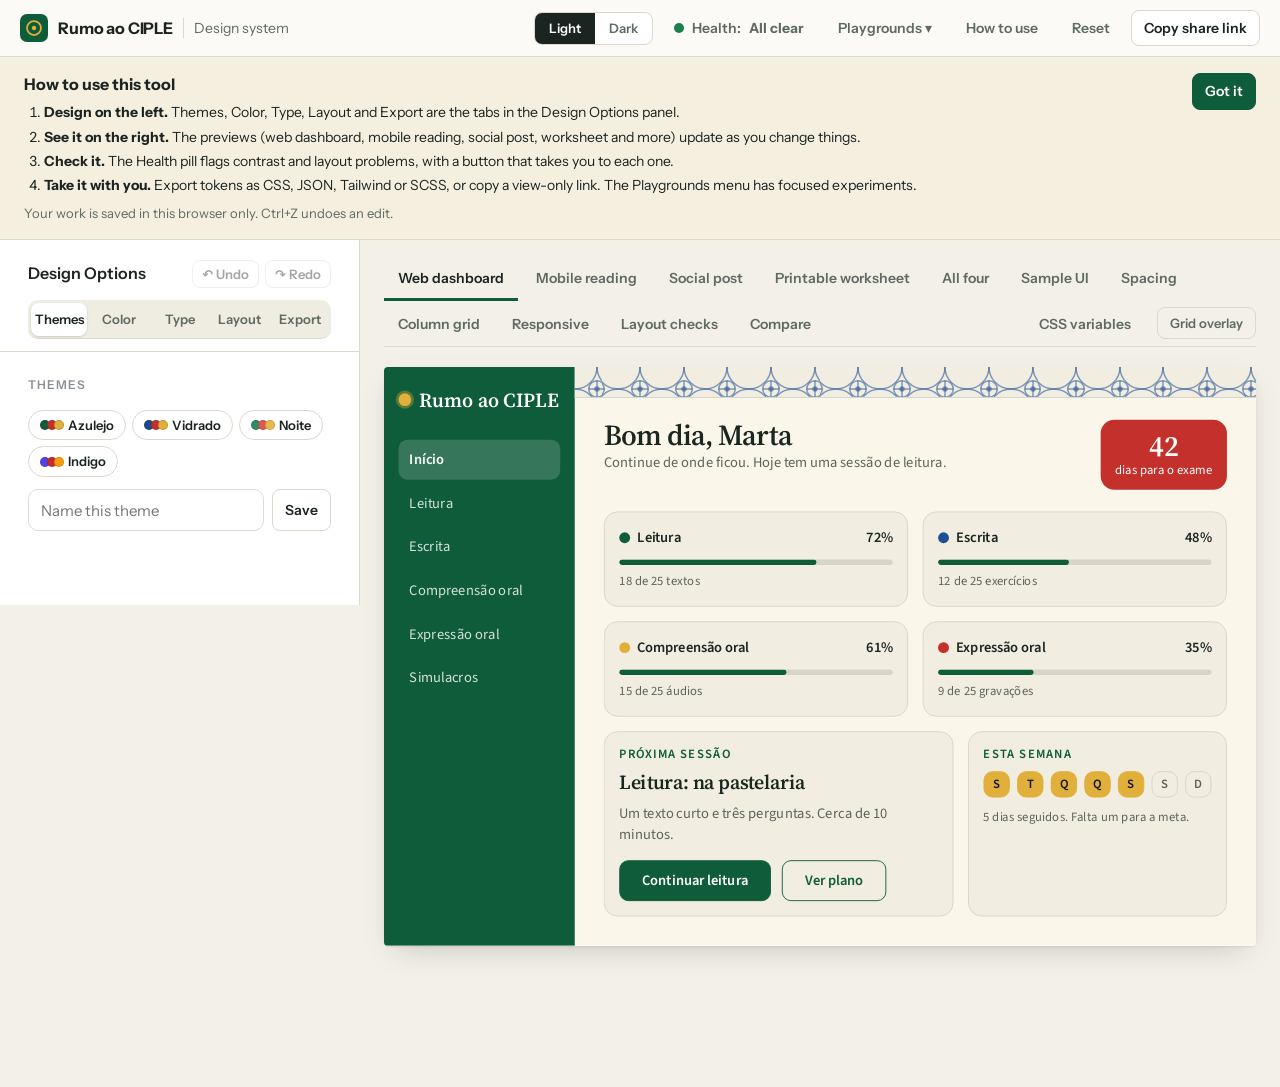
<file: index.html>
<!doctype html>
<html lang="en">
<head>
<meta charset="utf-8">
<meta name="viewport" content="width=device-width, initial-scale=1">
<title>Rumo ao CIPLE Design System</title>
<meta name="description" content="Set colour, type, spacing and shape once. See them on a study dashboard, a reading exercise, a social post and a printable worksheet, then export CSS variables or share a view-only link.">
<link rel="icon" href="data:image/svg+xml,%3Csvg xmlns='http://www.w3.org/2000/svg' viewBox='0 0 32 32'%3E%3Crect width='32' height='32' rx='7' fill='%230F5C3A'/%3E%3Ccircle cx='16' cy='16' r='8' fill='none' stroke='%23E0B03A' stroke-width='2'/%3E%3Ccircle cx='16' cy='16' r='2.5' fill='%23E0B03A'/%3E%3C/svg%3E">
<link rel="preconnect" href="https://fonts.googleapis.com">
<link rel="preconnect" href="https://fonts.gstatic.com" crossorigin>
<link href="https://fonts.googleapis.com/css2?family=Atkinson+Hyperlegible:wght@400;700&family=DM+Sans:wght@400;500;600;700&family=Fraunces:wght@400;500;600;700&family=Inter:wght@400;500;600;700&family=Instrument+Sans:wght@400;500;600;700&family=JetBrains+Mono:wght@400;500&family=Literata:wght@400;500;600;700&family=Lora:wght@400;500;600;700&family=Nunito+Sans:wght@400;500;600;700&family=Source+Sans+3:wght@400;500;600;700&family=Source+Serif+4:wght@400;500;600;700&display=swap" rel="stylesheet">
<link rel="stylesheet" href="styles.css">
</head>
<body>
<a class="skip" href="#stage">Skip to previews</a>

<header class="top">
  <div class="brand">
    <svg class="mark" viewBox="0 0 32 32" aria-hidden="true"><rect width="32" height="32" rx="8" fill="#0F5C3A"/><circle cx="16" cy="16" r="8" fill="none" stroke="#E0B03A" stroke-width="2"/><circle cx="16" cy="16" r="2.5" fill="#E0B03A"/></svg>
    <span class="brand-name">Rumo ao CIPLE</span>
    <span class="brand-sub">Design system</span>
  </div>
  <div class="top-actions">
    <span class="badge-view" id="viewBadge" hidden>View-only review</span>
    <div class="seg" id="modeSeg" role="radiogroup" aria-label="Palette: Light or Dark">
      <label><input type="radio" name="mode" value="light" checked><span>Light</span></label>
      <label><input type="radio" name="mode" value="dark"><span>Dark</span></label>
    </div>
    <button class="btn ghost health" id="healthPill" type="button" aria-label="Health summary"><span class="hd" aria-hidden="true"></span><span class="hl">Health:</span> <span class="ht">checking…</span></button>
    <div class="menu" id="toolsMenu">
      <button class="btn ghost" id="toolsBtn" type="button" aria-haspopup="true" aria-expanded="false" aria-controls="toolsList">Playgrounds <span aria-hidden="true">&#9662;</span></button>
      <ul class="menu-list" id="toolsList" hidden>
        <li><a href="type-playground.html">Type playground</a></li>
        <li><a href="color-playground.html">Color playground</a></li>
        <li><a href="layout-playground.html">Layout playground</a></li>
        <li><a href="shape-playground.html">Shape playground</a></li>
        <li><a href="token-cascade.html">Token cascade</a></li>
        <li><a href="share-playground.html">Share playground</a></li>
      </ul>
    </div>
    <button class="btn ghost" id="btnHelp" type="button" aria-controls="intro" aria-expanded="false">How to use</button>
    <button class="btn ghost" id="btnReset" type="button">Reset</button>
    <button class="btn" id="btnShare" type="button">Copy share link</button>
    <button class="btn solid" id="btnEdit" type="button" hidden>Open a copy to edit</button>
  </div>
</header>

<section class="intro" id="intro" aria-labelledby="introH" hidden>
  <div class="intro-body">
    <h2 id="introH">How to use this tool</h2>
    <ol>
      <li><strong>Design on the left.</strong> Themes, Color, Type, Layout and Export are the tabs in the Design Options panel.</li>
      <li><strong>See it on the right.</strong> The previews (web dashboard, mobile reading, social post, worksheet and more) update as you change things.</li>
      <li><strong>Check it.</strong> The Health pill flags contrast and layout problems, with a button that takes you to each one.</li>
      <li><strong>Take it with you.</strong> Export tokens as CSS, JSON, Tailwind or SCSS, or copy a view-only link. The Playgrounds menu has focused experiments.</li>
    </ol>
    <p class="intro-note">Your work is saved in this browser only. Ctrl+Z undoes an edit.</p>
  </div>
  <button class="btn solid" id="introClose" type="button">Got it</button>
</section>

<div class="shell">
  <aside class="panel" id="panel" aria-label="Design settings"></aside>

  <main class="main" id="stage" tabindex="-1">
    <div class="tabs" role="tablist" aria-label="Preview format">
      <button role="tab" data-view="web" aria-selected="true">Web dashboard</button>
      <button role="tab" data-view="mobile" aria-selected="false">Mobile reading</button>
      <button role="tab" data-view="social" aria-selected="false">Social post</button>
      <button role="tab" data-view="print" aria-selected="false">Printable worksheet</button>
      <button role="tab" data-view="all" aria-selected="false">All four</button>
      <button role="tab" data-view="ui" aria-selected="false">Sample UI</button>
      <button role="tab" data-view="space" aria-selected="false">Spacing</button>
      <button role="tab" data-view="grid" aria-selected="false">Column grid</button>
      <button role="tab" data-view="resp" aria-selected="false">Responsive</button>
      <button role="tab" data-view="checks" aria-selected="false">Layout checks <span id="ckBadge" class="cbadge" hidden></span></button>
      <button role="tab" data-view="compare" aria-selected="false">Compare</button>
      <button role="tab" data-view="css" aria-selected="false" class="tab-css">CSS variables</button>
      <button type="button" id="btnGrid" class="tab-grid" aria-pressed="false" title="Show the column grid over the previews">Grid overlay</button>
    </div>

    <!-- WEB DASHBOARD -->
    <section class="view on" id="view-web" role="tabpanel">
      <div class="slot"><div class="fit" data-name="Web study dashboard" data-w="960"><div class="frame pv pv-web" lang="pt-PT">
        <aside class="w-side">
          <div class="w-logo"><span class="w-dot"></span>Rumo ao CIPLE</div>
          <nav class="w-nav">
            <span class="on">Início</span><span>Leitura</span><span>Escrita</span><span>Compreensão oral</span><span>Expressão oral</span><span>Simulacros</span>
          </nav>
        </aside>
        <div class="w-main">
          <div class="tile-strip"></div>
          <div class="w-head">
            <div>
              <h1>Bom dia, Marta</h1>
              <p class="muted">Continue de onde ficou. Hoje tem uma sessão de leitura.</p>
            </div>
            <div class="w-count"><strong>42</strong><span>dias para o exame</span></div>
          </div>
          <div class="w-skills">
            <div class="card skill"><div class="s-top"><i class="d d1"></i><h3>Leitura</h3><b>72%</b></div><div class="bar"><u style="width:72%"></u></div><p class="muted sm">18 de 25 textos</p></div>
            <div class="card skill"><div class="s-top"><i class="d d2"></i><h3>Escrita</h3><b>48%</b></div><div class="bar"><u style="width:48%"></u></div><p class="muted sm">12 de 25 exercícios</p></div>
            <div class="card skill"><div class="s-top"><i class="d d3"></i><h3>Compreensão oral</h3><b>61%</b></div><div class="bar"><u style="width:61%"></u></div><p class="muted sm">15 de 25 áudios</p></div>
            <div class="card skill"><div class="s-top"><i class="d d4"></i><h3>Expressão oral</h3><b>35%</b></div><div class="bar"><u style="width:35%"></u></div><p class="muted sm">9 de 25 gravações</p></div>
          </div>
          <div class="w-row">
            <div class="card next">
              <p class="eyebrow">Próxima sessão</p>
              <h2>Leitura: na pastelaria</h2>
              <p class="muted">Um texto curto e três perguntas. Cerca de 10 minutos.</p>
              <div class="btns"><span class="pv-btn">Continuar leitura</span><span class="pv-btn alt">Ver plano</span></div>
            </div>
            <div class="card week">
              <p class="eyebrow">Esta semana</p>
              <div class="days"><span class="x">S</span><span class="x">T</span><span class="x">Q</span><span class="x">Q</span><span class="x">S</span><span>S</span><span>D</span></div>
              <p class="muted sm">5 dias seguidos. Falta um para a meta.</p>
            </div>
          </div>
        </div>
      </div></div></div>
    </section>

    <!-- MOBILE READING -->
    <section class="view" id="view-mobile" role="tabpanel">
      <div class="slot"><div class="fit" data-name="Mobile reading exercise" data-w="360"><div class="frame pv pv-mobile" lang="pt-PT">
        <div class="m-bar"><span class="m-back" aria-hidden="true">&larr;</span><b>Leitura</b><span class="muted">3 de 8</span></div>
        <div class="m-progress"><u style="width:37.5%"></u></div>
        <div class="m-body">
          <p class="eyebrow">Texto · Nível A2</p>
          <h2>Na pastelaria</h2>
          <p class="m-text">Hoje é sábado. A Ana vai à pastelaria da rua das Flores com o irmão. Eles comem dois pastéis de nata e bebem um galão. Depois, vão ao mercado comprar fruta.</p>
          <div class="m-q">
            <h3>O que fazem a Ana e o irmão depois da pastelaria?</h3>
            <div class="opt on"><i></i>Vão ao mercado.</div>
            <div class="opt"><i></i>Vão para casa.</div>
            <div class="opt"><i></i>Vão ao cinema.</div>
          </div>
        </div>
        <div class="m-foot"><span class="pv-btn block">Verificar resposta</span></div>
      </div></div></div>
    </section>

    <!-- SOCIAL POST -->
    <section class="view" id="view-social" role="tabpanel">
      <div class="slot"><div class="fit" data-name="Social vocabulary post" data-w="540"><div class="frame pv pv-social" lang="pt-PT">
        <div class="s-body">
          <p class="s-tag">Vocabulário CIPLE · À mesa</p>
          <h1>o pão</h1>
          <p class="s-tr">bread</p>
          <div class="s-ex"><p>Quero um pão, por favor.</p><small>I would like some bread, please.</small></div>
        </div>
        <div class="s-foot"><span>Rumo ao CIPLE</span><span>Português europeu · A2</span></div>
        <div class="s-tiles"></div>
      </div></div></div>
    </section>

    <!-- PRINT WORKSHEET -->
    <section class="view" id="view-print" role="tabpanel">
      <div class="print-wrap">
        <div class="slot"><div class="fit" data-name="Printable CIPLE worksheet" data-w="794"><div class="frame pv pv-print" lang="pt-PT">
          <div class="p-tiles"></div>
          <div class="p-sheet">
            <p class="eyebrow">Rumo ao CIPLE · Leitura · Nível A2</p>
            <h1>Ficha de prática 03</h1>
            <div class="p-meta"><span>Nome</span><span>Data</span></div>

            <div class="ex">
              <h2><i>1</i>Leia o texto.</h2>
              <p>O Rui mora em Coimbra. Todos os dias, acorda às sete horas e toma o pequeno-almoço com a mãe. Depois, apanha o autocarro para a universidade.</p>
              <p class="q"><b>A que horas acorda o Rui?</b></p>
              <ul class="checks"><li>Às sete horas.</li><li>Às oito horas.</li><li>Às nove horas.</li></ul>
            </div>

            <div class="ex">
              <h2><i>2</i>Complete com <em>ser</em> ou <em>estar</em>.</h2>
              <ol class="fill">
                <li>Eu <u></u> de Lisboa.</li>
                <li>O café <u></u> quente.</li>
                <li>Nós <u></u> estudantes.</li>
              </ol>
            </div>

            <div class="ex">
              <h2><i>3</i>Escreva três frases sobre o seu dia.</h2>
              <div class="rule"></div><div class="rule"></div><div class="rule"></div>
            </div>
          </div>
          <div class="p-foot"><span>Rumo ao CIPLE · Ficha 03</span><span>Página 1 de 1</span></div>
        </div></div></div>

        <aside class="specs" aria-label="Print specification">
          <div class="specs-head">
            <h2>Print specification</h2>
            <button class="btn solid" id="btnPrint" type="button">Print worksheet</button>
          </div>
          <p class="note">Exact values behind this worksheet. Sizes are in pt for print (A4, 1 pt = 1.333 px on screen).</p>
          <div id="specType"></div>
          <div id="specColor"></div>
        </aside>
      </div>
    </section>

    <!-- ALL FOUR -->
    <section class="view" id="view-all" role="tabpanel">
      <div class="all-grid" id="allGrid"></div>
    </section>

    <!-- SAMPLE UI (role colors only, both palettes) -->
    <section class="view" id="view-ui" role="tabpanel">
      <p class="note">An interface built only from the color roles. Light and Dark are separate palettes, shown together. The outlined one is the palette you are editing.</p>
      <div class="previews" id="uiBoth"></div>
    </section>

    <!-- SPACING (named scale, sample cards) -->
    <section class="view" id="view-space" role="tabpanel">
      <div class="spl-head">
        <p class="note">Card padding, the gaps between parts and the gap between cards use only the space names. Change the base unit in the left panel and everything resizes together.</p>
        <label><input type="checkbox" id="splGuides" checked> Show spacing guides</label>
      </div>
      <p class="spl-legend" aria-hidden="true"><span><i style="background:#DCE8FB"></i>Card padding</span><span><i style="background:#F9D9D2"></i>Gap</span></p>
      <div class="spl-stage spl-on" id="splStage"><div class="spl-cards" id="splCards"></div></div>
    </section>

    <!-- COLUMN GRID -->
    <section class="view" id="view-grid" role="tabpanel">
      <p class="note">Columns, gutter and margin come from the Layout grid section in the left panel. Gutter and margin use the space names. Red bands are columns, hatched blue is the margin.</p>
      <div class="lg-stage" id="lgStage">
        <div class="lg-wrap">
          <div class="lg-mg l"></div><div class="lg-mg r"></div>
          <div class="lg-bands" id="lgBands" aria-hidden="true"></div>
          <div id="lgRows"></div>
        </div>
      </div>
      <p class="lg-read" id="lgRead"></p>
    </section>

    <!-- RESPONSIVE STRATEGIES -->
    <section class="view" id="view-resp" role="tabpanel">
      <p class="note">Drag the right edge of the frame (or focus it and use the arrow keys) from 240 to 900 px. Fluid keeps one arrangement and the cards flex. Adaptive uses fixed 160 px cards that jump at your breakpoints. Combination flexes within a breakpoint and reflows between them. Set the mode and breakpoints in the left panel.</p>
      <div class="lay-rstage" id="rstage">
        <div class="lay-ruler" id="rRuler" aria-hidden="true"></div>
        <div class="lay-frame" id="rframe" style="width:640px">
          <div class="lay-rcards" id="rcards" hidden></div>
          <div class="lay-real" id="rreal"></div>
          <div class="lay-handle" id="rhandle" role="slider" tabindex="0" aria-label="Frame width" aria-valuemin="240" aria-valuemax="900" aria-valuenow="640"></div>
        </div>
        <p class="lay-info"><span id="rW"></span><span id="rC"></span><span id="rR"></span></p>
      </div>
    </section>

    <!-- COMPARE -->
    <section class="view" id="view-compare" role="tabpanel">
      <p class="note" id="cmpNote"></p>
      <div class="cmp-ctl">
        <div class="field"><label for="cmpA">Left</label><select id="cmpA"></select></div>
        <button type="button" class="btn" id="cmpSwap" aria-label="Swap left and right">⇄ Swap</button>
        <div class="field"><label for="cmpB">Right</label><select id="cmpB"></select></div>
        <div class="seg" role="radiogroup" aria-label="Screen to compare"><label><input type="radio" name="cmpscreen" value="web" checked><span>Dashboard</span></label><label><input type="radio" name="cmpscreen" value="mobile"><span>Reading</span></label></div>
      </div>
      <div class="cmp-grid">
        <article class="cmp-side" id="cmp-a" aria-labelledby="cmp-a-h">
          <header><h3 id="cmp-a-h"></h3><button type="button" class="btn sm" data-use="a">Use this theme</button></header>
          <div class="cmp-sw" aria-hidden="true"></div><div class="cmp-health"></div><div class="cmp-view"></div>
        </article>
        <article class="cmp-side" id="cmp-b" aria-labelledby="cmp-b-h">
          <header><h3 id="cmp-b-h"></h3><button type="button" class="btn sm" data-use="b">Use this theme</button></header>
          <div class="cmp-sw" aria-hidden="true"></div><div class="cmp-health"></div><div class="cmp-view"></div>
        </article>
      </div>
    </section>

    <!-- HEALTH -->
    <section class="view" id="view-health" role="tabpanel">
      <h2 class="hl-title" id="hlTitle">Checking…</h2>
      <p class="note" id="hlSub"></p>
      <div class="hl-cats" id="hlCats"></div>
      <ul class="hl-list" id="hlList"></ul>
    </section>

    <!-- LAYOUT CHECKS -->
    <section class="view" id="view-checks" role="tabpanel">
      <p class="note">The real dashboard and reading screens, rendered off-screen at each width with your current strategy and breakpoints. Overflow fails. Text under 14 px and tap targets under 44 px warn, and fail below 12 px and 24 px. Reading line length passes at 45 to 75 characters (32 to 60 on phones under 480 px). "Long words" swaps in long Portuguese words to see whether the layout holds.</p>
      <div id="ckOut"></div>
    </section>

    <!-- CSS -->
    <section class="view" id="view-css" role="tabpanel">
      <div class="css-wrap">
        <div class="css-head">
          <div>
            <h2>CSS variables</h2>
            <div class="seg" role="radiogroup" aria-label="Which CSS to show">
              <label><input type="radio" name="csskind" value="shared" checked><span>tokens.css</span></label>
              <label><input type="radio" name="csskind" value="preview"><span>Preview variables</span></label>
            </div>
            <p class="note" id="cssNote"></p>
          </div>
          <div class="css-actions">
            <button class="btn" id="btnCopyCss" type="button">Copy</button>
            <button class="btn solid" id="btnDownloadCss" type="button">Download</button>
          </div>
        </div>
        <pre class="code" id="cssOut" tabindex="0" aria-label="Generated CSS variables"></pre>
      </div>
    </section>
  </main>
</div>

<div class="toast" id="toast" role="status" aria-live="polite"></div>
<script src="app.js"></script>
</body>
</html>
</file>
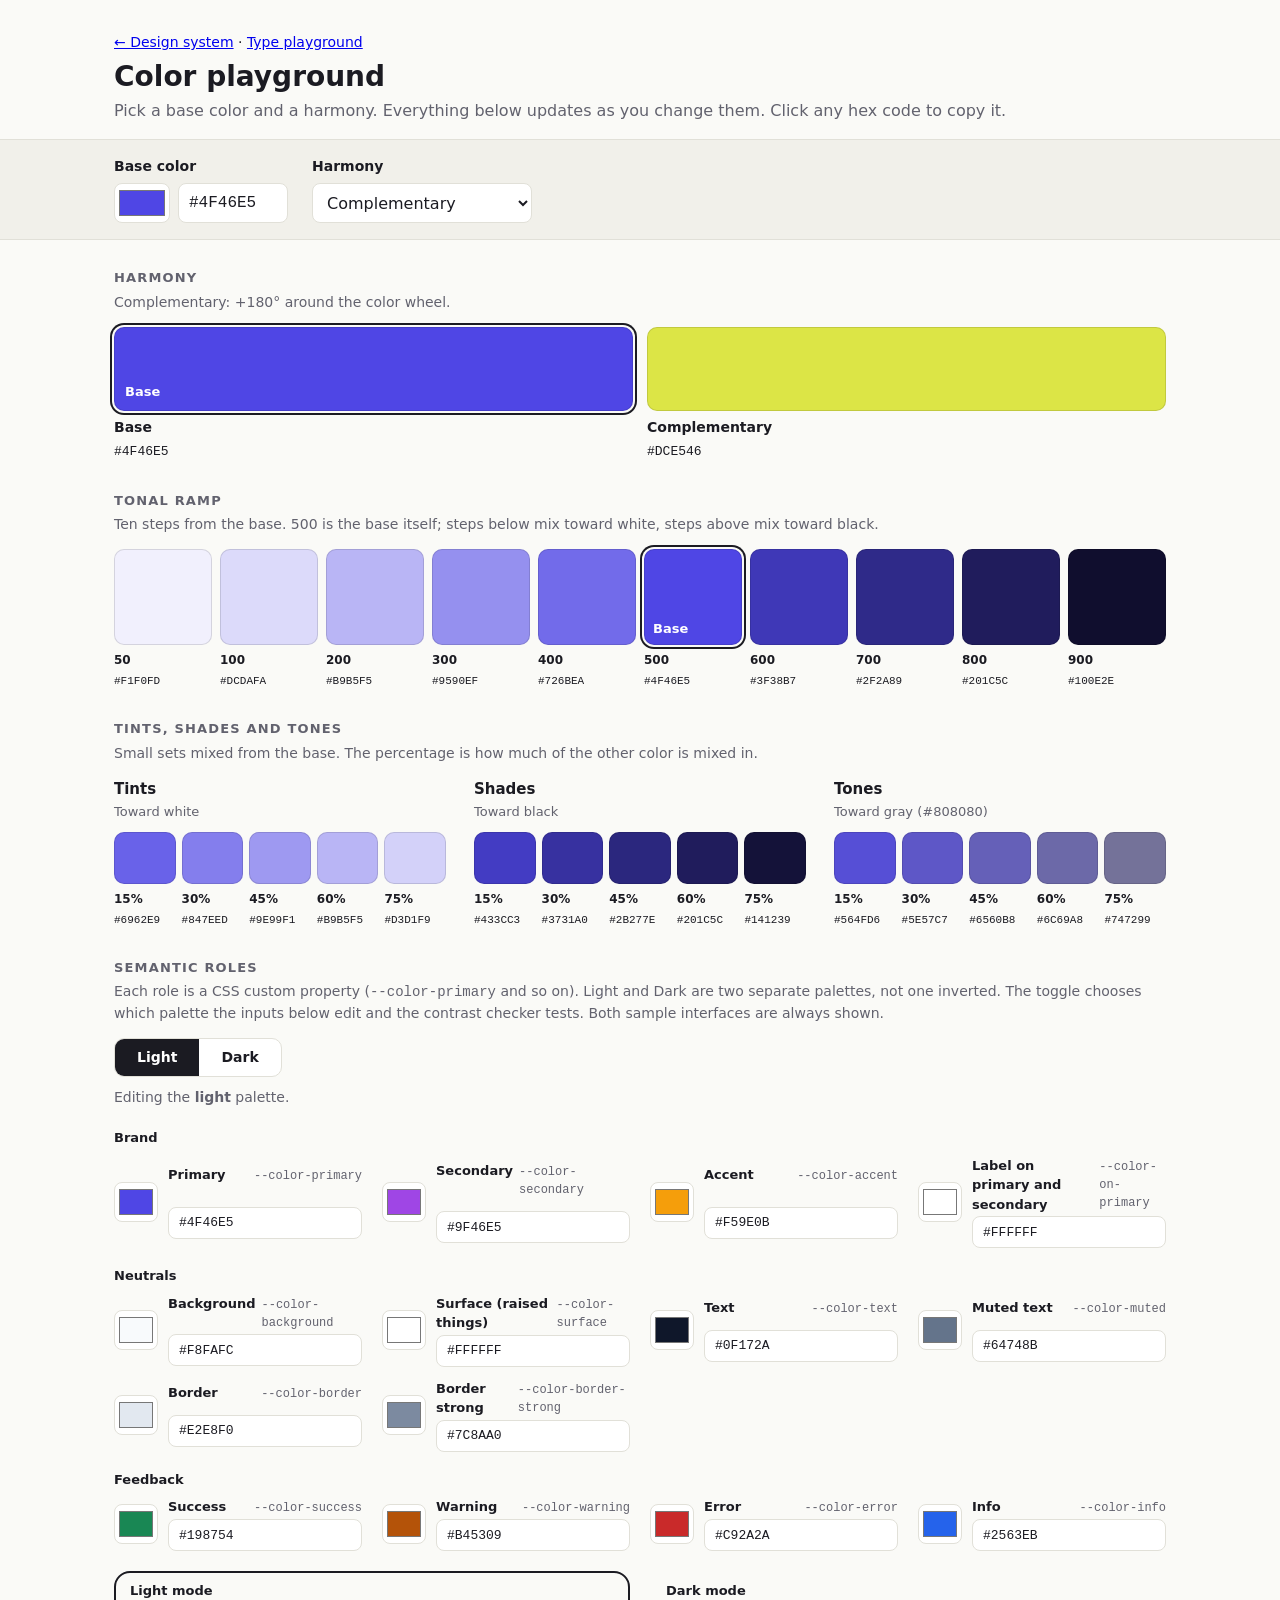
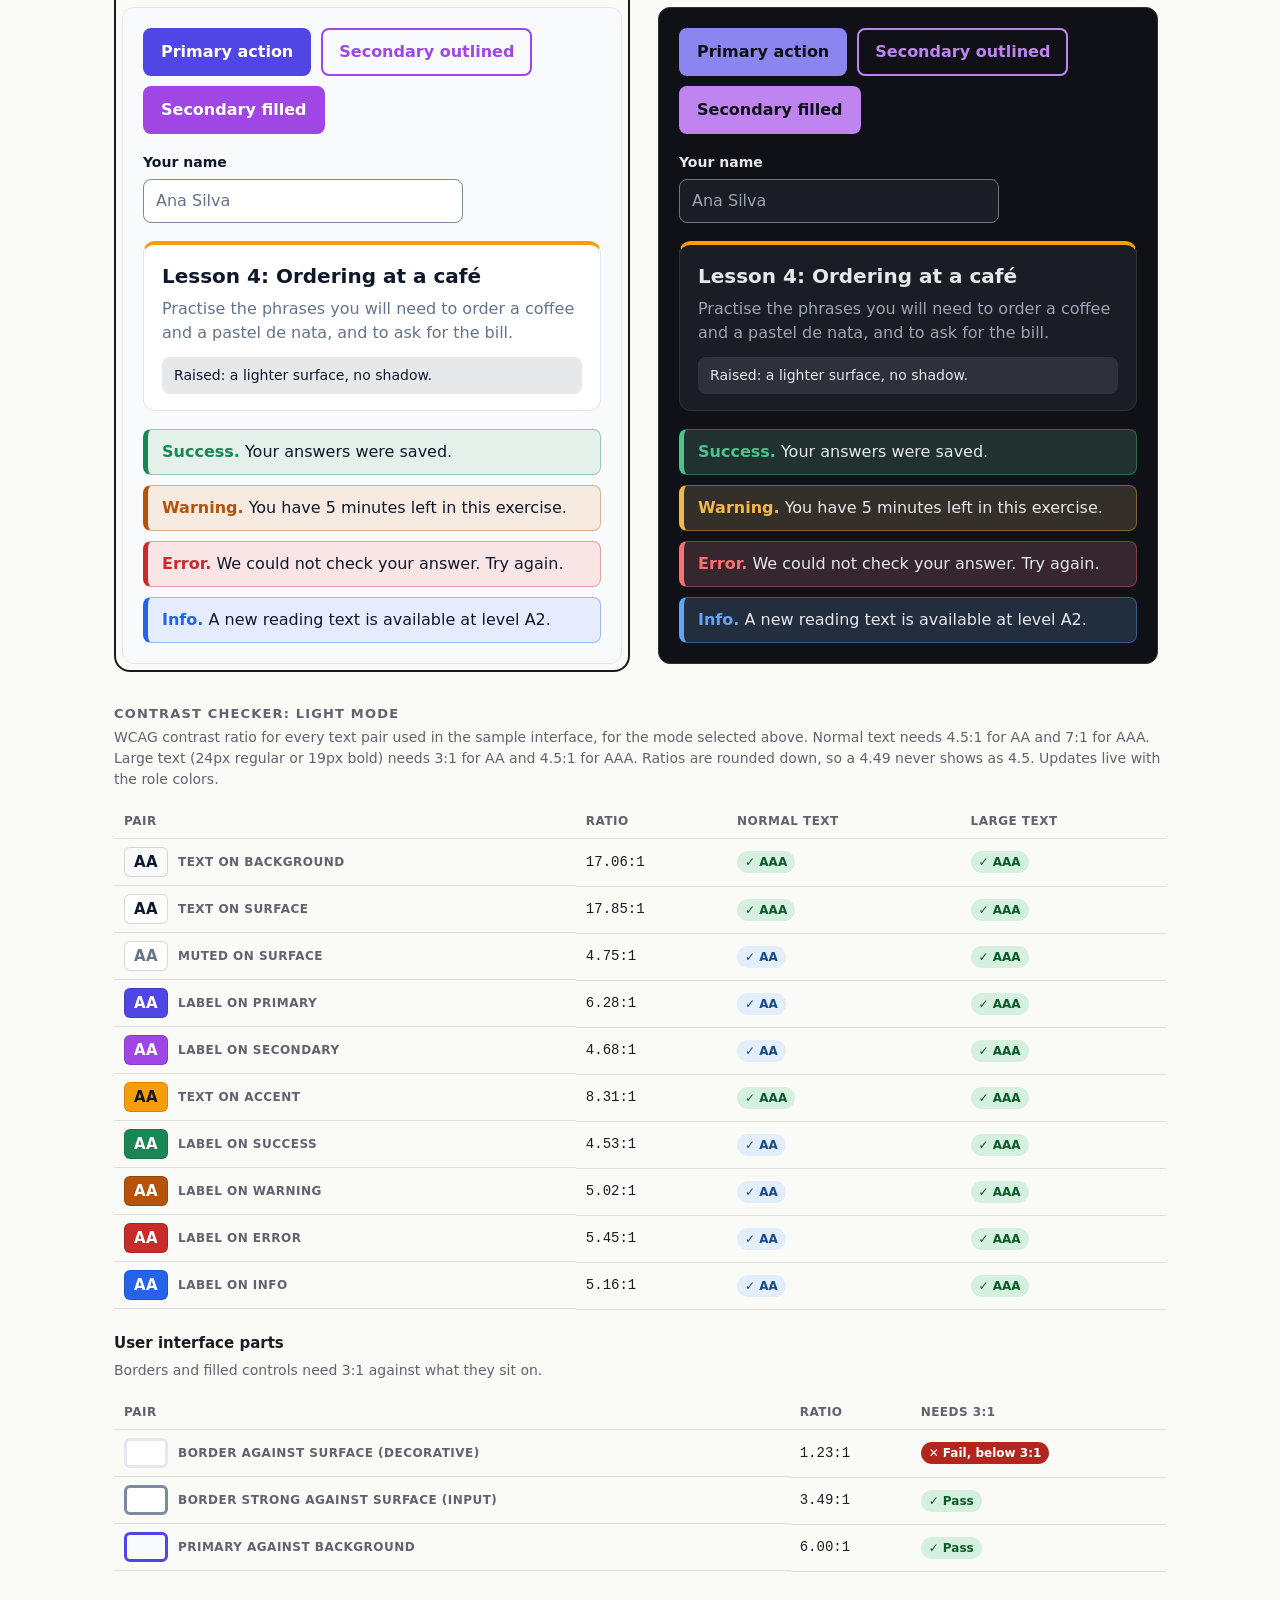
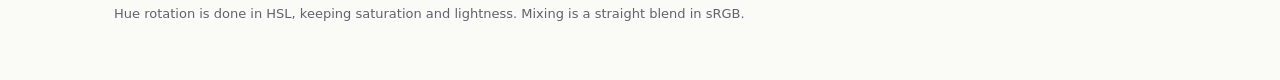
<file: color-playground.html>
<!doctype html>
<html lang="en">
<head>
<meta charset="utf-8">
<meta name="viewport" content="width=device-width, initial-scale=1">
<title>Color Playground</title>
<style>
  :root {
    --bg: #FAFAF7;
    --ink: #1B1B22;
    --muted: #62626E;
    --line: #E1E0D8;
    --focus: #1E4F94;
    --ui: system-ui, -apple-system, 'Segoe UI', sans-serif;
    --mono: ui-monospace, 'Cascadia Mono', Consolas, monospace;
  }
  * { box-sizing: border-box; }
  body { margin: 0; background: var(--bg); color: var(--ink); font: 16px/1.5 var(--ui); }
  :focus-visible { outline: 2px solid var(--focus); outline-offset: 2px; }
  .wrap { max-width: 1100px; margin: 0 auto; padding: 0 24px; }

  header.page { padding: 32px 0 16px; }
  header.page h1 { margin: 0; font-size: 28px; line-height: 1.15; }
  header.page p { margin: 6px 0 0; color: var(--muted); }

  .controls { background: #F1F0EA; border-block: 1px solid var(--line); }
  .controls .wrap { display: flex; gap: 24px; flex-wrap: wrap; align-items: end; padding-block: 16px; }
  .field { display: grid; gap: 6px; }
  .field label { font-weight: 600; font-size: 14px; }
  .pick { display: flex; gap: 8px; align-items: center; }
  input[type=color] { width: 56px; height: 40px; padding: 2px; border: 1px solid var(--line); border-radius: 8px; background: #fff; cursor: pointer; }
  input[type=text], select { height: 40px; border: 1px solid var(--line); border-radius: 8px; background: #fff; padding: 0 10px; font: inherit; color: inherit; }
  input[type=text] { width: 110px; font-family: var(--mono); text-transform: uppercase; }
  input[type=text].bad { border-color: #B3261E; }
  select { min-width: 220px; }

  section.block { padding: 28px 0 4px; }
  h2 { margin: 0 0 4px; font-size: 13px; letter-spacing: .09em; text-transform: uppercase; color: var(--muted); }
  .sub { margin: 0 0 14px; color: var(--muted); font-size: 14px; }

  .swatches { display: grid; grid-template-columns: repeat(auto-fit, minmax(150px, 1fr)); gap: 14px; }
  .ramp { display: grid; grid-template-columns: repeat(10, minmax(0, 1fr)); gap: 8px; }
  .sets { display: grid; grid-template-columns: repeat(3, minmax(0, 1fr)); gap: 28px; }
  .small { display: grid; grid-template-columns: repeat(5, minmax(0, 1fr)); gap: 6px; }

  .sw { display: grid; gap: 6px; min-width: 0; }
  .chip { height: 84px; border-radius: 10px; border: 1px solid rgba(0,0,0,.12); display: flex; align-items: flex-end; padding: 8px 10px; font-weight: 600; font-size: 13px; }
  .small .chip { height: 52px; padding: 4px 6px; font-size: 11px; }
  .ramp .chip { height: 96px; padding: 6px 8px; }
  .sw .name { font-weight: 600; font-size: 14px; }
  .small .sw .name, .ramp .sw .name { font-size: 12px; }
  .sw .hex { font-family: var(--mono); font-size: 13px; text-transform: uppercase; color: var(--ink); background: none; border: 0; padding: 0; text-align: left; cursor: copy; }
  .small .sw .hex, .ramp .sw .hex { font-size: 11px; }
  .sw .hex:hover { text-decoration: underline; }
  .sw.base .chip { box-shadow: 0 0 0 2px var(--bg), 0 0 0 4px var(--ink); }

  .set h3 { margin: 0 0 2px; font-size: 15px; }
  .set p { margin: 0 0 10px; color: var(--muted); font-size: 13px; }

  /* ---------- semantic roles ---------- */
  .roles { display: grid; grid-template-columns: repeat(auto-fill, minmax(230px, 1fr)); gap: 12px 20px; margin: 0 0 20px; }
  .role { display: grid; grid-template-columns: auto 1fr; gap: 2px 10px; align-items: center; }
  .role input[type=color] { grid-row: span 2; width: 44px; height: 40px; }
  .role label { font-weight: 600; font-size: 13px; }
  .role code { font-family: var(--mono); font-size: 12px; color: var(--muted); }
  .role input[type=text] { width: 100%; height: 32px; font-size: 13px; }
  .role .names { display: flex; justify-content: space-between; gap: 6px; align-items: baseline; }
  .role .choice { grid-column: 1 / -1; display: flex; gap: 6px; align-items: center; font-size: 12px; color: var(--muted); margin-top: 4px; }
  .role .choice[hidden] { display: none; }
  .role .choice button { font: inherit; font-size: 12px; font-weight: 600; padding: 3px 10px; border-radius: 6px; border: 1px solid var(--line); background: #fff; cursor: pointer; }
  .groupH { grid-column: 1 / -1; font-size: 13px; font-weight: 700; margin: 6px 0 -4px; }

  .seg { display: inline-flex; border: 1px solid var(--line); border-radius: 10px; overflow: hidden; background: #fff; }
  .seg label { cursor: pointer; }
  .seg input { position: absolute; opacity: 0; pointer-events: none; }
  .seg span { display: block; padding: 8px 22px; font-weight: 600; font-size: 14px; }
  .seg input:checked + span { background: var(--ink); color: #fff; }
  .seg input:focus-visible + span { outline: 2px solid var(--focus); outline-offset: -3px; }

  .previews { display: grid; grid-template-columns: repeat(2, minmax(0, 1fr)); gap: 20px; align-items: start; }
  .pvw { margin: 0; min-width: 0; border-radius: 16px; padding: 6px; border: 2px solid transparent; }
  .pvw.sel { border-color: var(--ink); }
  .pvw figcaption { font-weight: 700; font-size: 13px; padding: 2px 8px 6px; }
  .ui { background: var(--color-background); color: var(--color-text); border: 1px solid var(--color-border); border-radius: 12px; padding: 20px; display: grid; gap: 18px; }
  .ui .row { display: flex; gap: 10px; flex-wrap: wrap; }
  .ui .btn { font: inherit; font-weight: 600; padding: 10px 16px; border-radius: 8px; cursor: pointer; border: 2px solid transparent; }
  .ui .btn.primary { background: var(--color-primary); color: var(--color-on-primary); border-color: var(--color-primary); }
  .ui .btn.secondary { background: transparent; color: var(--color-secondary); border-color: var(--color-secondary); }
  .ui .btn.secondary-fill { background: var(--color-secondary); color: var(--color-on-primary); border-color: var(--color-secondary); }
  .ui .btn:focus-visible { outline: 3px solid var(--color-accent); outline-offset: 2px; }
  .ui .field-demo { display: grid; gap: 6px; max-width: 320px; }
  .ui .field-demo span { font-weight: 600; font-size: 14px; color: var(--color-text); }
  .ui .field-demo input { font: inherit; padding: 9px 12px; border-radius: 8px; background: var(--color-surface); color: var(--color-text); border: 1.5px solid var(--color-border-strong); height: auto; width: 100%; text-transform: none; }
  .ui .field-demo input::placeholder { color: var(--color-muted); opacity: 1; }
  .ui .field-demo input:focus-visible { outline: 3px solid var(--color-accent); outline-offset: 1px; }
  /* Raised = a lighter surface, never a drop shadow. */
  .ui .card { background: var(--color-surface); border: 1px solid var(--color-border); border-radius: 12px; padding: 16px 18px; border-top: 4px solid var(--color-accent); }
  .ui .card h3 { margin: 0 0 6px; font-size: 20px; color: var(--color-text); }
  .ui .card p { margin: 0; color: var(--color-muted); }
  .ui .card .tip { margin-top: 12px; padding: 8px 12px; border-radius: 8px; background: color-mix(in srgb, var(--color-surface) 90%, var(--color-text)); color: var(--color-text); font-size: 14px; }
  .ui .alerts { display: grid; gap: 10px; }
  .ui .alert { --c: var(--color-info); background: color-mix(in srgb, var(--c) 12%, var(--color-surface)); border: 1px solid color-mix(in srgb, var(--c) 45%, var(--color-surface)); border-left: 5px solid var(--c); border-radius: 8px; padding: 10px 14px; color: var(--color-text); }
  .ui .alert strong { color: var(--c); }
  .ui .alert.success { --c: var(--color-success); }
  .ui .alert.warning { --c: var(--color-warning); }
  .ui .alert.error { --c: var(--color-error); }
  .ui .alert.info { --c: var(--color-info); }
  @media (max-width: 900px) { .previews { grid-template-columns: minmax(0, 1fr); } }

  /* ---------- contrast checker ---------- */
  .tw { overflow-x: auto; }
  table.ct { border-collapse: collapse; width: 100%; min-width: 640px; font-size: 14px; }
  table.ct th, table.ct td { text-align: left; padding: 8px 10px; border-bottom: 1px solid var(--line); vertical-align: middle; }
  table.ct th { font-size: 12px; letter-spacing: .04em; text-transform: uppercase; color: var(--muted); }
  table.ct .pair { display: flex; align-items: center; gap: 10px; font-weight: 600; }
  table.ct .pchip { width: 44px; height: 30px; border-radius: 6px; border: 1px solid rgba(0,0,0,.15); display: grid; place-items: center; font-weight: 700; font-size: 15px; flex: none; }
  table.ct .ratio { font-family: var(--mono); font-variant-numeric: tabular-nums; white-space: nowrap; }
  .badge { display: inline-block; padding: 2px 8px; border-radius: 999px; font-weight: 700; font-size: 12px; }
  .badge.aaa { background: #D6F0DF; color: #0B5A2B; }
  .badge.aa { background: #E3EEFB; color: #174A8B; }
  .badge.fail { background: #B3261E; color: #fff; }
  .badge.ok { background: #D6F0DF; color: #0B5A2B; }
  h3.ch { margin: 22px 0 6px; font-size: 15px; }

  footer { padding: 28px 0 56px; color: var(--muted); font-size: 13px; }
  .toast { position: fixed; left: 50%; bottom: 20px; transform: translate(-50%, 16px); background: var(--ink); color: #fff; padding: 8px 14px; border-radius: 8px; opacity: 0; transition: opacity .2s, transform .2s; pointer-events: none; font-weight: 600; font-size: 14px; }
  .toast.on { opacity: 1; transform: translate(-50%, 0); }

  @media (max-width: 860px) {
    .ramp { grid-template-columns: repeat(5, minmax(0, 1fr)); }
    .sets { grid-template-columns: minmax(0, 1fr); }
  }
  @media (max-width: 520px) {
    .controls .wrap { display: grid; }
    select { min-width: 0; width: 100%; }
  }
  @media (pointer: coarse), (max-width: 640px) { nav a { display: inline-block; padding: 8px 2px; } }
  @media (pointer: coarse), (max-width: 640px) { .sw .hex { padding: 9px 0; }}
</style>
</head>
<body>

<header class="page"><div class="wrap">
  <nav aria-label="Pages" style="font-size:14px;margin-bottom:8px"><a href="index.html">← Design system</a> · <a href="type-playground.html">Type playground</a></nav>
  <h1>Color playground</h1>
  <p>Pick a base color and a harmony. Everything below updates as you change them. Click any hex code to copy it.</p>
</div></header>

<section class="controls" aria-label="Color controls"><div class="wrap">
  <div class="field">
    <label for="color">Base color</label>
    <div class="pick">
      <input type="color" id="color" value="#4f46e5">
      <input type="text" id="hex" value="#4F46E5" maxlength="7" spellcheck="false" aria-label="Base color hex code">
    </div>
  </div>
  <div class="field">
    <label for="harmony">Harmony</label>
    <select id="harmony">
      <option value="complementary">Complementary</option>
      <option value="analogous">Analogous</option>
      <option value="triadic">Triadic</option>
      <option value="split">Split complementary</option>
    </select>
  </div>
</div></section>

<main class="wrap">
  <section class="block" aria-labelledby="hH">
    <h2 id="hH">Harmony</h2>
    <p class="sub" id="hSub"></p>
    <div class="swatches" id="harmonyOut" aria-live="polite"></div>
  </section>

  <section class="block" aria-labelledby="rH">
    <h2 id="rH">Tonal ramp</h2>
    <p class="sub">Ten steps from the base. 500 is the base itself; steps below mix toward white, steps above mix toward black.</p>
    <div class="ramp" id="rampOut"></div>
  </section>

  <section class="block" aria-labelledby="sH">
    <h2 id="sH">Tints, shades and tones</h2>
    <p class="sub">Small sets mixed from the base. The percentage is how much of the other color is mixed in.</p>
    <div class="sets">
      <div class="set"><h3>Tints</h3><p>Toward white</p><div class="small" id="tintOut"></div></div>
      <div class="set"><h3>Shades</h3><p>Toward black</p><div class="small" id="shadeOut"></div></div>
      <div class="set"><h3>Tones</h3><p>Toward gray (#808080)</p><div class="small" id="toneOut"></div></div>
    </div>
  </section>

  <section class="block" aria-labelledby="roH">
    <h2 id="roH">Semantic roles</h2>
    <p class="sub">Each role is a CSS custom property (<code>--color-primary</code> and so on). Light and Dark are two separate palettes, not one inverted. The toggle chooses which palette the inputs below edit and the contrast checker tests. Both sample interfaces are always shown.</p>
    <div class="seg" role="radiogroup" aria-label="Palette to edit">
      <label><input type="radio" name="mode" value="light" checked><span>Light</span></label>
      <label><input type="radio" name="mode" value="dark"><span>Dark</span></label>
    </div>
    <p class="sub" style="margin-top:10px">Editing the <strong id="editing">light</strong> palette.</p>
    <div class="roles" id="roleIn"></div>
    <div class="previews" id="previews"></div>
  </section>

  <section class="block" aria-labelledby="ctH">
    <h2 id="ctH">Contrast checker: <span id="ctMode">Light mode</span></h2>
    <p class="sub">WCAG contrast ratio for every text pair used in the sample interface, for the mode selected above. Normal text needs 4.5:1 for AA and 7:1 for AAA. Large text (24px regular or 19px bold) needs 3:1 for AA and 4.5:1 for AAA. Ratios are rounded down, so a 4.49 never shows as 4.5. Updates live with the role colors.</p>
    <div class="tw"><table class="ct">
      <thead><tr><th scope="col">Pair</th><th scope="col">Ratio</th><th scope="col">Normal text</th><th scope="col">Large text</th></tr></thead>
      <tbody id="ctRows"></tbody>
    </table></div>
    <h3 class="ch">User interface parts</h3>
    <p class="sub">Borders and filled controls need 3:1 against what they sit on.</p>
    <div class="tw"><table class="ct">
      <thead><tr><th scope="col">Pair</th><th scope="col">Ratio</th><th scope="col">Needs 3:1</th></tr></thead>
      <tbody id="uiRows"></tbody>
    </table></div>
  </section>
</main>

<footer><div class="wrap">Hue rotation is done in HSL, keeping saturation and lightness. Mixing is a straight blend in sRGB.</div></footer>
<div class="toast" id="toast" role="status" aria-live="polite"></div>

<script>
(() => {
  const $ = id => document.getElementById(id);

  /* ---------- color maths ---------- */
  const hexOk = h => /^#[0-9a-f]{6}$/i.test(h);
  const toRgb = h => [1, 3, 5].map(i => parseInt(h.slice(i, i + 2), 16));
  const toHex = rgb => '#' + rgb.map(v => Math.round(Math.min(255, Math.max(0, v))).toString(16).padStart(2, '0')).join('').toUpperCase();

  function rgbToHsl([r, g, b]) {
    r /= 255; g /= 255; b /= 255;
    const max = Math.max(r, g, b), min = Math.min(r, g, b), d = max - min;
    const l = (max + min) / 2;
    let h = 0, s = 0;
    if (d) {
      s = d / (1 - Math.abs(2 * l - 1));
      if (max === r) h = ((g - b) / d) % 6;
      else if (max === g) h = (b - r) / d + 2;
      else h = (r - g) / d + 4;
      h *= 60; if (h < 0) h += 360;
    }
    return [h, s, l];
  }
  function hslToRgb([h, s, l]) {
    const c = (1 - Math.abs(2 * l - 1)) * s, x = c * (1 - Math.abs((h / 60) % 2 - 1)), m = l - c / 2;
    const [r, g, b] = h < 60 ? [c, x, 0] : h < 120 ? [x, c, 0] : h < 180 ? [0, c, x] : h < 240 ? [0, x, c] : h < 300 ? [x, 0, c] : [c, 0, x];
    return [(r + m) * 255, (g + m) * 255, (b + m) * 255];
  }
  const rotate = (hex, deg) => { const [h, s, l] = rgbToHsl(toRgb(hex)); return toHex(hslToRgb([((h + deg) % 360 + 360) % 360, s, l])); };

  // t = 0 returns the base exactly; t = 1 returns the target.
  const mix = (hex, target, t) => { const a = toRgb(hex), b = toRgb(target); return toHex(a.map((v, i) => v + (b[i] - v) * t)); };
  const lum = hex => toRgb(hex).map(v => { v /= 255; return v <= .03928 ? v / 12.92 : ((v + .055) / 1.055) ** 2.4; }).reduce((s, v, i) => s + v * [.2126, .7152, .0722][i], 0);
  const textOn = hex => (lum(hex) > .36 ? '#111111' : '#FFFFFF');

  /* ---------- definitions ---------- */
  const HARMONIES = {
    complementary: { name: 'Complementary', steps: [['Complementary', 180]] },
    analogous:     { name: 'Analogous',     steps: [['Analogous −30°', -30], ['Analogous +30°', 30]] },
    triadic:       { name: 'Triadic',       steps: [['Triadic +120°', 120], ['Triadic +240°', 240]] },
    split:         { name: 'Split complementary', steps: [['Split +150°', 150], ['Split +210°', 210]] },
  };
  // Share of white (below 500) or black (above 500) mixed in. 500 is 0, so it is exactly the base.
  const RAMP = [[50, 'white', .92], [100, 'white', .8], [200, 'white', .6], [300, 'white', .4], [400, 'white', .2],
                [500, null, 0],
                [600, 'black', .2], [700, 'black', .4], [800, 'black', .6], [900, 'black', .8]];
  const AMOUNTS = [.15, .3, .45, .6, .75];

  /* ---------- rendering ---------- */
  const swatch = (name, hex, cls = '') =>
    `<div class="sw ${cls}"><div class="chip" style="background:${hex};color:${textOn(hex)}">${cls === 'base' ? 'Base' : ''}</div>` +
    `<span class="name">${name}</span><button type="button" class="hex" data-hex="${hex}" title="Copy ${hex}">${hex}</button></div>`;

  function render(base) {
    base = base.toUpperCase();
    const key = $('harmony').value, h = HARMONIES[key];

    let items = h.steps.map(([label, deg]) => ({ label, hex: rotate(base, deg) }));
    let html = '';
    if (key === 'analogous') {
      html = swatch(items[0].label, items[0].hex) + swatch('Base', base, 'base') + swatch(items[1].label, items[1].hex);
    } else {
      html = swatch('Base', base, 'base') + items.map(i => swatch(i.label, i.hex)).join('');
    }
    $('harmonyOut').innerHTML = html;
    $('hSub').textContent = h.name + ': ' + h.steps.map(([, d]) => (d > 0 ? '+' : d < 0 ? '−' : '') + Math.abs(d) + '°').join(' and ') + ' around the color wheel.';

    $('rampOut').innerHTML = RAMP.map(([n, to, t]) => {
      const hex = to ? mix(base, to === 'white' ? '#FFFFFF' : '#000000', t) : base;
      return swatch(String(n), hex, n === 500 ? 'base' : '');
    }).join('');

    const set = (target, id) => { $(id).innerHTML = AMOUNTS.map(t => swatch(Math.round(t * 100) + '%', mix(base, target, t))).join(''); };
    set('#FFFFFF', 'tintOut'); set('#000000', 'shadeOut'); set('#808080', 'toneOut');
  }

  /* ---------- controls ---------- */
  const picker = $('color'), hexIn = $('hex');
  const current = () => picker.value.toUpperCase();
  picker.addEventListener('input', () => { hexIn.value = current(); hexIn.classList.remove('bad'); render(current()); });
  hexIn.addEventListener('input', () => {
    let v = hexIn.value.trim(); if (v && v[0] !== '#') v = '#' + v;
    if (hexOk(v)) { picker.value = v.toLowerCase(); hexIn.classList.remove('bad'); render(v); } else hexIn.classList.add('bad');
  });
  $('harmony').addEventListener('change', () => render(current()));

  let tt = 0;
  document.addEventListener('click', async e => {
    const b = e.target.closest('[data-hex]'); if (!b) return;
    const t = $('toast');
    try { await navigator.clipboard.writeText(b.dataset.hex); t.textContent = 'Copied ' + b.dataset.hex; }
    catch (err) { t.textContent = b.dataset.hex + ' (select and copy)'; }
    t.classList.add('on'); clearTimeout(tt); tt = setTimeout(() => t.classList.remove('on'), 1600);
  });

  render(current());

  /* ---------- semantic roles: two separate palettes ---------- */
  const ROLES = [
    ['Brand', [['primary', 'Primary'], ['secondary', 'Secondary'], ['accent', 'Accent'], ['on-primary', 'Label on primary and secondary']]],
    ['Neutrals', [['background', 'Background'], ['surface', 'Surface (raised things)'], ['text', 'Text'],
                  ['muted', 'Muted text'], ['border', 'Border'], ['border-strong', 'Border strong']]],
    ['Feedback', [['success', 'Success'], ['warning', 'Warning'], ['error', 'Error'], ['info', 'Info']]],
  ];
  // Dark is its own palette: lifted, softened brand and feedback colors, dark gray ground, off-white text.
  const PAL = {
    light: { primary: '#4f46e5', secondary: '#9f46e5', accent: '#f59e0b', 'on-primary': '#ffffff',
             background: '#f8fafc', surface: '#ffffff', text: '#0f172a', muted: '#64748b', border: '#e2e8f0', 'border-strong': '#7c8aa0',
             success: '#198754', warning: '#b45309', error: '#c92a2a', info: '#2563eb' },
    dark:  { primary: '#8b85f0', secondary: '#c084f0', accent: '#f59e0b', 'on-primary': '#0f1117',
             background: '#0f1117', surface: '#1a1d24', text: '#e6e8ec', muted: '#9aa4b2', border: '#2c313c', 'border-strong': '#6b7688',
             success: '#4cc38a', warning: '#f2b84b', error: '#f87171', info: '#60a5fa' },
  };
  let mode = 'light';
  const MODE_NAME = { light: 'Light', dark: 'Dark' };

  const PREVIEW = `
    <div class="row">
      <button type="button" class="btn primary">Primary action</button>
      <button type="button" class="btn secondary">Secondary outlined</button>
      <button type="button" class="btn secondary-fill">Secondary filled</button>
    </div>
    <label class="field-demo"><span>Your name</span><input type="text" placeholder="Ana Silva"></label>
    <div class="card">
      <h3>Lesson 4: Ordering at a café</h3>
      <p>Practise the phrases you will need to order a coffee and a pastel de nata, and to ask for the bill.</p>
      <div class="tip">Raised: a lighter surface, no shadow.</div>
    </div>
    <div class="alerts">
      <div class="alert success"><strong>Success.</strong> Your answers were saved.</div>
      <div class="alert warning"><strong>Warning.</strong> You have 5 minutes left in this exercise.</div>
      <div class="alert error"><strong>Error.</strong> We could not check your answer. Try again.</div>
      <div class="alert info"><strong>Info.</strong> A new reading text is available at level A2.</div>
    </div>`;
  $('previews').innerHTML = ['light', 'dark'].map(m =>
    `<figure class="pvw" id="pw-${m}"><figcaption>${MODE_NAME[m]} mode</figcaption><div class="ui" id="ui-${m}" style="color-scheme:${m}">${PREVIEW}</div></figure>`).join('');

  function applyVars(m) {
    const el = $('ui-' + m);
    for (const id in PAL[m]) el.style.setProperty('--color-' + id, PAL[m][id]);
  }
  applyVars('light'); applyVars('dark');

  function setRole(id, hex) {
    PAL[mode][id] = hex.toLowerCase();
    applyVars(mode);
    renderContrast();
  }

  /* ---------- contrast checker (runs on the mode being shown) ---------- */
  const ratioOf = (a, b) => { const x = lum(a), y = lum(b); return (Math.max(x, y) + .05) / (Math.min(x, y) + .05); };
  const fmt = r => (Math.floor(r * 100) / 100).toFixed(2) + ':1';
  const grade = (r, aa, aaa) => r >= aaa ? ['aaa', 'AAA'] : r >= aa ? ['aa', 'AA'] : ['fail', 'Fail'];
  const badge = ([c, t]) => `<span class="badge ${c}">${c === 'fail' ? '✕ ' : '✓ '}${t}</span>`;
  const textPairs = () => [
    ['Text on background', 'text', 'background'], ['Text on surface', 'text', 'surface'], ['Muted on surface', 'muted', 'surface'],
    ['Label on primary', 'on-primary', 'primary'], ['Label on secondary', 'on-primary', 'secondary'],
    mode === 'dark' ? ['Label on accent', 'on-primary', 'accent'] : ['Text on accent', 'text', 'accent'],
    ['Label on success', 'on-primary', 'success'], ['Label on warning', 'on-primary', 'warning'], ['Label on error', 'on-primary', 'error'], ['Label on info', 'on-primary', 'info'],
  ];
  const UI_PAIRS = [['Border against surface (decorative)', 'border', 'surface'], ['Border strong against surface (input)', 'border-strong', 'surface'], ['Primary against background', 'primary', 'background']];
  function renderContrast() {
    const P = PAL[mode];
    $('ctMode').textContent = MODE_NAME[mode] + ' mode';
    $('ctRows').innerHTML = textPairs().map(([name, f, b]) => {
      const fg = P[f], bg = P[b], r = ratioOf(fg, bg);
      return `<tr><th scope="row" class="pair"><span class="pchip" style="background:${bg};color:${fg}" aria-hidden="true">Aa</span>${name}</th>` +
        `<td class="ratio">${fmt(r)}</td><td>${badge(grade(r, 4.5, 7))}</td><td>${badge(grade(r, 3, 4.5))}</td></tr>`;
    }).join('');
    $('uiRows').innerHTML = UI_PAIRS.map(([name, f, b]) => {
      const fg = P[f], bg = P[b], r = ratioOf(fg, bg), ok = r >= 3;
      return `<tr><th scope="row" class="pair"><span class="pchip" style="background:${bg};border:3px solid ${fg}" aria-hidden="true"></span>${name}</th>` +
        `<td class="ratio">${fmt(r)}</td><td>${ok ? '<span class="badge ok">✓ Pass</span>' : '<span class="badge fail">✕ Fail, below 3:1</span>'}</td></tr>`;
    }).join('');
  }

  /* ---------- role inputs and the Light / Dark toggle ---------- */
  $('roleIn').innerHTML = ROLES.map(([g, list]) => `<div class="groupH">${g}</div>` + list.map(([id, label]) =>
    `<div class="role"><input type="color" id="rc-${id}" aria-label="${label} color">` +
    `<div class="names"><label for="rh-${id}">${label}</label><code>--color-${id}</code></div>` +
    `<input type="text" id="rh-${id}" maxlength="7" spellcheck="false" aria-label="${label} hex code">` +
    (id === 'on-primary' ? `<div class="choice" id="labelChoice" hidden><span>Dark mode label:</span>` +
      `<button type="button" data-label="dark">Dark</button><button type="button" data-label="white">White</button></div>` : '') +
    `</div>`).join('')).join('');

  function syncInputs() {
    for (const id in PAL[mode]) {
      $('rc-' + id).value = PAL[mode][id];
      $('rh-' + id).value = PAL[mode][id].toUpperCase();
      $('rh-' + id).classList.remove('bad');
    }
    $('labelChoice').hidden = mode !== 'dark';
    $('editing').textContent = MODE_NAME[mode].toLowerCase();
    ['light', 'dark'].forEach(m => $('pw-' + m).classList.toggle('sel', m === mode));
    renderContrast();
  }
  document.querySelectorAll('input[name=mode]').forEach(r => r.addEventListener('change', () => { if (r.checked) { mode = r.value; syncInputs(); } }));
  $('labelChoice').addEventListener('click', e => {
    const b = e.target.closest('[data-label]'); if (!b) return;
    const v = b.dataset.label === 'white' ? '#ffffff' : PAL.dark.background;
    setRole('on-primary', v); syncInputs();
  });
  $('roleIn').addEventListener('input', e => {
    const m = /^(rc|rh)-([\w-]+)$/.exec(e.target.id); if (!m) return;
    const id = m[2];
    if (m[1] === 'rc') { $('rh-' + id).value = e.target.value.toUpperCase(); $('rh-' + id).classList.remove('bad'); setRole(id, e.target.value); }
    else {
      let v = e.target.value.trim(); if (v && v[0] !== '#') v = '#' + v;
      if (hexOk(v)) { $('rc-' + id).value = v.toLowerCase(); e.target.classList.remove('bad'); setRole(id, v); } else e.target.classList.add('bad');
    }
  });
  syncInputs();
})();
</script>
</body>
</html>
</file>
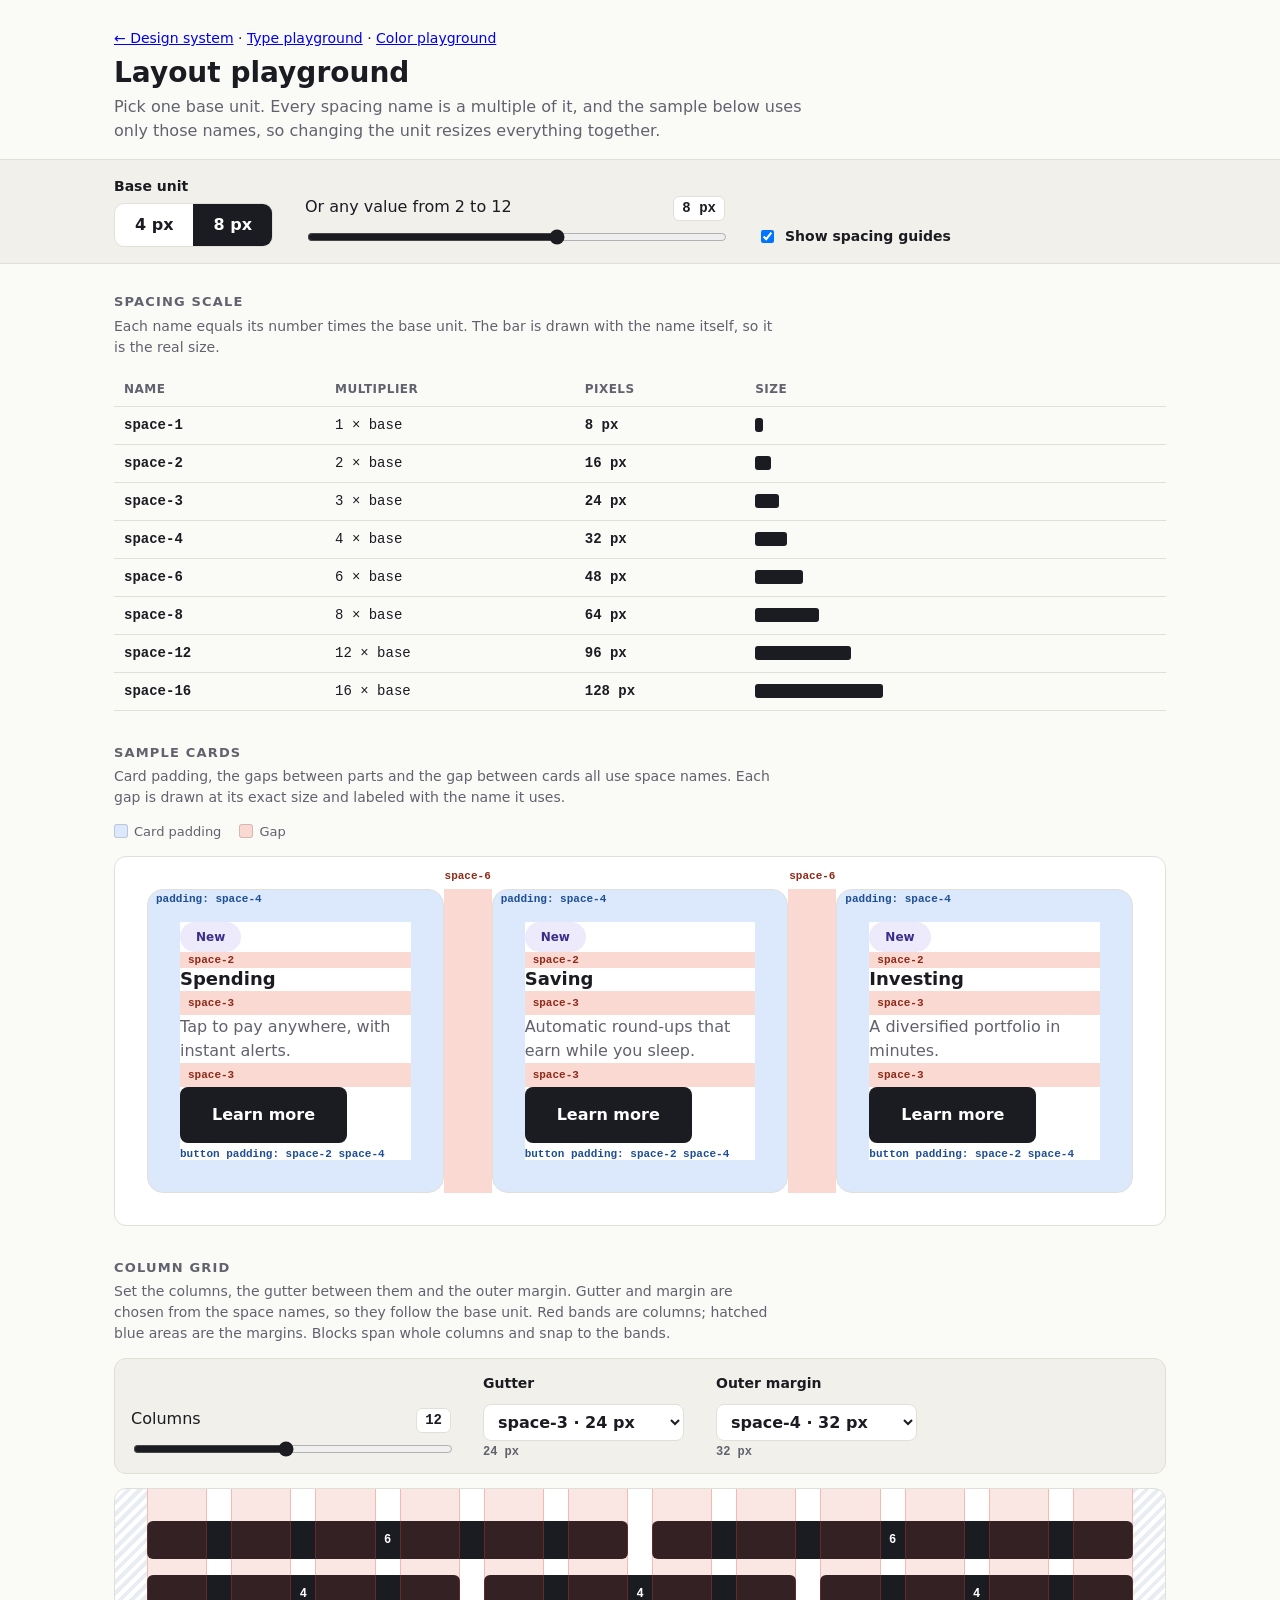
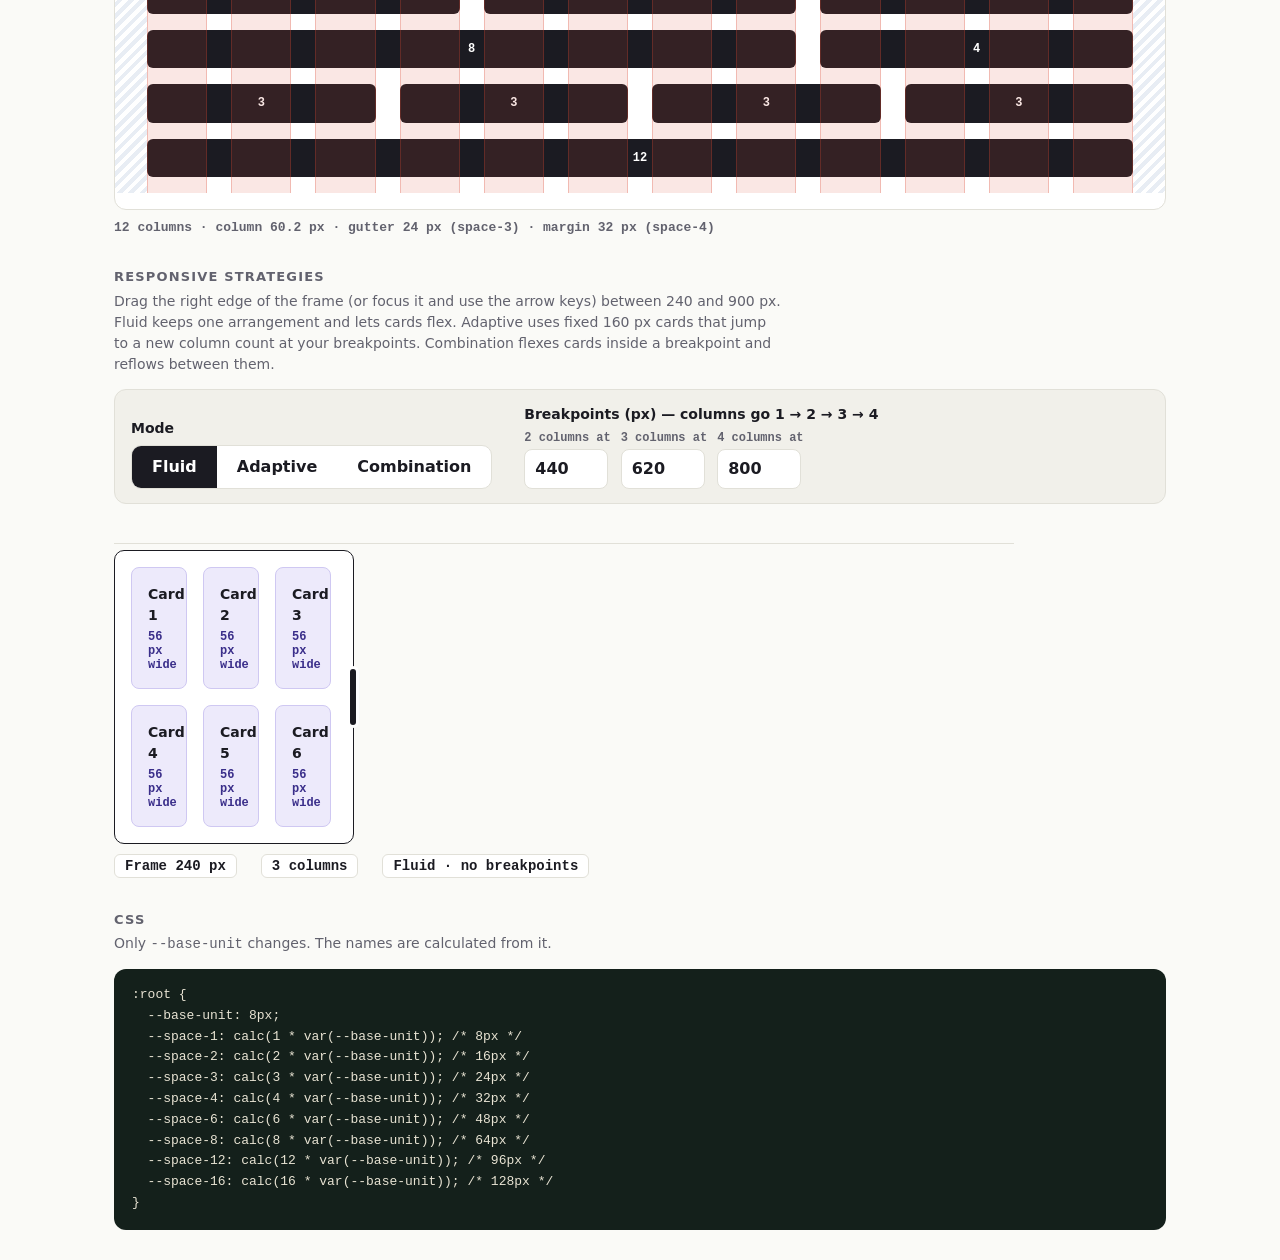
<file: layout-playground.html>
<!doctype html>
<html lang="en">
<head>
<meta charset="utf-8">
<meta name="viewport" content="width=device-width, initial-scale=1">
<title>Layout Playground</title>
<style>
  :root {
    --bg: #FAFAF7;
    --ink: #1B1B22;
    --muted: #62626E;
    --line: #E1E0D8;
    --focus: #1E4F94;
    --pad-guide: #DCE8FB;      /* tint that shows card padding */
    --gap-guide: #F9D9D2;      /* tint that shows gaps */
    --gap-ink: #8F2A18;
    --ui: system-ui, -apple-system, 'Segoe UI', sans-serif;
    --mono: ui-monospace, 'Cascadia Mono', Consolas, monospace;

    /* The only thing JavaScript changes. Every space name below is a multiple of it. */
    --base-unit: 8px;
    --space-1: calc(1 * var(--base-unit));
    --space-2: calc(2 * var(--base-unit));
    --space-3: calc(3 * var(--base-unit));
    --space-4: calc(4 * var(--base-unit));
    --space-6: calc(6 * var(--base-unit));
    --space-8: calc(8 * var(--base-unit));
    --space-12: calc(12 * var(--base-unit));
    --space-16: calc(16 * var(--base-unit));
  }
  * { box-sizing: border-box; }
  body { margin: 0; background: var(--bg); color: var(--ink); font: 16px/1.5 var(--ui); }
  :focus-visible { outline: 2px solid var(--focus); outline-offset: 2px; }
  .wrap { max-width: 1100px; margin: 0 auto; padding: 0 24px; }
  header.page { padding: 28px 0 16px; }
  header.page nav { font-size: 14px; margin-bottom: 8px; }
  header.page h1 { margin: 0; font-size: 28px; line-height: 1.15; }
  header.page p { margin: 6px 0 0; color: var(--muted); max-width: 70ch; }

  .controls { background: #F1F0EA; border-block: 1px solid var(--line); }
  .controls .wrap { display: flex; gap: 32px; flex-wrap: wrap; align-items: end; padding-block: 16px; }
  fieldset { border: 0; padding: 0; margin: 0; min-width: 0; }
  legend, .lbl { font-weight: 600; font-size: 14px; padding: 0; margin-bottom: 6px; display: block; }
  .seg { display: inline-flex; border: 1px solid var(--line); border-radius: 10px; overflow: hidden; background: #fff; }
  .seg label { cursor: pointer; }
  .seg input { position: absolute; opacity: 0; pointer-events: none; }
  .seg span { display: block; padding: 9px 20px; font-weight: 600; font-variant-numeric: tabular-nums; }
  .seg input:checked + span { background: var(--ink); color: #fff; }
  .seg input:focus-visible + span { outline: 2px solid var(--focus); outline-offset: -3px; }
  .slider { display: grid; gap: 6px; min-width: 260px; flex: 1 1 260px; max-width: 420px; }
  .slider .row { display: flex; justify-content: space-between; align-items: baseline; }
  .slider output { font-family: var(--mono); font-size: 14px; font-weight: 600; background: #fff; border: 1px solid var(--line); border-radius: 6px; padding: 1px 8px; }
  input[type=range] { width: 100%; accent-color: var(--ink); }
  .guides { display: flex; align-items: center; gap: 8px; font-weight: 600; font-size: 14px; }

  section.block { padding: 28px 0 4px; }
  h2 { margin: 0 0 4px; font-size: 13px; letter-spacing: .09em; text-transform: uppercase; color: var(--muted); }
  .sub { margin: 0 0 14px; color: var(--muted); font-size: 14px; max-width: 75ch; }

  /* names table */
  .tw { overflow-x: auto; }
  table.sp { border-collapse: collapse; width: 100%; min-width: 560px; font-size: 14px; }
  table.sp th, table.sp td { text-align: left; padding: 8px 10px; border-bottom: 1px solid var(--line); vertical-align: middle; }
  table.sp th { font-size: 12px; letter-spacing: .04em; text-transform: uppercase; color: var(--muted); }
  table.sp td.n { font-family: var(--mono); font-weight: 600; }
  table.sp td.m, table.sp td.v { font-family: var(--mono); font-variant-numeric: tabular-nums; white-space: nowrap; }
  table.sp td.v { font-weight: 700; }
  .bar { height: 14px; background: var(--ink); border-radius: 3px; width: var(--w); max-width: 100%; }
  .barcell { width: 40%; }

  /* sample cards: spacing comes ONLY from the space-* names */
  .stage { background: #fff; border: 1px solid var(--line); border-radius: 12px; padding: var(--space-4); }
  .cards { display: flex; align-items: stretch; }
  .card { flex: 1 1 0; min-width: 0; padding: var(--space-4); background: var(--card-bg, #fff); border: 1px solid var(--line); border-radius: var(--space-2); position: relative; }
  .inner { display: flex; flex-direction: column; background: #fff; }
  .inner > * { margin: 0; }
  .card h3 { font-size: 1.125rem; line-height: 1.25; margin: 0; }
  .card p { color: var(--muted); }
  .btn { align-self: flex-start; background: var(--ink); color: #fff; border: 0; border-radius: var(--space-1); padding: var(--space-2) var(--space-4); font: inherit; font-weight: 600; cursor: pointer; }
  .tag { align-self: flex-start; background: #EDEAFB; color: #3A2E8A; border-radius: 999px; padding: var(--space-1) var(--space-2); font-size: 12px; font-weight: 700; line-height: 1.2; }

  /* gaps are real elements the exact size of the space name, so what you see is what the CSS uses */
  .g { position: relative; flex: none; background: var(--gap-guide); }
  .gv { height: var(--gv); width: 100%; }
  .gh { width: var(--gh); align-self: stretch; }
  .guides-off .g { background: none; }
  .guides-off .card { --card-bg: #fff; }
  .guides-on .card { --card-bg: var(--pad-guide); }
  .lab { position: absolute; font: 700 11px/1 var(--mono); color: var(--gap-ink); white-space: nowrap; pointer-events: none; }
  .gv .lab { left: 8px; top: 50%; transform: translateY(-50%); z-index: 1; }
  .gh .lab { left: 50%; top: -18px; transform: translateX(-50%); }
  .padlab { position: absolute; top: 4px; left: 8px; font: 700 11px/1 var(--mono); color: #1E4F94; pointer-events: none; }
  .guides-off .lab, .guides-off .padlab { display: none; }
  .btnrow-lab { font: 700 11px/1 var(--mono); color: #1E4F94; margin-top: 6px; display: block; }
  .guides-off .btnrow-lab { display: none; }
  .legend { display: flex; gap: 18px; flex-wrap: wrap; font-size: 13px; color: var(--muted); margin: 0 0 14px; }
  .legend i { display: inline-block; width: 14px; height: 14px; border-radius: 3px; vertical-align: -2px; margin-right: 6px; border: 1px solid rgba(0,0,0,.15); }

  pre.code { background: #14201B; color: #E8E3D3; padding: 16px 18px; border-radius: 12px; font: 13px/1.6 var(--mono); overflow: auto; margin: 0; }

  footer { padding: 28px 0 56px; color: var(--muted); font-size: 13px; }

  /* ---------- 12-column grid ---------- */
  .panel { display: flex; gap: 24px 32px; flex-wrap: wrap; align-items: end; background: #F1F0EA; border: 1px solid var(--line); border-radius: 12px; padding: 14px 16px; margin-bottom: 14px; }
  .panel select, .panel input[type=number] { font: inherit; font-weight: 600; padding: 7px 10px; border: 1px solid var(--line); border-radius: 8px; background: #fff; color: var(--ink); }
  .panel input[type=number] { width: 84px; }
  .panel .slider { min-width: 200px; flex: 1 1 200px; max-width: 320px; }
  .fld { display: grid; gap: 4px; }
  .fld .px { font: 600 12px var(--mono); color: var(--muted); }
  .gstage { position: relative; background: #fff; border: 1px solid var(--line); border-radius: 12px; padding: var(--space-4) 0 var(--space-2); overflow: hidden; }
  .gwrap { position: relative; padding-inline: var(--margin); }
  .bands { position: absolute; top: calc(-1 * var(--space-4)); bottom: calc(-1 * var(--space-2)); left: var(--margin); right: var(--margin); display: grid; grid-template-columns: repeat(var(--cols), minmax(0, 1fr)); column-gap: var(--gutter); pointer-events: none; z-index: 2; }
  .bands i { background: rgba(214, 69, 48, .13); border-inline: 1px solid rgba(214, 69, 48, .28); }
  .mg { position: absolute; top: calc(-1 * var(--space-4)); bottom: calc(-1 * var(--space-2)); width: var(--margin); background: repeating-linear-gradient(135deg, rgba(30,79,148,.10) 0 4px, transparent 4px 8px); pointer-events: none; z-index: 2; }
  .mg.l { left: 0; } .mg.r { right: 0; }
  .grow { display: grid; grid-template-columns: repeat(var(--cols), minmax(0, 1fr)); column-gap: var(--gutter); margin-bottom: var(--space-2); }
  .gb { grid-column: span var(--s); background: var(--ink); color: #fff; border-radius: 6px; padding: 12px 4px; font: 600 12px/1.2 var(--mono); text-align: center; overflow: hidden; white-space: nowrap; }
  .gread { margin: 10px 0 0; font: 600 13px var(--mono); color: var(--muted); }

  /* ---------- responsive strategies ---------- */
  .rstage { max-width: 900px; position: relative; }
  .ruler { position: relative; height: 26px; margin-bottom: 6px; border-bottom: 1px solid var(--line); }
  .ruler b { position: absolute; bottom: 0; transform: translateX(-50%); font: 700 11px var(--mono); color: var(--gap-ink); padding-bottom: 3px; border-bottom: 2px solid var(--gap-ink); white-space: nowrap; }
  .frame { position: relative; background: #fff; border: 1px solid var(--ink); border-radius: 10px; min-height: 200px; padding: var(--space-2); padding-right: calc(var(--space-2) + 6px); }
  .rcards { display: grid; gap: var(--space-2); }
  .rcards.adaptive { grid-template-columns: repeat(var(--n), 160px); justify-content: start; }
  .rcards.flex { grid-template-columns: repeat(var(--n), minmax(0, 1fr)); }
  .rc { background: #EDEAFB; border: 1px solid #CFC8F2; border-radius: 8px; padding: var(--space-2); min-height: 84px; overflow: hidden; }
  .rc strong { display: block; font-size: 14px; }
  .rc span { display: block; font: 600 12px var(--mono); color: #3A2E8A; margin-top: 4px; }
  .rhandle { position: absolute; top: 0; right: -9px; bottom: 0; width: 18px; cursor: ew-resize; touch-action: none; display: grid; place-items: center; }
  .rhandle::after { content: ''; width: 6px; height: 56px; max-height: 80%; border-radius: 3px; background: var(--ink); box-shadow: 0 0 0 3px #fff; }
  .rinfo { margin: 10px 0 0; display: flex; gap: 8px 24px; flex-wrap: wrap; font: 700 14px var(--mono); }
  .rinfo span { background: #fff; border: 1px solid var(--line); border-radius: 6px; padding: 3px 10px; }
  .bpin { display: flex; gap: 10px; flex-wrap: wrap; align-items: end; }

  @media (max-width: 760px) {
    .cards { flex-direction: column; }
    .gh { width: 100%; height: var(--gh); align-self: auto; }
    .gh .lab { left: 8px; top: 50%; transform: translateY(-50%); }
    .stage { padding: var(--space-2); }
  }
  @media (pointer: coarse), (max-width: 640px) { nav a { display: inline-block; padding: 8px 2px; } }
</style>
</head>
<body>

<header class="page"><div class="wrap">
  <nav aria-label="Pages"><a href="index.html">← Design system</a> · <a href="type-playground.html">Type playground</a> · <a href="color-playground.html">Color playground</a></nav>
  <h1>Layout playground</h1>
  <p>Pick one base unit. Every spacing name is a multiple of it, and the sample below uses only those names, so changing the unit resizes everything together.</p>
</div></header>

<section class="controls" aria-label="Spacing controls"><div class="wrap">
  <fieldset>
    <legend>Base unit</legend>
    <div class="seg" role="radiogroup" aria-label="Common base units">
      <label><input type="radio" name="unit" value="4"><span>4 px</span></label>
      <label><input type="radio" name="unit" value="8" checked><span>8 px</span></label>
    </div>
  </fieldset>
  <div class="slider">
    <div class="row"><label for="unit">Or any value from 2 to 12</label><output id="unitOut" for="unit">8 px</output></div>
    <input type="range" id="unit" min="2" max="12" step="1" value="8">
  </div>
  <label class="guides"><input type="checkbox" id="guides" checked> Show spacing guides</label>
</div></section>

<main class="wrap">
  <section class="block" aria-labelledby="tH">
    <h2 id="tH">Spacing scale</h2>
    <p class="sub">Each name equals its number times the base unit. The bar is drawn with the name itself, so it is the real size.</p>
    <div class="tw"><table class="sp">
      <thead><tr><th scope="col">Name</th><th scope="col">Multiplier</th><th scope="col">Pixels</th><th scope="col">Size</th></tr></thead>
      <tbody id="rows"></tbody>
    </table></div>
  </section>

  <section class="block" aria-labelledby="sH">
    <h2 id="sH">Sample cards</h2>
    <p class="sub">Card padding, the gaps between parts and the gap between cards all use space names. Each gap is drawn at its exact size and labeled with the name it uses.</p>
    <p class="legend" aria-hidden="true"><span><i style="background:var(--pad-guide)"></i>Card padding</span><span><i style="background:var(--gap-guide)"></i>Gap</span></p>
    <div class="stage guides-on" id="stage">
      <div class="cards" id="cards"></div>
    </div>
  </section>

  <section class="block" aria-labelledby="gH">
    <h2 id="gH">Column grid</h2>
    <p class="sub">Set the columns, the gutter between them and the outer margin. Gutter and margin are chosen from the space names, so they follow the base unit. Red bands are columns; hatched blue areas are the margins. Blocks span whole columns and snap to the bands.</p>
    <div class="panel">
      <div class="slider">
        <div class="row"><label for="cols">Columns</label><output id="colsOut" for="cols">12</output></div>
        <input type="range" id="cols" min="1" max="24" step="1" value="12">
      </div>
      <div class="fld"><label class="lbl" for="gut">Gutter</label><select id="gut"></select><span class="px" id="gutPx"></span></div>
      <div class="fld"><label class="lbl" for="mar">Outer margin</label><select id="mar"></select><span class="px" id="marPx"></span></div>
    </div>
    <div class="gstage" id="gstage">
      <div class="gwrap" id="gwrap">
        <div class="mg l"></div><div class="mg r"></div>
        <div class="bands" id="bands" aria-hidden="true"></div>
        <div id="grows"></div>
      </div>
    </div>
    <p class="gread" id="gread"></p>
  </section>

  <section class="block" aria-labelledby="rH">
    <h2 id="rH">Responsive strategies</h2>
    <p class="sub">Drag the right edge of the frame (or focus it and use the arrow keys) between 240 and 900 px. Fluid keeps one arrangement and lets cards flex. Adaptive uses fixed 160 px cards that jump to a new column count at your breakpoints. Combination flexes cards inside a breakpoint and reflows between them.</p>
    <div class="panel">
      <fieldset>
        <legend>Mode</legend>
        <div class="seg" role="radiogroup" aria-label="Responsive mode">
          <label><input type="radio" name="rmode" value="fluid" checked><span>Fluid</span></label>
          <label><input type="radio" name="rmode" value="adaptive"><span>Adaptive</span></label>
          <label><input type="radio" name="rmode" value="combo"><span>Combination</span></label>
        </div>
      </fieldset>
      <fieldset>
        <legend>Breakpoints (px) — columns go 1 → 2 → 3 → 4</legend>
        <div class="bpin">
          <div class="fld"><label for="bp0" class="px">2 columns at</label><input type="number" id="bp0" min="240" max="900" value="440"></div>
          <div class="fld"><label for="bp1" class="px">3 columns at</label><input type="number" id="bp1" min="240" max="900" value="620"></div>
          <div class="fld"><label for="bp2" class="px">4 columns at</label><input type="number" id="bp2" min="240" max="900" value="800"></div>
        </div>
      </fieldset>
    </div>
    <div class="rstage" id="rstage">
      <div class="ruler" id="ruler" aria-hidden="true"></div>
      <div class="frame" id="frame" style="width:640px">
        <div class="rcards" id="rcards"></div>
        <div class="rhandle" id="rhandle" role="slider" tabindex="0" aria-label="Frame width" aria-valuemin="240" aria-valuemax="900" aria-valuenow="640"></div>
      </div>
      <p class="rinfo"><span id="rW"></span><span id="rC"></span><span id="rR"></span></p>
    </div>
  </section>

  <section class="block" aria-labelledby="cH">
    <h2 id="cH">CSS</h2>
    <p class="sub">Only <code>--base-unit</code> changes. The names are calculated from it.</p>
    <pre class="code" id="css" tabindex="0" aria-label="Generated CSS custom properties"></pre>
  </section>
</main>

<footer><div class="wrap">Pixel values are the computed sizes in the browser.</div></footer>

<script>
(() => {
  const $ = id => document.getElementById(id);
  const STEPS = [1, 2, 3, 4, 6, 8, 12, 16];
  const root = document.documentElement;
  const slider = $('unit'), radios = [...document.querySelectorAll('input[name=unit]')];

  // The sample markup only references var(--space-n). Nothing here uses a pixel value.
  const CARDS = [
    ['Spending', 'Tap to pay anywhere, with instant alerts.'],
    ['Saving', 'Automatic round-ups that earn while you sleep.'],
    ['Investing', 'A diversified portfolio in minutes.'],
  ];
  const card = ([title, text], i) => `
    <article class="card" aria-label="${title}">
      <span class="padlab">padding: space-4</span>
      <div class="inner">
        <span class="tag">New</span>
        <div class="g gv" style="--gv:var(--space-2)"><span class="lab">space-2</span></div>
        <h3>${title}</h3>
        <div class="g gv" style="--gv:var(--space-3)"><span class="lab">space-3</span></div>
        <p>${text}</p>
        <div class="g gv" style="--gv:var(--space-3)"><span class="lab">space-3</span></div>
        <button type="button" class="btn">Learn more</button>
        <span class="btnrow-lab">button padding: space-2 space-4</span>
      </div>
    </article>` + (i < CARDS.length - 1 ? `<div class="g gh" style="--gh:var(--space-6)" aria-hidden="true"><span class="lab">space-6</span></div>` : '');
  $('cards').innerHTML = CARDS.map(card).join('');

  function buildTable() {
    $('rows').innerHTML = STEPS.map(n => `<tr data-n="${n}"><td class="n">space-${n}</td><td class="m">${n} × base</td><td class="v"></td><td class="barcell"><div class="bar" style="--w:var(--space-${n})"></div></td></tr>`).join('');
  }

  function render(unit) {
    root.style.setProperty('--base-unit', unit + 'px');
    $('unitOut').textContent = unit + ' px';
    slider.value = unit;
    radios.forEach(r => { r.checked = +r.value === unit; });
    STEPS.forEach(n => {
      const row = document.querySelector(`tr[data-n="${n}"] .v`);
      row.textContent = (n * unit) + ' px';
    });
    unitNow = unit; updateGrid();
    $('css').textContent = `:root {\n  --base-unit: ${unit}px;\n` + STEPS.map(n => `  --space-${n}: calc(${n} * var(--base-unit)); /* ${n * unit}px */`).join('\n') + '\n}\n';
  }

  slider.addEventListener('input', () => render(+slider.value));
  radios.forEach(r => r.addEventListener('change', () => { if (r.checked) render(+r.value); }));
  $('guides').addEventListener('change', e => {
    const st = $('stage'); st.classList.toggle('guides-on', e.target.checked); st.classList.toggle('guides-off', !e.target.checked);
  });

  /* ---------- column grid ---------- */
  let unitNow = 8;
  const grid = { cols: 12, g: 3, m: 4 };
  const ROWS = [[1/2, 1/2], [1/3, 1/3, 1/3], [2/3, 1/3], [1/4, 1/4, 1/4, 1/4], [1]];
  const optHtml = () => STEPS.map(n => `<option value="${n}">space-${n} · ${n * unitNow} px</option>`).join('');
  function spansFor(fr, cols) {
    if (cols < fr.length) return null;
    const s = fr.map(x => Math.max(1, Math.round(x * cols)));
    s[s.length - 1] = cols - s.slice(0, -1).reduce((a, b) => a + b, 0);
    return s[s.length - 1] < 1 ? null : s;
  }
  function updateGrid() {
    const gut = $('gut'), mar = $('mar');
    gut.innerHTML = optHtml(); mar.innerHTML = optHtml();
    gut.value = grid.g; mar.value = grid.m;
    $('gutPx').textContent = (grid.g * unitNow) + ' px';
    $('marPx').textContent = (grid.m * unitNow) + ' px';
    const g = $('gstage').style;
    g.setProperty('--cols', grid.cols);
    g.setProperty('--gutter', `var(--space-${grid.g})`);
    g.setProperty('--margin', `var(--space-${grid.m})`);
    $('colsOut').textContent = grid.cols;
    $('bands').innerHTML = '<i></i>'.repeat(grid.cols);
    const seen = new Set();
    $('grows').innerHTML = ROWS.map(fr => spansFor(fr, grid.cols)).filter(s => s && !seen.has(s.join()) && seen.add(s.join()))
      .map(s => `<div class="grow">${s.map(n => `<div class="gb" style="--s:${n}">${n}</div>`).join('')}</div>`).join('');
    readGrid();
  }
  function readGrid() {
    const b = $('bands').firstElementChild;
    $('gread').textContent = `${grid.cols} columns · column ${b ? b.getBoundingClientRect().width.toFixed(1) : '–'} px · gutter ${grid.g * unitNow} px (space-${grid.g}) · margin ${grid.m * unitNow} px (space-${grid.m})`;
  }
  $('cols').addEventListener('input', e => { grid.cols = +e.target.value; updateGrid(); });
  $('gut').addEventListener('change', e => { grid.g = +e.target.value; updateGrid(); });
  $('mar').addEventListener('change', e => { grid.m = +e.target.value; updateGrid(); });
  if (window.ResizeObserver) new ResizeObserver(readGrid).observe($('gwrap'));

  /* ---------- responsive strategies ---------- */
  const rs = { mode: 'fluid', w: 640 };
  const MODE_NAME = { fluid: 'Fluid', adaptive: 'Adaptive', combo: 'Combination' };
  const bpInputs = [0, 1, 2].map(i => $('bp' + i));
  const bps = () => bpInputs.map(i => Math.min(900, Math.max(240, +i.value || 240))).sort((a, b) => a - b);
  const maxW = () => Math.min(900, $('rstage').clientWidth);
  $('rcards').innerHTML = [1, 2, 3, 4, 5, 6].map(i => `<div class="rc"><strong>Card ${i}</strong><span></span></div>`).join('');
  function colsFor(w) {
    if (rs.mode === 'fluid') return 3;
    return 1 + bps().filter(b => w >= b).length;
  }
  function updateResp() {
    rs.w = Math.round(Math.min(maxW(), Math.max(240, rs.w)));
    const n = colsFor(rs.w), b = bps();
    $('frame').style.width = rs.w + 'px';
    const rc = $('rcards');
    rc.className = 'rcards ' + (rs.mode === 'adaptive' ? 'adaptive' : 'flex');
    rc.style.setProperty('--n', n);
    $('rhandle').setAttribute('aria-valuenow', rs.w);
    $('rW').textContent = `Frame ${rs.w} px`;
    $('rC').textContent = `${n} column${n > 1 ? 's' : ''}`;
    let range = '';
    if (rs.mode !== 'fluid') {
      const lo = [0, ...b].filter(x => x <= rs.w).pop(), hi = b.find(x => x > rs.w);
      range = !lo ? `range under ${b[0]} px` : `range ${lo}${hi ? ' – ' + (hi - 1) : '+'} px`;
    } else range = 'no breakpoints';
    $('rR').textContent = `${MODE_NAME[rs.mode]} · ${range}`;
    $('ruler').innerHTML = rs.mode === 'fluid' ? '' : b.map(x => `<b style="left:${x}px">${x}</b>`).join('');
    [...rc.children].forEach(c => { c.lastElementChild.textContent = Math.round(c.getBoundingClientRect().width) + ' px wide'; });
  }
  const handle = $('rhandle');
  handle.addEventListener('pointerdown', e => { handle.setPointerCapture(e.pointerId); e.preventDefault(); });
  handle.addEventListener('pointermove', e => {
    if (!handle.hasPointerCapture(e.pointerId)) return;
    rs.w = e.clientX - $('frame').getBoundingClientRect().left; updateResp();
  });
  handle.addEventListener('keydown', e => {
    const step = e.shiftKey ? 50 : 10;
    if (e.key === 'ArrowRight' || e.key === 'ArrowUp') rs.w += step;
    else if (e.key === 'ArrowLeft' || e.key === 'ArrowDown') rs.w -= step;
    else if (e.key === 'Home') rs.w = 240; else if (e.key === 'End') rs.w = 900;
    else return;
    e.preventDefault(); updateResp();
  });
  document.querySelectorAll('input[name=rmode]').forEach(r => r.addEventListener('change', () => { if (r.checked) { rs.mode = r.value; updateResp(); } }));
  bpInputs.forEach(i => i.addEventListener('input', updateResp));
  window.addEventListener('resize', updateResp);

  buildTable();
  render(8);
  updateResp();
})();
</script>
</body>
</html>
</file>
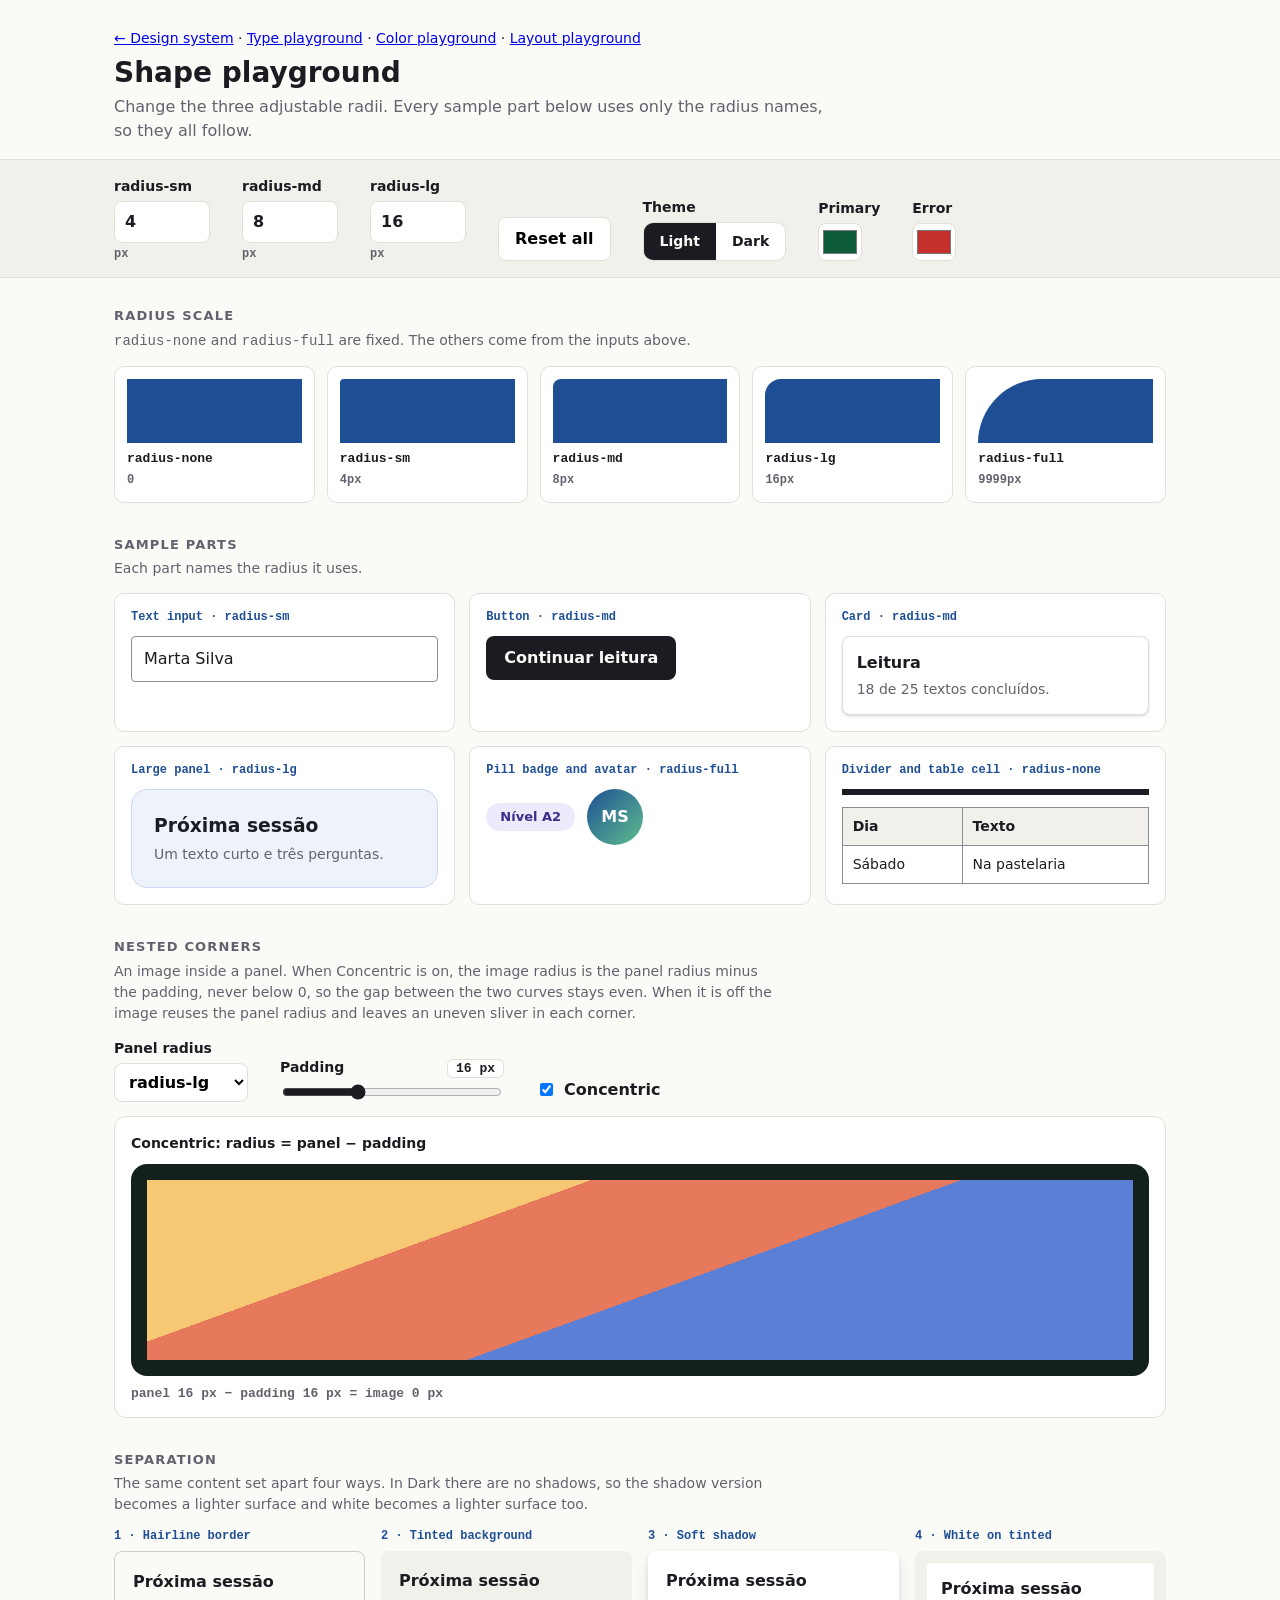
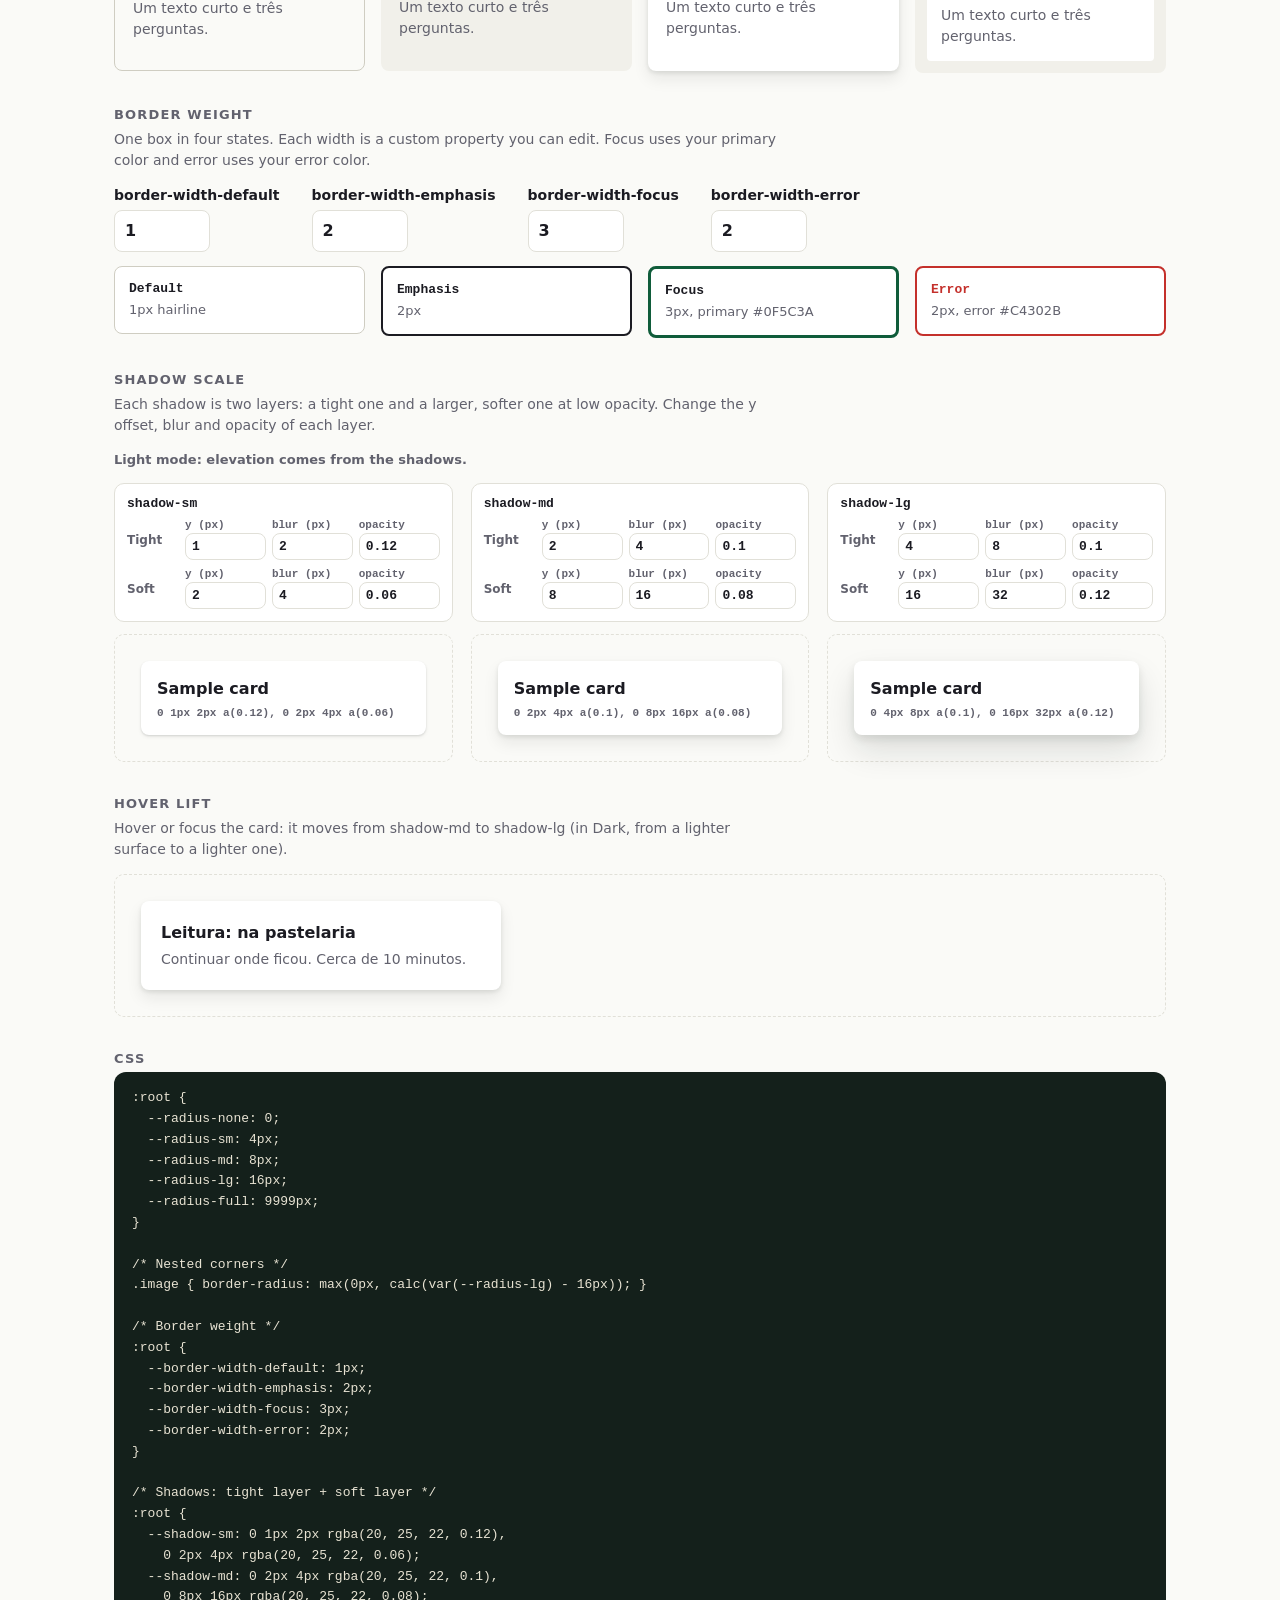
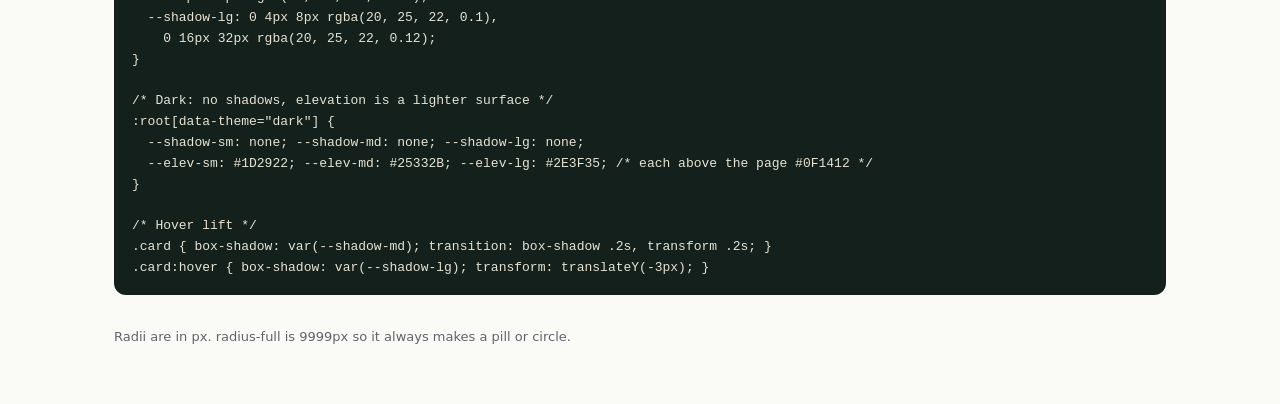
<file: shape-playground.html>
<!doctype html>
<html lang="en">
<head>
<meta charset="utf-8">
<meta name="viewport" content="width=device-width, initial-scale=1">
<title>Shape Playground</title>
<style>
  :root {
    --bg: #FAFAF7; --ink: #1B1B22; --muted: #62626E; --line: #E1E0D8; --focus: #1E4F94; --accent: #1E4F94;
    --ui: system-ui, -apple-system, 'Segoe UI', sans-serif;
    --mono: ui-monospace, 'Cascadia Mono', Consolas, monospace;

    /* The radius scale. JavaScript changes sm, md and lg only. */
    --radius-none: 0;
    --radius-sm: 4px;
    --radius-md: 8px;
    --radius-lg: 16px;
    --radius-full: 9999px;

    --surface: #FFFFFF; --tint: #F1F0EA; --edge: #CFCDC2;
    --elev-sm: #FFFFFF; --elev-md: #FFFFFF; --elev-lg: #FFFFFF;
    --panel-bg: #EEF3FB; --panel-line: #C9D8F1; --pill-bg: #EDEAFB; --pill-ink: #3A2E8A; --warnc: #8F2A18;
    --primary: #0F5C3A; --error: #C4302B;
    --border-width-default: 1px; --border-width-emphasis: 2px; --border-width-focus: 3px; --border-width-error: 2px;
    --shadow-sm: 0 1px 2px rgba(20,25,22,.12), 0 2px 4px rgba(20,25,22,.06);
    --shadow-md: 0 2px 4px rgba(20,25,22,.10), 0 8px 16px rgba(20,25,22,.08);
    --shadow-lg: 0 4px 8px rgba(20,25,22,.10), 0 16px 32px rgba(20,25,22,.12);
    color-scheme: light;
  }
  :root[data-theme="dark"] {
    --bg: #0F1412; --ink: #E8EAE6; --muted: #A3AAA5; --line: #2C3631; --edge: #3E4C44; --accent: #7FA8E8; --focus: #7FA8E8;
    --surface: #172019; --tint: #1A2420;
    /* no shadows in dark: elevation is a lighter surface */
    --elev-sm: #1D2922; --elev-md: #25332B; --elev-lg: #2E3F35;
    --panel-bg: #1E2A3A; --panel-line: #33455E; --pill-bg: #2D2A55; --pill-ink: #CFC8F2; --warnc: #F2998A;
    color-scheme: dark;
  }
  * { box-sizing: border-box; }
  body { margin: 0; background: var(--bg); color: var(--ink); font: 16px/1.5 var(--ui); }
  :focus-visible { outline: 2px solid var(--focus); outline-offset: 2px; }
  .wrap { max-width: 1100px; margin: 0 auto; padding: 0 24px; }
  header.page { padding: 28px 0 16px; }
  header.page nav { font-size: 14px; margin-bottom: 8px; }
  header.page h1 { margin: 0; font-size: 28px; line-height: 1.15; }
  header.page p { margin: 6px 0 0; color: var(--muted); max-width: 70ch; }
  .controls { background: var(--tint); border-block: 1px solid var(--line); }
  .controls .wrap { display: flex; gap: 24px 32px; flex-wrap: wrap; align-items: end; padding-block: 16px; }
  .fld { display: grid; gap: 4px; }
  .fld label, .lbl { font-weight: 600; font-size: 14px; }
  .fld .hint { font: 600 12px var(--mono); color: var(--muted); }
  input[type=number] { width: 96px; font: inherit; font-weight: 600; padding: 8px 10px; border: 1px solid var(--line); border-radius: 8px; background: var(--surface); color: var(--ink); }
  button.reset { font: inherit; font-weight: 600; padding: 9px 16px; border: 1px solid var(--line); border-radius: 8px; background: var(--surface); cursor: pointer; }
  .warn { color: var(--warnc); font-size: 13px; font-weight: 600; min-height: 1.2em; }
  section.block { padding: 28px 0 4px; }
  h2 { margin: 0 0 4px; font-size: 13px; letter-spacing: .09em; text-transform: uppercase; color: var(--muted); }
  .sub { margin: 0 0 14px; color: var(--muted); font-size: 14px; max-width: 75ch; }

  /* scale */
  .scale { display: grid; grid-template-columns: repeat(auto-fit, minmax(150px, 1fr)); gap: 12px; }
  .sw { background: var(--surface); border: 1px solid var(--line); border-radius: 10px; padding: 12px; }
  .sw i { display: block; height: 64px; background: var(--accent); border-top-left-radius: var(--r); margin-bottom: 8px; }
  .sw b { font: 700 13px var(--mono); display: block; }
  .sw span { font: 600 12px var(--mono); color: var(--muted); }

  /* samples: every radius below is a name from the scale */
  .samples { display: grid; grid-template-columns: repeat(auto-fit, minmax(260px, 1fr)); gap: 14px; }
  .cell { background: var(--surface); border: 1px solid var(--line); border-radius: 10px; padding: 16px; display: grid; gap: 12px; align-content: start; }
  .cell .nm { font: 700 12px var(--mono); color: var(--accent); }
  .sample-input { width: 100%; font: inherit; padding: 10px 12px; border: 1.5px solid #8A8A95; background: var(--surface); color: var(--ink); border-radius: var(--radius-sm); }
  .sample-btn { justify-self: start; font: inherit; font-weight: 600; padding: 10px 18px; border: 0; background: var(--ink); color: var(--bg); border-radius: var(--radius-md); cursor: pointer; }
  .sample-card { border: 1px solid var(--line); background: var(--elev-md); border-radius: var(--radius-md); padding: 14px; box-shadow: var(--shadow-sm); }
  .sample-card h3 { margin: 0 0 4px; font-size: 16px; }
  .sample-card p { margin: 0; color: var(--muted); font-size: 14px; }
  .sample-panel { background: var(--panel-bg); border: 1px solid var(--panel-line); border-radius: var(--radius-lg); padding: 22px; }
  .sample-panel h3 { margin: 0 0 4px; }
  .sample-panel p { margin: 0; color: var(--muted); font-size: 14px; }
  .pill { justify-self: start; display: inline-block; background: var(--pill-bg); color: var(--pill-ink); font-weight: 700; font-size: 13px; padding: 4px 14px; border-radius: var(--radius-full); }
  .avatar { width: 56px; height: 56px; border-radius: var(--radius-full); background: linear-gradient(135deg, #1E4F94, #5FBF8F); color: #fff; display: grid; place-items: center; font-weight: 700; }
  .row { display: flex; align-items: center; gap: 12px; }
  .divider { height: 6px; background: var(--ink); border-radius: var(--radius-none); }
  table.sample { border-collapse: collapse; width: 100%; }
  table.sample td, table.sample th { border: 1px solid #8A8A95; padding: 8px 10px; text-align: left; border-radius: var(--radius-none); font-size: 14px; }
  table.sample th { background: var(--tint); }

  /* nested demo */
  .nest-ctl { display: flex; gap: 20px 32px; flex-wrap: wrap; align-items: end; margin-bottom: 14px; }
  .nest-ctl select { font: inherit; font-weight: 600; padding: 8px 10px; border: 1px solid var(--line); border-radius: 8px; background: var(--surface); }
  .nest-ctl input[type=range] { width: 220px; accent-color: var(--ink); }
  .slide { display: grid; gap: 4px; }
  .slide .top { display: flex; justify-content: space-between; align-items: baseline; font-weight: 600; font-size: 14px; }
  .slide output { font: 600 13px var(--mono); background: var(--surface); border: 1px solid var(--line); border-radius: 6px; padding: 1px 8px; }
  .tog { display: flex; align-items: center; gap: 8px; font-weight: 600; }
  .nest-stage { display: grid; grid-template-columns: repeat(auto-fit, minmax(280px, 1fr)); gap: 16px; }
  .demo { background: var(--surface); border: 1px solid var(--line); border-radius: 12px; padding: 16px; }
  .demo h3 { margin: 0 0 10px; font-size: 14px; }
  .panel { --pr: var(--radius-lg); --pp: 16px; background: #14201B; padding: var(--pp); border-radius: var(--pr); }
  .img { height: 180px; background: linear-gradient(160deg, #F7C873 0 30%, #E6785C 30% 55%, #5C7FD6 55% 100%); border-radius: var(--ir); }
  .read { font: 600 13px var(--mono); color: var(--muted); margin: 10px 0 0; }

  pre.code { background: #14201B; color: #E8E3D3; padding: 16px 18px; border-radius: 12px; font: 13px/1.6 var(--mono); overflow: auto; margin: 0; }

  /* theme toggle + colors */
  .seg { display: inline-flex; border: 1px solid var(--line); border-radius: 10px; overflow: hidden; background: var(--surface); }
  .seg label { cursor: pointer; }
  .seg input { position: absolute; opacity: 0; pointer-events: none; }
  .seg span { display: block; padding: 8px 16px; font-weight: 600; }
  .seg input:checked + span { background: var(--ink); color: var(--bg); }
  .seg input:focus-visible + span { outline: 2px solid var(--focus); outline-offset: -3px; }
  input[type=color] { width: 44px; height: 38px; padding: 2px; border: 1px solid var(--line); border-radius: 8px; background: var(--surface); cursor: pointer; }
  .dk { display: none; }
  :root[data-theme="dark"] .dk { display: inline; }
  :root[data-theme="dark"] .lt { display: none; }
  .modenote { margin: 0 0 14px; font-size: 13px; font-weight: 600; color: var(--muted); }

  /* separation */
  .four { display: grid; grid-template-columns: repeat(auto-fit, minmax(230px, 1fr)); gap: 16px; }
  .sepwrap { display: grid; gap: 8px; align-content: start; }
  .sepwrap .nm { font: 700 12px var(--mono); color: var(--accent); }
  .sep { padding: 18px; border-radius: var(--radius-md); min-height: 120px; }
  .sep h3 { margin: 0 0 4px; font-size: 16px; }
  .sep p { margin: 0; font-size: 14px; color: var(--muted); }
  .sep-border { border: var(--border-width-default) solid var(--edge); }
  .sep-tint { background: var(--tint); }
  .sep-shadow { background: var(--elev-md); box-shadow: var(--shadow-md); }
  .sep-onTint { background: var(--tint); padding: 12px; }
  .sep-onTint .in { background: var(--elev-sm); border-radius: var(--radius-sm); padding: 14px; height: 100%; }
  .sep-onTint .in h3 { margin: 0 0 4px; font-size: 16px; } .sep-onTint .in p { margin: 0; font-size: 14px; color: var(--muted); }
  :root:not([data-theme="dark"]) .sep-onTint .in { background: #fff; }

  /* border weights */
  .bgrid { display: grid; grid-template-columns: repeat(auto-fit, minmax(210px, 1fr)); gap: 16px; align-items: start; }
  .bbox { background: var(--surface); border-style: solid; border-radius: var(--radius-md); padding: 14px; display: grid; gap: 4px; }
  .bbox b { font: 700 13px var(--mono); } .bbox span { font-size: 13px; color: var(--muted); }
  .b-def { border-width: var(--border-width-default); border-color: var(--edge); }
  .b-emp { border-width: var(--border-width-emphasis); border-color: var(--ink); }
  .b-foc { border-width: var(--border-width-focus); border-color: var(--primary); }
  .b-err { border-width: var(--border-width-error); border-color: var(--error); }
  .b-err b { color: var(--error); }

  /* shadows */
  .shgrid { display: grid; grid-template-columns: repeat(auto-fit, minmax(270px, 1fr)); gap: 18px; }
  .shcol { display: grid; gap: 12px; align-content: start; }
  .shctl { background: var(--surface); border: 1px solid var(--line); border-radius: 10px; padding: 12px; display: grid; gap: 8px; }
  .shctl h3 { margin: 0; font: 700 13px var(--mono); }
  .layer { display: grid; grid-template-columns: 52px repeat(3, 1fr); gap: 6px; align-items: end; }
  .layer > span { font-size: 12px; font-weight: 700; color: var(--muted); align-self: center; }
  .layer label { font: 600 11px var(--mono); color: var(--muted); display: grid; gap: 2px; }
  .layer input { width: 100%; padding: 5px 6px; font-size: 13px; }
  .shstage { background: var(--bg); border: 1px dashed var(--line); border-radius: 10px; padding: 26px; }
  .shcard { background: var(--elev-md); border-radius: var(--radius-md); padding: 16px; font-weight: 600; }
  .shcard small { display: block; font: 600 11px var(--mono); color: var(--muted); margin-top: 6px; word-break: break-word; }
  .sh-sm .shcard { background: var(--elev-sm); box-shadow: var(--shadow-sm); }
  .sh-md .shcard { background: var(--elev-md); box-shadow: var(--shadow-md); }
  .sh-lg .shcard { background: var(--elev-lg); box-shadow: var(--shadow-lg); }

  /* hover lift */
  .lift { background: var(--elev-md); box-shadow: var(--shadow-md); border-radius: var(--radius-md); padding: 20px; max-width: 360px; cursor: pointer; transition: box-shadow .2s ease, transform .2s ease, background-color .2s ease; }
  .lift:hover, .lift:focus-visible { background: var(--elev-lg); box-shadow: var(--shadow-lg); transform: translateY(-3px); }
  .lift h3 { margin: 0 0 4px; font-size: 16px; } .lift p { margin: 0; color: var(--muted); font-size: 14px; }
  @media (prefers-reduced-motion: reduce) { .lift { transition: none; } .lift:hover, .lift:focus-visible { transform: none; } }
  footer { padding: 28px 0 56px; color: var(--muted); font-size: 13px; }
  @media (pointer: coarse), (max-width: 640px) { nav a { display: inline-block; padding: 8px 2px; } }
  @media (pointer: coarse), (max-width: 640px) { input[type=number] { min-height: 40px; } }
</style>
</head>
<body>

<header class="page"><div class="wrap">
  <nav aria-label="Pages"><a href="index.html">← Design system</a> · <a href="type-playground.html">Type playground</a> · <a href="color-playground.html">Color playground</a> · <a href="layout-playground.html">Layout playground</a></nav>
  <h1>Shape playground</h1>
  <p>Change the three adjustable radii. Every sample part below uses only the radius names, so they all follow.</p>
</div></header>

<section class="controls" aria-label="Radius controls"><div class="wrap">
  <div class="fld"><label for="r-sm">radius-sm</label><input type="number" id="r-sm" min="0" max="64" step="1" value="4"><span class="hint">px</span></div>
  <div class="fld"><label for="r-md">radius-md</label><input type="number" id="r-md" min="0" max="64" step="1" value="8"><span class="hint">px</span></div>
  <div class="fld"><label for="r-lg">radius-lg</label><input type="number" id="r-lg" min="0" max="64" step="1" value="16"><span class="hint">px</span></div>
  <button type="button" class="reset" id="reset">Reset all</button>
  <div class="fld"><span class="lbl" id="thLbl">Theme</span>
    <div class="seg" role="radiogroup" aria-labelledby="thLbl"><label><input type="radio" name="theme" value="light" checked><span>Light</span></label><label><input type="radio" name="theme" value="dark"><span>Dark</span></label></div></div>
  <div class="fld"><label for="c-primary">Primary</label><input type="color" id="c-primary" value="#0F5C3A"></div>
  <div class="fld"><label for="c-error">Error</label><input type="color" id="c-error" value="#C4302B"></div>
  <div class="warn" id="warn" role="status"></div>
</div></section>

<main class="wrap">
  <section class="block" aria-labelledby="sH">
    <h2 id="sH">Radius scale</h2>
    <p class="sub"><code>radius-none</code> and <code>radius-full</code> are fixed. The others come from the inputs above.</p>
    <div class="scale" id="scale"></div>
  </section>

  <section class="block" aria-labelledby="pH">
    <h2 id="pH">Sample parts</h2>
    <p class="sub">Each part names the radius it uses.</p>
    <div class="samples">
      <div class="cell"><span class="nm">Text input · radius-sm</span><input class="sample-input" type="text" value="Marta Silva" aria-label="Sample text input"></div>
      <div class="cell"><span class="nm">Button · radius-md</span><button type="button" class="sample-btn">Continuar leitura</button></div>
      <div class="cell"><span class="nm">Card · radius-md</span><div class="sample-card"><h3>Leitura</h3><p>18 de 25 textos concluídos.</p></div></div>
      <div class="cell"><span class="nm">Large panel · radius-lg</span><div class="sample-panel"><h3>Próxima sessão</h3><p>Um texto curto e três perguntas.</p></div></div>
      <div class="cell"><span class="nm">Pill badge and avatar · radius-full</span><div class="row"><span class="pill">Nível A2</span><div class="avatar" aria-hidden="true">MS</div></div></div>
      <div class="cell"><span class="nm">Divider and table cell · radius-none</span><div class="divider" role="separator"></div>
        <table class="sample"><thead><tr><th>Dia</th><th>Texto</th></tr></thead><tbody><tr><td>Sábado</td><td>Na pastelaria</td></tr></tbody></table></div>
    </div>
  </section>

  <section class="block" aria-labelledby="nH">
    <h2 id="nH">Nested corners</h2>
    <p class="sub">An image inside a panel. When Concentric is on, the image radius is the panel radius minus the padding, never below 0, so the gap between the two curves stays even. When it is off the image reuses the panel radius and leaves an uneven sliver in each corner.</p>
    <div class="nest-ctl">
      <div class="fld"><label for="pr">Panel radius</label>
        <select id="pr"><option value="sm">radius-sm</option><option value="md">radius-md</option><option value="lg" selected>radius-lg</option></select></div>
      <div class="slide"><div class="top"><label for="pad">Padding</label><output id="padOut" for="pad">16 px</output></div><input type="range" id="pad" min="0" max="48" step="1" value="16"></div>
      <label class="tog"><input type="checkbox" id="conc" checked> Concentric</label>
    </div>
    <div class="nest-stage">
      <div class="demo"><h3 id="demoT">Concentric</h3>
        <div class="panel" id="panel"><div class="img" id="img"></div></div>
        <p class="read" id="read"></p></div>
    </div>
  </section>


  <section class="block" aria-labelledby="spH">
    <h2 id="spH">Separation</h2>
    <p class="sub">The same content set apart four ways. In Dark there are no shadows, so the shadow version becomes a lighter surface and white becomes a lighter surface too.</p>
    <div class="four">
      <div class="sepwrap"><span class="nm">1 · Hairline border</span><div class="sep sep-border"><h3>Próxima sessão</h3><p>Um texto curto e três perguntas.</p></div></div>
      <div class="sepwrap"><span class="nm">2 · Tinted background</span><div class="sep sep-tint"><h3>Próxima sessão</h3><p>Um texto curto e três perguntas.</p></div></div>
      <div class="sepwrap"><span class="nm">3 · <span class="lt">Soft shadow</span><span class="dk">Lighter surface (no shadow)</span></span><div class="sep sep-shadow"><h3>Próxima sessão</h3><p>Um texto curto e três perguntas.</p></div></div>
      <div class="sepwrap"><span class="nm">4 · <span class="lt">White on tinted</span><span class="dk">Lighter surface on tinted</span></span><div class="sep sep-onTint"><div class="in"><h3>Próxima sessão</h3><p>Um texto curto e três perguntas.</p></div></div></div>
    </div>
  </section>

  <section class="block" aria-labelledby="bwH">
    <h2 id="bwH">Border weight</h2>
    <p class="sub">One box in four states. Each width is a custom property you can edit. Focus uses your primary color and error uses your error color.</p>
    <div class="panel-row nest-ctl" id="bwCtl">
      <div class="fld"><label for="bw-default">border-width-default</label><input type="number" id="bw-default" min="0" max="8" step="1" value="1"></div>
      <div class="fld"><label for="bw-emphasis">border-width-emphasis</label><input type="number" id="bw-emphasis" min="0" max="8" step="1" value="2"></div>
      <div class="fld"><label for="bw-focus">border-width-focus</label><input type="number" id="bw-focus" min="0" max="8" step="1" value="3"></div>
      <div class="fld"><label for="bw-error">border-width-error</label><input type="number" id="bw-error" min="0" max="8" step="1" value="2"></div>
    </div>
    <div class="bgrid">
      <div class="bbox b-def"><b>Default</b><span id="bwT-default">1px hairline</span></div>
      <div class="bbox b-emp"><b>Emphasis</b><span id="bwT-emphasis">2px</span></div>
      <div class="bbox b-foc"><b>Focus</b><span id="bwT-focus">3px, primary color</span></div>
      <div class="bbox b-err"><b>Error</b><span id="bwT-error">2px, error color</span></div>
    </div>
  </section>

  <section class="block" aria-labelledby="shH">
    <h2 id="shH">Shadow scale</h2>
    <p class="sub">Each shadow is two layers: a tight one and a larger, softer one at low opacity. Change the y offset, blur and opacity of each layer.</p>
    <p class="modenote" id="shNote"></p>
    <div class="shgrid" id="shGrid"></div>
  </section>

  <section class="block" aria-labelledby="hvH">
    <h2 id="hvH">Hover lift</h2>
    <p class="sub">Hover or focus the card: it moves from shadow-md to shadow-lg (in Dark, from a lighter surface to a lighter one).</p>
    <div class="shstage"><div class="lift" tabindex="0" role="button" aria-label="Sample card that lifts on hover"><h3>Leitura: na pastelaria</h3><p>Continuar onde ficou. Cerca de 10 minutos.</p></div></div>
  </section>

  <section class="block" aria-labelledby="cH">
    <h2 id="cH">CSS</h2>
    <pre class="code" id="css" tabindex="0" aria-label="Generated CSS custom properties"></pre>
  </section>
</main>
<footer><div class="wrap">Radii are in px. radius-full is 9999px so it always makes a pill or circle.</div></footer>

<script>
(() => {
  const $ = id => document.getElementById(id);
  const DEF = { sm: 4, md: 8, lg: 16 }, v = { ...DEF };
  const root = document.documentElement.style;

  function readInputs() {
    ['sm', 'md', 'lg'].forEach(k => {
      const n = parseFloat($('r-' + k).value);
      if (Number.isFinite(n)) v[k] = Math.min(64, Math.max(0, Math.round(n)));
    });
  }
  function render() {
    ['sm', 'md', 'lg'].forEach(k => root.setProperty('--radius-' + k, v[k] + 'px'));
    $('warn').textContent = v.sm <= v.md && v.md <= v.lg ? '' : 'The scale is out of order: sm should be at most md, and md at most lg.';
    const rows = [['none', '0'], ['sm', v.sm + 'px'], ['md', v.md + 'px'], ['lg', v.lg + 'px'], ['full', '9999px']];
    $('scale').innerHTML = rows.map(([k, val]) => `<div class="sw"><i style="--r:var(--radius-${k})"></i><b>radius-${k}</b><span>${val}</span></div>`).join('');

    const pr = v[$('pr').value], pad = +$('pad').value, conc = $('conc').checked;
    const ir = conc ? Math.max(0, pr - pad) : pr;
    $('padOut').textContent = pad + ' px';
    $('panel').style.setProperty('--pr', `var(--radius-${$('pr').value})`);
    $('panel').style.setProperty('--pp', pad + 'px');
    // Concentric: the image radius is calc(panel radius - padding), floored at 0 by max().
    $('img').style.setProperty('--ir', conc ? `max(0px, calc(var(--radius-${$('pr').value}) - ${pad}px))` : `var(--radius-${$('pr').value})`);
    $('demoT').textContent = conc ? 'Concentric: radius = panel − padding' : 'Same radius as the panel';
    $('read').textContent = conc ? `panel ${pr} px − padding ${pad} px = image ${ir} px${pr - pad < 0 ? ' (floored at 0)' : ''}` : `panel ${pr} px · image ${ir} px (same) · padding ${pad} px`;

    $('css').textContent = `:root {\n  --radius-none: 0;\n  --radius-sm: ${v.sm}px;\n  --radius-md: ${v.md}px;\n  --radius-lg: ${v.lg}px;\n  --radius-full: 9999px;\n}\n\n/* Nested corners */\n.image { border-radius: max(0px, calc(var(--radius-${$('pr').value}) - ${pad}px)); }\n`;
    extra();
  }
  ['sm', 'md', 'lg'].forEach(k => $('r-' + k).addEventListener('input', () => { readInputs(); render(); }));
  ['pr', 'pad', 'conc'].forEach(id => $(id).addEventListener('input', render));
  $('reset').addEventListener('click', () => { Object.assign(v, DEF); ['sm', 'md', 'lg'].forEach(k => { $('r-' + k).value = DEF[k]; }); render(); });

  /* ---------- theme, borders, shadows, extra CSS ---------- */
  const SH_DEF = {
    sm: { t: { y: 1, b: 2, o: .12 }, s: { y: 2, b: 4, o: .06 } },
    md: { t: { y: 2, b: 4, o: .10 }, s: { y: 8, b: 16, o: .08 } },
    lg: { t: { y: 4, b: 8, o: .10 }, s: { y: 16, b: 32, o: .12 } },
  };
  const BW_DEF = { default: 1, emphasis: 2, focus: 3, error: 2 };
  const sh = JSON.parse(JSON.stringify(SH_DEF)), bw = { ...BW_DEF };
  let dark = false;
  const layerCss = l => `0 ${l.y}px ${l.b}px rgba(20, 25, 22, ${l.o})`;
  const shCss = k => `${layerCss(sh[k].t)}, ${layerCss(sh[k].s)}`;

  $('shGrid').innerHTML = ['sm', 'md', 'lg'].map(k => `
    <div class="shcol sh-${k}">
      <div class="shctl"><h3>shadow-${k}</h3>
        ${[['t', 'Tight'], ['s', 'Soft']].map(([L, name]) => `<div class="layer"><span>${name}</span>
          <label>y (px)<input type="number" min="0" max="64" step="1" data-sh="${k}.${L}.y" value="${sh[k][L].y}"></label>
          <label>blur (px)<input type="number" min="0" max="96" step="1" data-sh="${k}.${L}.b" value="${sh[k][L].b}"></label>
          <label>opacity<input type="number" min="0" max="1" step="0.01" data-sh="${k}.${L}.o" value="${sh[k][L].o}"></label></div>`).join('')}
      </div>
      <div class="shstage"><div class="shcard">Sample card<small id="shT-${k}"></small></div></div>
    </div>`).join('');

  function extra() {
    const el = document.documentElement, rs = el.style;
    el.dataset.theme = dark ? 'dark' : 'light';
    ['sm', 'md', 'lg'].forEach(k => {
      rs.setProperty('--shadow-' + k, dark ? 'none' : shCss(k));
      $('shT-' + k).textContent = dark ? 'no shadow · lighter surface' : shCss(k).replace(/rgba\(20, 25, 22, /g, 'a(');
    });
    $('shNote').textContent = dark ? 'Dark mode: shadows are off. Each card is a lighter surface than the page, and bigger means lighter.' : 'Light mode: elevation comes from the shadows.';
    Object.keys(bw).forEach(k => rs.setProperty('--border-width-' + k, bw[k] + 'px'));
    rs.setProperty('--primary', $('c-primary').value); rs.setProperty('--error', $('c-error').value);
    $('bwT-default').textContent = bw.default + 'px' + (bw.default === 1 ? ' hairline' : '');
    $('bwT-emphasis').textContent = bw.emphasis + 'px';
    $('bwT-focus').textContent = bw.focus + 'px, primary ' + $('c-primary').value.toUpperCase();
    $('bwT-error').textContent = bw.error + 'px, error ' + $('c-error').value.toUpperCase();
    const css = $('css');
    css.textContent += `\n/* Border weight */\n:root {\n  --border-width-default: ${bw.default}px;\n  --border-width-emphasis: ${bw.emphasis}px;\n  --border-width-focus: ${bw.focus}px;\n  --border-width-error: ${bw.error}px;\n}\n\n/* Shadows: tight layer + soft layer */\n:root {\n` +
      ['sm', 'md', 'lg'].map(k => `  --shadow-${k}: ${layerCss(sh[k].t)},\n    ${layerCss(sh[k].s)};`).join('\n') +
      `\n}\n\n/* Dark: no shadows, elevation is a lighter surface */\n:root[data-theme="dark"] {\n  --shadow-sm: none; --shadow-md: none; --shadow-lg: none;\n  --elev-sm: #1D2922; --elev-md: #25332B; --elev-lg: #2E3F35; /* each above the page #0F1412 */\n}\n\n/* Hover lift */\n.card { box-shadow: var(--shadow-md); transition: box-shadow .2s, transform .2s; }\n.card:hover { box-shadow: var(--shadow-lg); transform: translateY(-3px); }\n`;
  }
  $('shGrid').addEventListener('input', e => {
    const d = e.target.dataset.sh; if (!d) return;
    const [k, L, f] = d.split('.'); const n = parseFloat(e.target.value); if (!Number.isFinite(n)) return;
    sh[k][L][f] = f === 'o' ? Math.min(1, Math.max(0, n)) : Math.max(0, n); extra();
  });
  Object.keys(bw).forEach(k => $('bw-' + k).addEventListener('input', e => { const n = parseFloat(e.target.value); if (Number.isFinite(n)) { bw[k] = Math.min(8, Math.max(0, n)); extra(); } }));
  ['c-primary', 'c-error'].forEach(id => $(id).addEventListener('input', extra));
  document.querySelectorAll('input[name=theme]').forEach(r => r.addEventListener('change', () => { if (r.checked) { dark = r.value === 'dark'; extra(); } }));
  $('reset').addEventListener('click', () => {
    Object.assign(bw, BW_DEF); Object.keys(bw).forEach(k => { $('bw-' + k).value = bw[k]; });
    Object.assign(sh, JSON.parse(JSON.stringify(SH_DEF)));
    document.querySelectorAll('[data-sh]').forEach(i => { const [k, L, f] = i.dataset.sh.split('.'); i.value = sh[k][L][f]; });
    $('c-primary').value = '#0F5C3A'; $('c-error').value = '#C4302B'; extra();
  });

  render();
})();
</script>
</body>
</html>
</file>
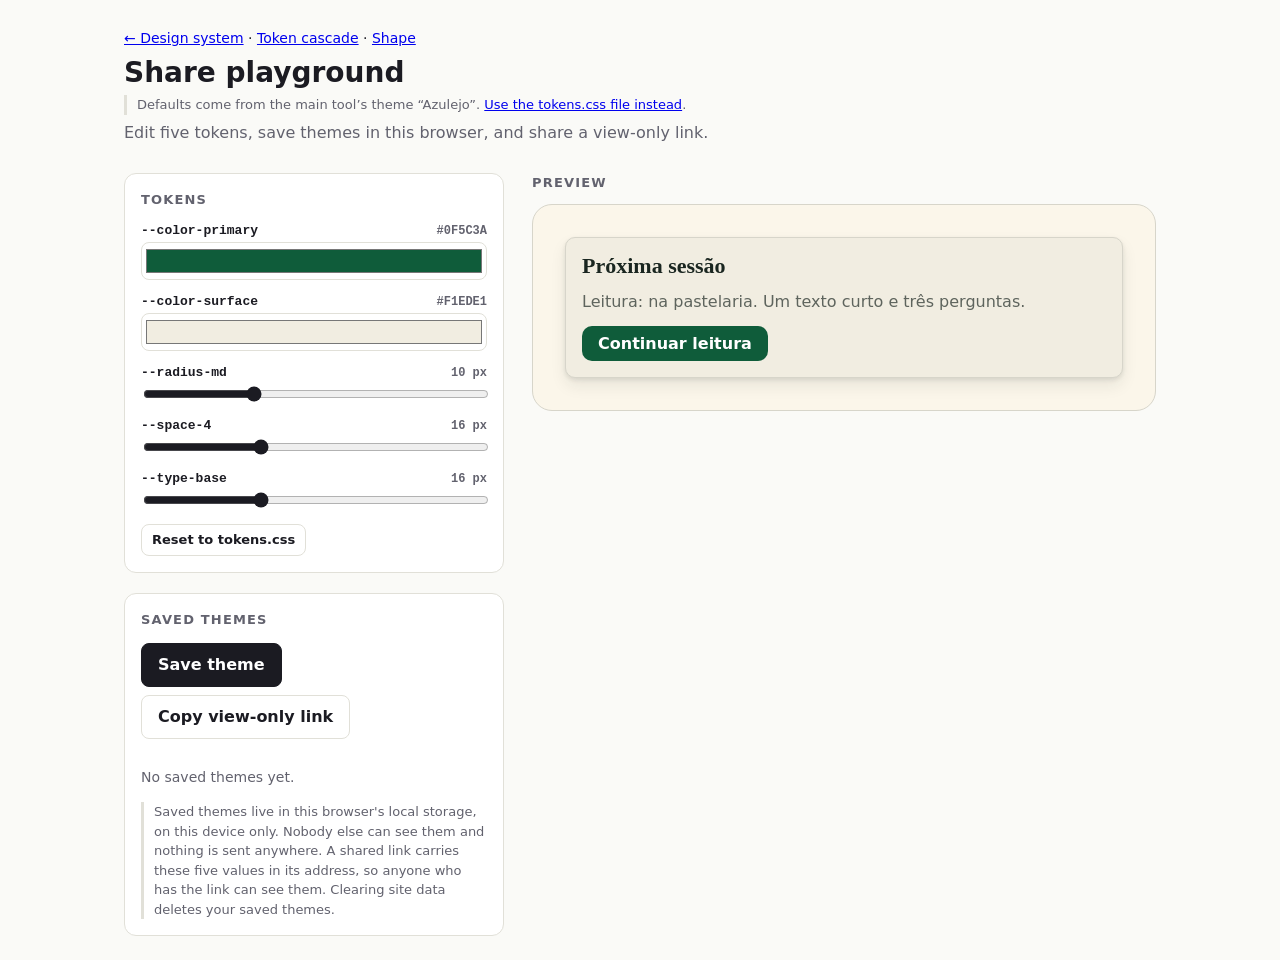
<file: share-playground.html>
<!doctype html>
<html lang="en">
<head>
<meta charset="utf-8">
<meta name="viewport" content="width=device-width, initial-scale=1">
<title>Share Playground</title>
<link rel="stylesheet" href="tokens.css">
<style>
  /* Page chrome uses fixed colors so editing a token only changes the preview. */
  :root { --pg-bg: #FAFAF7; --pg-ink: #1B1B22; --pg-muted: #62626E; --pg-line: #E1E0D8; --pg-focus: #1E4F94; --pg-mono: ui-monospace, 'Cascadia Mono', Consolas, monospace; }
  * { box-sizing: border-box; }
  body { margin: 0; background: var(--pg-bg); color: var(--pg-ink); font: 16px/1.5 system-ui, -apple-system, 'Segoe UI', sans-serif; }
  :focus-visible { outline: 2px solid var(--pg-focus); outline-offset: 2px; }
  [hidden] { display: none !important; }
  .wrap { max-width: 1080px; margin: 0 auto; padding: 0 24px; }
  header.page { padding: 28px 0 12px; }
  header.page nav { font-size: 14px; margin-bottom: 8px; }
  header.page h1 { margin: 0; font-size: 28px; line-height: 1.15; display: flex; gap: 12px; align-items: center; flex-wrap: wrap; }
  header.page p { margin: 6px 0 0; color: var(--pg-muted); max-width: 70ch; }
  .ro { font-size: 13px; font-weight: 700; background: #F4E3B0; color: #5B4300; padding: 4px 12px; border-radius: 999px; }
  .cols { display: grid; grid-template-columns: minmax(280px, 380px) minmax(0, 1fr); gap: 28px; align-items: start; padding-block: 16px 24px; }
  .panel { display: grid; gap: 20px; }
  .box { background: #fff; border: 1px solid var(--pg-line); border-radius: 12px; padding: 16px; display: grid; gap: 14px; }
  h2 { margin: 0; font-size: 13px; letter-spacing: .09em; text-transform: uppercase; color: var(--pg-muted); }
  .fld { display: grid; gap: 4px; }
  .fld .top { display: flex; justify-content: space-between; align-items: baseline; gap: 8px; }
  .fld label { font: 700 13px var(--pg-mono); }
  .fld output { font: 600 12px var(--pg-mono); color: var(--pg-muted); }
  .fld input[type=range] { width: 100%; accent-color: var(--pg-ink); }
  .fld input[type=color] { width: 100%; height: 38px; padding: 2px; border: 1px solid var(--pg-line); border-radius: 8px; background: #fff; cursor: pointer; }
  .btn { font: inherit; font-weight: 600; padding: 9px 16px; border: 1px solid var(--pg-line); border-radius: 8px; background: #fff; color: var(--pg-ink); cursor: pointer; }
  .btn.dark { background: var(--pg-ink); color: #fff; border-color: var(--pg-ink); }
  .btn.sm { padding: 5px 10px; font-size: 13px; }
  .btn[disabled] { opacity: .5; cursor: not-allowed; }
  .row { display: flex; gap: 8px; flex-wrap: wrap; }
  ul.saved { list-style: none; margin: 0; padding: 0; display: grid; gap: 8px; }
  ul.saved li { display: flex; align-items: center; gap: 10px; border: 1px solid var(--pg-line); border-radius: 8px; padding: 8px 10px; }
  ul.saved .nm { flex: 1; min-width: 0; font-weight: 600; overflow: hidden; text-overflow: ellipsis; white-space: nowrap; }
  ul.saved .sws { display: flex; }
  ul.saved .sws i { width: 16px; height: 16px; border-radius: 50%; border: 1px solid rgba(0,0,0,.2); margin-left: -4px; }
  .empty { color: var(--pg-muted); font-size: 14px; margin: 0; }
  .where { font-size: 13px; color: var(--pg-muted); margin: 0; border-left: 3px solid var(--pg-line); padding-left: 10px; }
  .linkout { width: 100%; font: 12px var(--pg-mono); padding: 6px 8px; border: 1px solid var(--pg-line); border-radius: 6px; }
  .note { margin: 0; padding: 10px 12px; border-radius: 8px; background: #FBE9E7; color: #7A1A14; font-weight: 600; font-size: 14px; }
  .vals { display: grid; grid-template-columns: auto 1fr; gap: 4px 14px; margin: 0; font: 13px var(--pg-mono); }
  .vals dt { color: var(--pg-muted); } .vals dd { margin: 0; font-weight: 600; }
  dialog { border: 1px solid var(--pg-line); border-radius: 12px; padding: 20px; max-width: 360px; width: calc(100% - 32px); }
  dialog::backdrop { background: rgba(0,0,0,.35); }
  dialog form { display: grid; gap: 12px; }
  dialog input[type=text] { font: inherit; padding: 8px 10px; border: 1px solid var(--pg-line); border-radius: 8px; width: 100%; }
  .toast { position: fixed; bottom: 20px; left: 50%; transform: translateX(-50%); background: var(--pg-ink); color: #fff; padding: 9px 16px; border-radius: 8px; font-weight: 600; font-size: 14px; opacity: 0; pointer-events: none; transition: opacity .2s; z-index: 50; }
  .toast.on { opacity: 1; }

  /* ---------- Preview: only var(--token) references ---------- */
  .stage { background: var(--color-bg); border: var(--border-width-default) solid var(--color-border); border-radius: var(--radius-lg); padding: var(--space-8); display: grid; gap: var(--space-4); }
  .card { background: var(--color-surface); color: var(--color-text); font-family: var(--font-body); font-size: var(--type-base); line-height: var(--line-height-body);
          border: var(--border-width-default) solid var(--color-border); border-radius: var(--radius-md); box-shadow: var(--shadow-md); padding: var(--space-4); display: grid; gap: var(--space-3); }
  .card h3 { margin: 0; font-family: var(--font-heading); font-size: var(--font-size-lg); line-height: var(--line-height-heading); }
  .card p { margin: 0; color: var(--color-muted); }
  .go { justify-self: start; font-family: var(--font-body); font-size: var(--type-base); font-weight: var(--font-weight-semibold); background: var(--color-primary); color: var(--color-on-primary);
        border: 0; border-radius: var(--radius-md); padding: var(--space-2) var(--space-4); cursor: pointer; }
  .go:focus-visible { outline: var(--border-width-focus) solid var(--color-focus); outline-offset: var(--border-width-default); }

  @media (max-width: 860px) { .cols { grid-template-columns: 1fr; } }
  @media (pointer: coarse), (max-width: 640px) { nav a { display: inline-block; padding: 8px 2px; } }
</style>
</head>
<body>

<header class="page"><div class="wrap">
  <nav aria-label="Pages"><a href="index.html">← Design system</a> · <a href="token-cascade.html">Token cascade</a> · <a href="shape-playground.html">Shape</a></nav>
  <h1>Share playground <span class="ro" id="roBadge" hidden>Read-only</span></h1>
  <p class="where" id="srcNote" hidden></p>
  <p id="intro">Edit five tokens, save themes in this browser, and share a view-only link.</p>
</div></header>

<main class="wrap">
  <div id="linkErr" class="note" hidden>That link's theme could not be read, so the editor is shown with the defaults.</div>
  <div class="cols">
    <div class="panel">
      <section class="box" id="editor" aria-labelledby="eH">
        <h2 id="eH">Tokens</h2>
        <div class="fld"><div class="top"><label for="in-primary">--color-primary</label><output id="o-primary"></output></div><input type="color" id="in-primary"></div>
        <div class="fld"><div class="top"><label for="in-surface">--color-surface</label><output id="o-surface"></output></div><input type="color" id="in-surface"></div>
        <div class="fld"><div class="top"><label for="in-radius">--radius-md</label><output id="o-radius"></output></div><input type="range" id="in-radius" min="0" max="32" step="1"></div>
        <div class="fld"><div class="top"><label for="in-space">--space-4</label><output id="o-space"></output></div><input type="range" id="in-space" min="8" max="32" step="1"></div>
        <div class="fld"><div class="top"><label for="in-type">--type-base</label><output id="o-type"></output></div><input type="range" id="in-type" min="12" max="24" step="1"></div>
        <div class="row"><button type="button" class="btn sm" id="reset">Reset to tokens.css</button></div>
      </section>

      <section class="box" id="saving" aria-labelledby="sH">
        <h2 id="sH">Saved themes</h2>
        <div class="row"><button type="button" class="btn dark" id="save">Save theme</button><button type="button" class="btn" id="share">Copy view-only link</button></div>
        <input class="linkout" id="linkOut" type="text" readonly hidden aria-label="Share link">
        <ul class="saved" id="list"></ul>
        <p class="empty" id="none" hidden>No saved themes yet.</p>
        <p class="note" id="noStore" hidden>Saving is unavailable here because the browser is blocking local storage.</p>
        <p class="where" id="where">Saved themes live in this browser's local storage, on this device only. Nobody else can see them and nothing is sent anywhere. A shared link carries these five values in its address, so anyone who has the link can see them. Clearing site data deletes your saved themes.</p>
      </section>

      <section class="box" id="valsBox" aria-labelledby="vH" hidden>
        <h2 id="vH">Values in this link</h2>
        <dl class="vals" id="vals"></dl>
      </section>
    </div>

    <section aria-labelledby="pH">
      <h2 id="pH" style="margin-bottom:12px">Preview</h2>
      <div class="stage" lang="pt-PT">
        <div class="card"><h3>Próxima sessão</h3><p>Leitura: na pastelaria. Um texto curto e três perguntas.</p><button type="button" class="go">Continuar leitura</button></div>
      </div>
    </section>
  </div>
</main>

<dialog id="dlg"><form method="dialog" id="dlgForm">
  <label for="themeName"><b>Name this theme</b></label>
  <input type="text" id="themeName" maxlength="40" autocomplete="off">
  <div class="row" style="justify-content:flex-end"><button type="button" class="btn" id="dlgCancel">Cancel</button><button type="submit" class="btn dark">Save</button></div>
</form></dialog>
<div class="toast" id="toast" role="status"></div>

<script>
(() => {
  const $ = id => document.getElementById(id);
  const root = document.documentElement;
  const KEYS = ['color-primary', 'color-surface', 'radius-md', 'space-4', 'type-base'];
  const RANGES = { 'radius-md': [0, 32], 'space-4': [8, 32], 'type-base': [12, 24] };
  const STORE = 'share-playground-themes';
  const HEX = /^#[0-9a-f]{6}$/i;
  let v = {}, defaults = {};

  /* ---- validation: a link or saved entry is untrusted, so only known keys with sane values are accepted ---- */
  function clean(o) {
    if (!o || typeof o !== 'object') return null;
    const out = {};
    for (const k of KEYS) {
      if (k.startsWith('color-')) { if (typeof o[k] !== 'string' || !HEX.test(o[k])) return null; out[k] = o[k].toUpperCase(); }
      else { const n = Number(o[k]); if (!Number.isFinite(n)) return null; out[k] = Math.min(RANGES[k][1], Math.max(RANGES[k][0], Math.round(n))); }
    }
    return out;
  }
  const cssVal = (k, val) => k.startsWith('color-') ? val : val + 'px';

  function apply() {
    KEYS.forEach(k => root.style.setProperty('--' + k, cssVal(k, v[k])));
    $('in-primary').value = v['color-primary']; $('in-surface').value = v['color-surface'];
    $('in-radius').value = v['radius-md']; $('in-space').value = v['space-4']; $('in-type').value = v['type-base'];
    $('o-primary').textContent = v['color-primary']; $('o-surface').textContent = v['color-surface'];
    $('o-radius').textContent = v['radius-md'] + ' px'; $('o-space').textContent = v['space-4'] + ' px'; $('o-type').textContent = v['type-base'] + ' px';
  }

  /* ---- defaults come from tokens.css ---- */
  function readDefaults() {
    const cs = getComputedStyle(root), probe = document.createElement('div');
    probe.style.cssText = 'position:absolute;visibility:hidden;height:0';
    const px = name => { probe.style.width = `var(--${name})`; document.body.appendChild(probe); const w = probe.getBoundingClientRect().width; probe.remove(); return w; };
    const d = {
      'color-primary': cs.getPropertyValue('--color-primary').trim(), 'color-surface': cs.getPropertyValue('--color-surface').trim(),
      'radius-md': px('radius-md'), 'space-4': px('space-4'), 'type-base': px('type-base'),
    };
    return clean(d) || clean({ 'color-primary': '#0F5C3A', 'color-surface': '#FFFFFF', 'radius-md': 8, 'space-4': 16, 'type-base': 16 });
  }

  /* ---- share links: s = base64 of a JSON object ---- */
  const encode = o => btoa(unescape(encodeURIComponent(JSON.stringify(o))));
  function decode(s) { try { return JSON.parse(decodeURIComponent(escape(atob(s.replace(/ /g, '+'))))); } catch (e) { return null; } }
  const shareUrl = () => location.origin.replace(/^null$/, '') + location.pathname + '?s=' + encodeURIComponent(encode(v));

  /* ---- local storage ---- */
  let storeOk = true;
  function load() { try { const a = JSON.parse(localStorage.getItem(STORE) || '[]'); return Array.isArray(a) ? a : []; } catch (e) { storeOk = false; return []; } }
  function save(list) { try { localStorage.setItem(STORE, JSON.stringify(list)); return true; } catch (e) { storeOk = false; return false; } }
  function renderList() {
    const list = load().map(t => ({ name: String(t.name || '').slice(0, 40), values: clean(t.values) })).filter(t => t.name && t.values);
    $('noStore').hidden = storeOk; $('save').disabled = !storeOk;
    $('none').hidden = !storeOk || list.length > 0;
    const ul = $('list'); ul.innerHTML = '';
    list.forEach((t, i) => {
      const li = document.createElement('li');
      const sws = document.createElement('span'); sws.className = 'sws';
      ['color-primary', 'color-surface'].forEach(k => { const s = document.createElement('i'); s.style.background = t.values[k]; sws.appendChild(s); });
      const nm = document.createElement('span'); nm.className = 'nm'; nm.textContent = t.name;
      const lb = document.createElement('button'); lb.type = 'button'; lb.className = 'btn sm'; lb.textContent = 'Load'; lb.setAttribute('aria-label', 'Load ' + t.name);
      lb.addEventListener('click', () => { v = { ...t.values }; apply(); toast('Loaded “' + t.name + '”'); });
      const db = document.createElement('button'); db.type = 'button'; db.className = 'btn sm'; db.textContent = 'Delete'; db.setAttribute('aria-label', 'Delete ' + t.name);
      db.addEventListener('click', () => { const l = load(); l.splice(i, 1); save(l); renderList(); toast('Deleted “' + t.name + '”'); });
      li.append(sws, nm, lb, db); ul.appendChild(li);
    });
  }

  let tt = 0;
  function toast(m) { const t = $('toast'); t.textContent = m; t.classList.add('on'); clearTimeout(tt); tt = setTimeout(() => t.classList.remove('on'), 2200); }

  /* ---- editor wiring ---- */
  const bind = (id, key, num) => $(id).addEventListener('input', e => { v[key] = num ? Number(e.target.value) : e.target.value.toUpperCase(); apply(); });
  bind('in-primary', 'color-primary'); bind('in-surface', 'color-surface'); bind('in-radius', 'radius-md', 1); bind('in-space', 'space-4', 1); bind('in-type', 'type-base', 1);
  $('reset').addEventListener('click', () => { v = { ...defaults }; apply(); });

  $('save').addEventListener('click', () => { $('themeName').value = ''; $('dlg').showModal(); $('themeName').focus(); });
  $('dlgCancel').addEventListener('click', () => $('dlg').close());
  $('dlgForm').addEventListener('submit', e => {
    e.preventDefault();
    const name = $('themeName').value.trim() || 'My theme';
    const l = load(), i = l.findIndex(t => t.name === name), entry = { name, values: { ...v }, savedAt: new Date().toISOString() };
    if (i >= 0) l[i] = entry; else l.push(entry);
    $('dlg').close();
    if (save(l)) toast(i >= 0 ? 'Replaced “' + name + '”' : 'Saved “' + name + '”'); else toast('Could not save');
    renderList();
  });

  $('share').addEventListener('click', async () => {
    const url = shareUrl(), out = $('linkOut'); out.hidden = false; out.value = url;
    try { await navigator.clipboard.writeText(url); toast('View-only link copied'); }
    catch (e) { out.select(); try { document.execCommand('copy'); toast('View-only link copied'); } catch (e2) { toast('Select the link and copy it'); } }
  });

  /* ---- start ---- */
  function useMainTheme(param) {
    // Defaults come from the main tool's current theme. A shared (read-only) link never uses it, so viewers see the same thing everywhere.
    if (param !== null || new URLSearchParams(location.search).get('source') === 'file') return null;
    try { const o = JSON.parse(localStorage.getItem('cip-tokens-css')); if (o && typeof o.css === 'string') { const st = document.createElement('style'); st.id = 'cip-theme'; st.textContent = o.css; document.head.appendChild(st); return o; } } catch (e) { /* no stored theme */ }
    return null;
  }
  function init() {
    const param = new URLSearchParams(location.search).get('s');
    const main = useMainTheme(param);
    if (main) { $('srcNote').hidden = false; $('srcNote').innerHTML = 'Defaults come from the main tool’s theme “' + main.name.replace(/[<>&"]/g, '') + '”. <a href="?source=file">Use the tokens.css file instead</a>.'; }
    defaults = readDefaults(); v = { ...defaults };
    if (param !== null) {
      const shared = clean(decode(param));
      if (shared) {
        v = shared;
        $('editor').hidden = true; $('saving').hidden = true;
        $('roBadge').hidden = false; $('valsBox').hidden = false;
        $('intro').textContent = 'A shared theme. You can look at it, but not change it.';
        $('vals').innerHTML = KEYS.map(k => `<dt>--${k}</dt><dd>${cssVal(k, v[k])}</dd>`).join('');
        document.title = 'Share Playground (read-only)';
      } else $('linkErr').hidden = false;
    }
    apply(); renderList();
  }
  if (document.readyState === 'complete') init(); else window.addEventListener('load', init);
})();
</script>
</body>
</html>
</file>
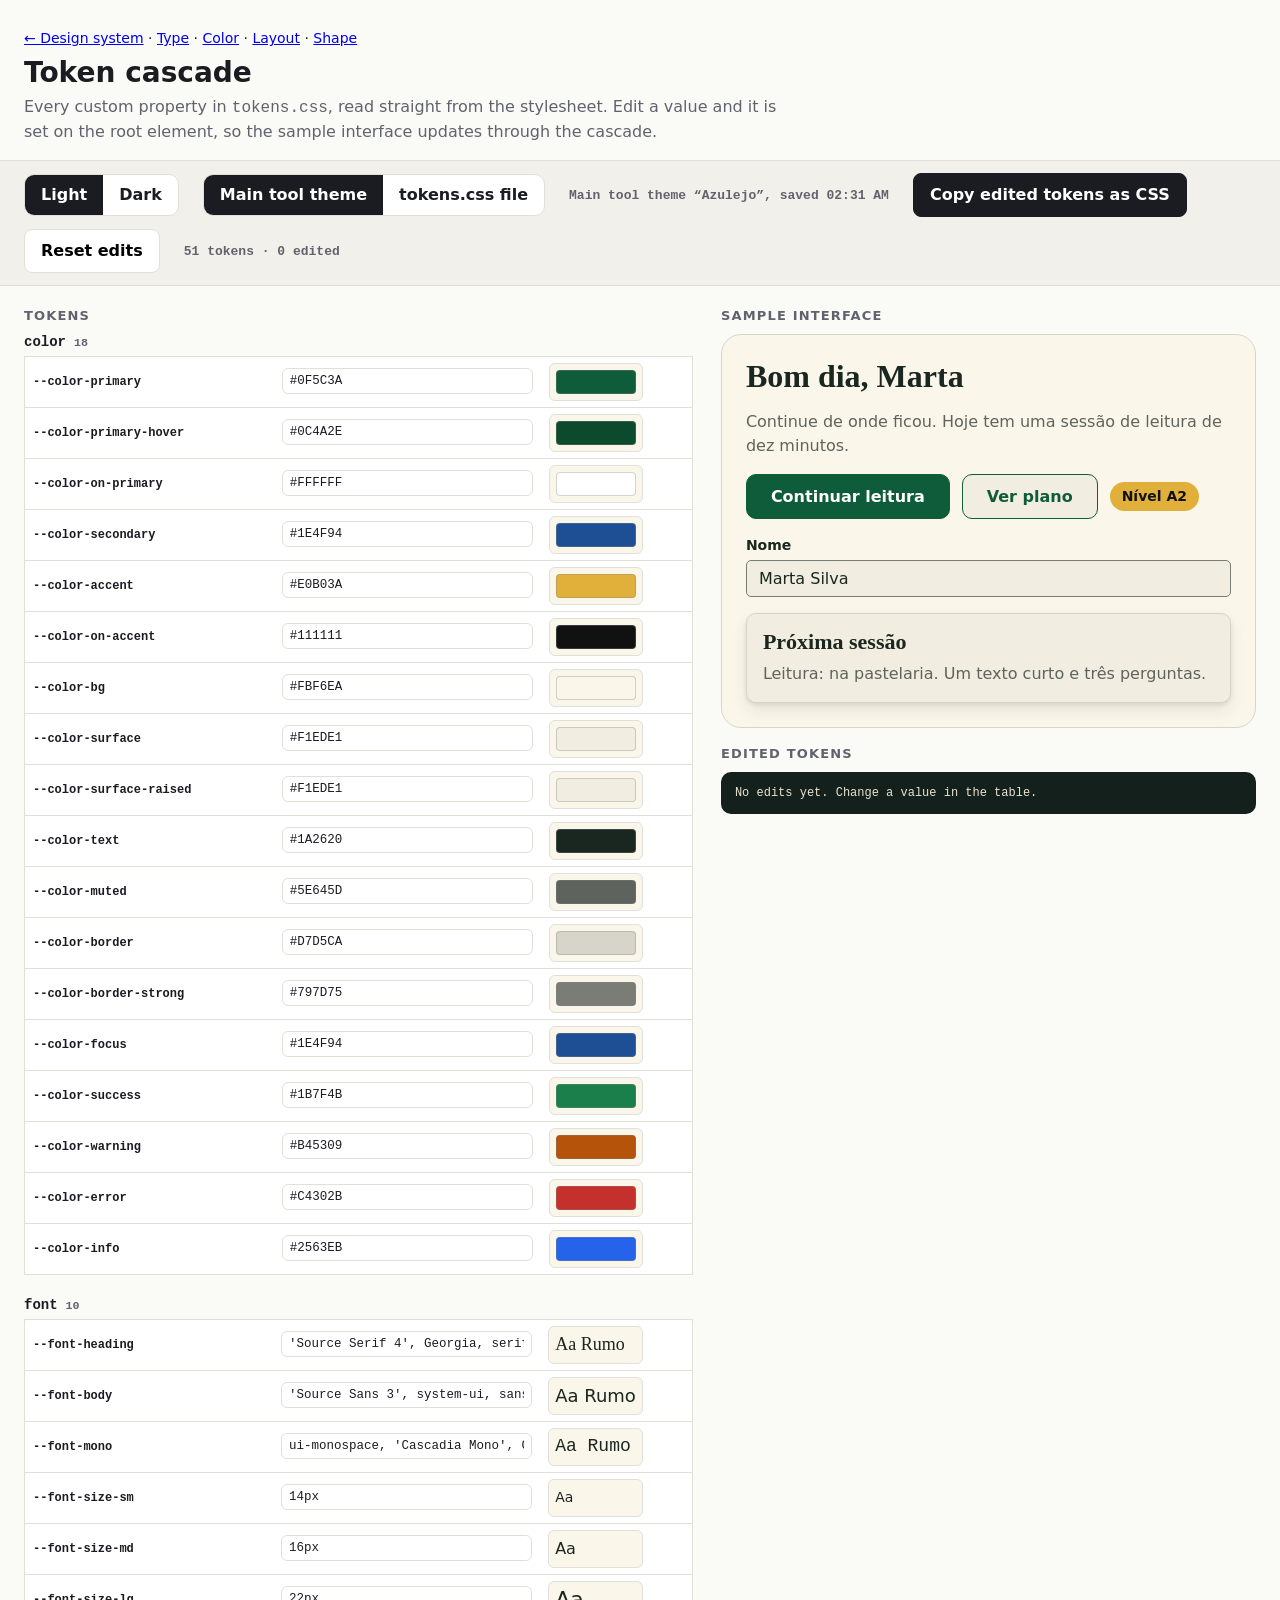
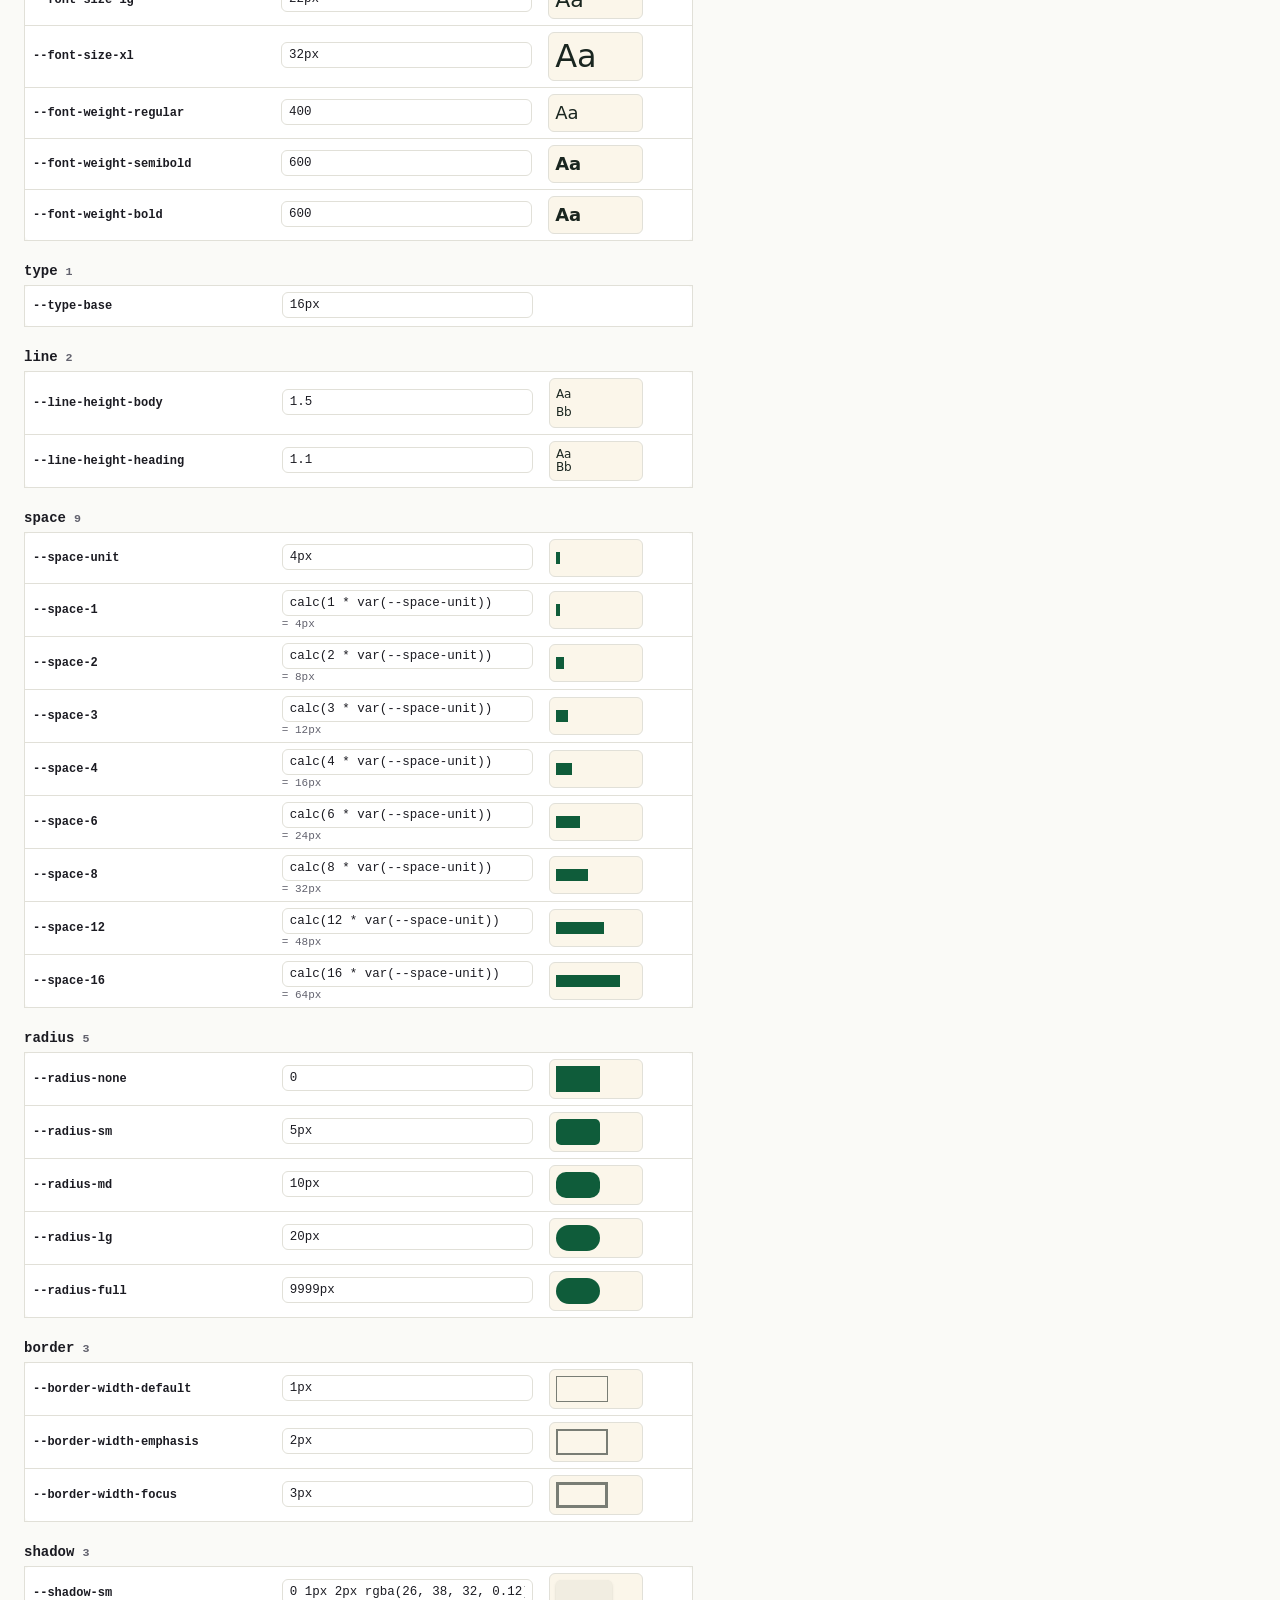
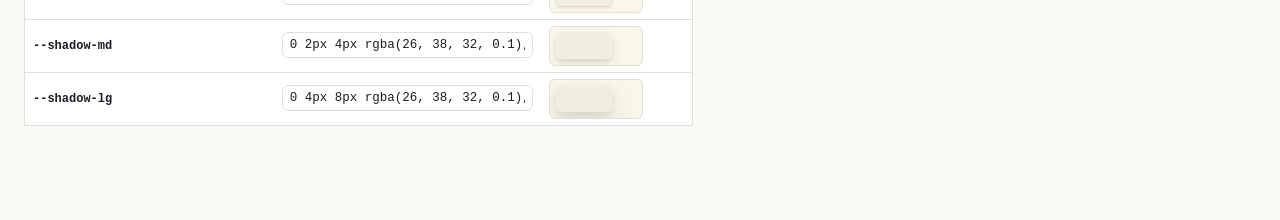
<file: token-cascade.html>
<!doctype html>
<html lang="en">
<head>
<meta charset="utf-8">
<meta name="viewport" content="width=device-width, initial-scale=1">
<title>Token Cascade</title>
<link rel="stylesheet" href="tokens.css">
<style>
  /* Page chrome. These colors are fixed so editing a token only changes the table samples and the sample interface. */
  :root { --pg-bg: #FAFAF7; --pg-ink: #1B1B22; --pg-muted: #62626E; --pg-line: #E1E0D8; --pg-focus: #1E4F94; --pg-mono: ui-monospace, 'Cascadia Mono', Consolas, monospace; }
  * { box-sizing: border-box; }
  body { margin: 0; background: var(--pg-bg); color: var(--pg-ink); font: 16px/1.5 system-ui, -apple-system, 'Segoe UI', sans-serif; }
  :focus-visible { outline: 2px solid var(--pg-focus); outline-offset: 2px; }
  .wrap { max-width: 1280px; margin: 0 auto; padding: 0 24px; }
  header.page { padding: 28px 0 16px; }
  header.page nav { font-size: 14px; margin-bottom: 8px; }
  header.page h1 { margin: 0; font-size: 28px; line-height: 1.15; }
  header.page p { margin: 6px 0 0; color: var(--pg-muted); max-width: 75ch; }
  .bar { background: #F1F0EA; border-block: 1px solid var(--pg-line); position: sticky; top: 0; z-index: 20; }
  .bar .wrap { display: flex; gap: 12px 24px; flex-wrap: wrap; align-items: center; padding-block: 12px; }
  .seg { display: inline-flex; border: 1px solid var(--pg-line); border-radius: 10px; overflow: hidden; background: #fff; }
  .seg label { cursor: pointer; } .seg input { position: absolute; opacity: 0; pointer-events: none; }
  .seg span { display: block; padding: 8px 16px; font-weight: 600; }
  .seg input:checked + span { background: var(--pg-ink); color: #fff; }
  .seg input:focus-visible + span { outline: 2px solid var(--pg-focus); outline-offset: -3px; }
  .btn { font: inherit; font-weight: 600; padding: 9px 16px; border: 1px solid var(--pg-line); border-radius: 8px; background: #fff; cursor: pointer; }
  .btn.dark { background: var(--pg-ink); color: #fff; border-color: var(--pg-ink); }
  .count { font: 600 13px var(--pg-mono); color: var(--pg-muted); }
  .err { margin: 16px 0; padding: 12px 14px; border: 1px solid #B3261E; border-radius: 8px; background: #FBE9E7; color: #7A1A14; font-weight: 600; }

  .cols { display: grid; grid-template-columns: minmax(0, 1.25fr) minmax(320px, 1fr); gap: 28px; align-items: start; padding-top: 20px; padding-bottom: 56px; }
  h2 { margin: 0 0 8px; font-size: 13px; letter-spacing: .09em; text-transform: uppercase; color: var(--pg-muted); }
  .grp { margin-bottom: 22px; }
  .grp h3 { margin: 0 0 6px; font: 700 14px var(--pg-mono); display: flex; gap: 8px; align-items: baseline; }
  .grp h3 small { color: var(--pg-muted); font-weight: 600; }
  table.tk { border-collapse: collapse; width: 100%; font-size: 13px; background: #fff; border: 1px solid var(--pg-line); border-radius: 8px; }
  table.tk td { padding: 6px 8px; border-bottom: 1px solid var(--pg-line); vertical-align: middle; }
  table.tk tr:last-child td { border-bottom: 0; }
  td.nm { font: 600 12px var(--pg-mono); white-space: nowrap; }
  td.val { width: 40%; }
  td.val input { width: 100%; font: 12.5px var(--pg-mono); padding: 5px 7px; border: 1px solid var(--pg-line); border-radius: 6px; background: #fff; color: var(--pg-ink); }
  td.val .res { display: block; font: 11px var(--pg-mono); color: var(--pg-muted); margin-top: 2px; }
  tr.edited td.nm::after { content: ' ●'; color: #B45309; }
  tr.edited td.val input { border-color: #B45309; background: #FFF8EC; }
  td.smp { width: 110px; }
  td.rv { width: 28px; text-align: center; }
  td.rv button { border: 0; background: none; cursor: pointer; font-size: 16px; color: var(--pg-muted); visibility: hidden; }
  tr.edited td.rv button { visibility: visible; }

  /* table samples: the stage shows the current theme's page color */
  .stage { background: var(--color-bg); border: 1px solid var(--pg-line); border-radius: 6px; padding: 6px; display: flex; align-items: center; min-height: 38px; overflow: hidden; }
  .sw { width: 100%; height: 24px; border-radius: 4px; border: 1px solid rgba(128,128,128,.35); }
  .sbar { height: 12px; background: var(--color-primary); max-width: 100%; }
  .rbox { width: 44px; height: 26px; background: var(--color-primary); }
  .scard { width: 56px; height: 26px; background: var(--color-surface-raised); border-radius: var(--radius-sm); }
  .txt { color: var(--color-text); line-height: 1.1; white-space: nowrap; }
  .bx { width: 52px; height: 26px; border-style: solid; border-color: var(--color-border-strong); }

  .side { position: sticky; top: 72px; display: grid; gap: 16px; }
  .out { background: #14201B; color: #E8E3D3; padding: 12px 14px; border-radius: 10px; font: 12px/1.55 var(--pg-mono); max-height: 220px; overflow: auto; margin: 0; white-space: pre-wrap; }
  .toast { position: fixed; bottom: 20px; left: 50%; transform: translateX(-50%); background: var(--pg-ink); color: #fff; padding: 9px 16px; border-radius: 8px; font-weight: 600; font-size: 14px; opacity: 0; pointer-events: none; transition: opacity .2s; z-index: 50; }
  .toast.on { opacity: 1; }

  /* ---------- Sample interface: ONLY var(--token) references for design values ---------- */
  .ui { background: var(--color-bg); color: var(--color-text); font-family: var(--font-body); font-size: var(--font-size-md); line-height: var(--line-height-body);
        padding: var(--space-6); border: var(--border-width-default) solid var(--color-border); border-radius: var(--radius-lg); display: grid; gap: var(--space-4); }
  .ui h1 { margin: 0; font-family: var(--font-heading); font-size: var(--font-size-xl); font-weight: var(--font-weight-bold); line-height: var(--line-height-heading); color: var(--color-text); }
  .ui p { margin: 0; color: var(--color-muted); }
  .ui .row { display: flex; flex-wrap: wrap; gap: var(--space-3); align-items: center; }
  .ui .primary, .ui .secondary { font-family: var(--font-body); font-size: var(--font-size-md); font-weight: var(--font-weight-semibold); padding: var(--space-3) var(--space-6); border-radius: var(--radius-md); cursor: pointer; border: var(--border-width-default) solid var(--color-primary); }
  .ui .primary { background: var(--color-primary); color: var(--color-on-primary); }
  .ui .primary:hover { background: var(--color-primary-hover); }
  .ui .secondary { background: var(--color-surface); color: var(--color-primary); }
  .ui .primary:focus-visible, .ui .secondary:focus-visible, .ui input:focus-visible { outline: var(--border-width-focus) solid var(--color-focus); outline-offset: var(--border-width-default); }
  .ui label { display: grid; gap: var(--space-1); font-size: var(--font-size-sm); font-weight: var(--font-weight-semibold); }
  .ui input { font-family: var(--font-body); font-size: var(--font-size-md); padding: var(--space-2) var(--space-3); border: var(--border-width-default) solid var(--color-border-strong); border-radius: var(--radius-sm); background: var(--color-surface); color: var(--color-text); width: 100%; }
  .ui .badge { display: inline-block; font-size: var(--font-size-sm); font-weight: var(--font-weight-bold); padding: var(--space-1) var(--space-3); border-radius: var(--radius-full); background: var(--color-accent); color: var(--color-on-accent); }
  .ui .card { background: var(--color-surface-raised); border: var(--border-width-default) solid var(--color-border); border-radius: var(--radius-md); box-shadow: var(--shadow-md); padding: var(--space-4); display: grid; gap: var(--space-2); }
  .ui .card h2 { margin: 0; font-family: var(--font-heading); font-size: var(--font-size-lg); font-weight: var(--font-weight-bold); line-height: var(--line-height-heading); text-transform: none; letter-spacing: normal; color: var(--color-text); }

  @media (max-width: 960px) { .cols { grid-template-columns: 1fr; } .side { position: static; } }
  @media (max-width: 560px) {
    .wrap { padding: 0 16px; }
    .bar { position: static; }
    table.tk, table.tk tbody { display: block; }
    table.tk tr { display: grid; grid-template-columns: minmax(0, 1fr) 96px 28px; gap: 4px 10px; padding: 8px 10px; border-bottom: 1px solid var(--pg-line); align-items: center; }
    table.tk tr:last-child { border-bottom: 0; }
    table.tk td { display: block; padding: 0; border: 0; width: auto; }
    td.nm { grid-column: 1 / -1; white-space: normal; overflow-wrap: anywhere; }
    td.val { grid-column: 1; }
    td.smp { width: auto; } td.rv { width: auto; }
  }
  @media (pointer: coarse), (max-width: 640px) { nav a { display: inline-block; padding: 8px 2px; } }
  @media (pointer: coarse), (max-width: 640px) { td.val input { min-height: 38px; }}
</style>
</head>
<body>

<header class="page"><div class="wrap">
  <nav aria-label="Pages"><a href="index.html">← Design system</a> · <a href="type-playground.html">Type</a> · <a href="color-playground.html">Color</a> · <a href="layout-playground.html">Layout</a> · <a href="shape-playground.html">Shape</a></nav>
  <h1>Token cascade</h1>
  <p>Every custom property in <code>tokens.css</code>, read straight from the stylesheet. Edit a value and it is set on the root element, so the sample interface updates through the cascade.</p>
</div></header>

<div class="bar"><div class="wrap">
  <div class="seg" role="radiogroup" aria-label="Theme"><label><input type="radio" name="theme" value="light" checked><span>Light</span></label><label><input type="radio" name="theme" value="dark"><span>Dark</span></label></div>
  <div class="seg" role="radiogroup" aria-label="Token source"><label><input type="radio" name="source" value="main" checked><span>Main tool theme</span></label><label><input type="radio" name="source" value="file"><span>tokens.css file</span></label></div>
  <span class="count" id="srcNote"></span>
  <button type="button" class="btn dark" id="copy">Copy edited tokens as CSS</button>
  <button type="button" class="btn" id="resetAll">Reset edits</button>
  <span class="count" id="count" role="status"></span>
</div></div>

<main class="wrap">
  <div id="error" class="err" hidden></div>
  <div class="cols">
    <section aria-labelledby="tH"><h2 id="tH">Tokens</h2><div id="tokens"></div></section>
    <aside class="side" aria-label="Preview">
      <section aria-labelledby="uH">
        <h2 id="uH">Sample interface</h2>
        <div class="ui" lang="pt-PT">
          <h1>Bom dia, Marta</h1>
          <p>Continue de onde ficou. Hoje tem uma sessão de leitura de dez minutos.</p>
          <div class="row"><button type="button" class="primary">Continuar leitura</button><button type="button" class="secondary">Ver plano</button><span class="badge">Nível A2</span></div>
          <label>Nome<input type="text" value="Marta Silva"></label>
          <div class="card"><h2>Próxima sessão</h2><p>Leitura: na pastelaria. Um texto curto e três perguntas.</p></div>
        </div>
      </section>
      <section aria-labelledby="oH"><h2 id="oH">Edited tokens</h2><pre class="out" id="css" aria-live="polite"></pre></section>
    </aside>
  </div>
</main>
<div class="toast" id="toast" role="status"></div>

<script>
(() => {
  const $ = id => document.getElementById(id);
  const root = document.documentElement;
  const tokens = new Map();          // name -> { light, dark }
  const edits = { all: {}, light: {}, dark: {} };
  const applied = new Set();
  let theme = 'light';
  const rows = new Map();

  /* ---- source: the main tool's current theme (shared through localStorage) or the tokens.css file ---- */
  let source = new URLSearchParams(location.search).get('source') === 'file' ? 'file' : 'main';
  function mainTheme() { try { const o = JSON.parse(localStorage.getItem('cip-tokens-css')); return o && typeof o.css === 'string' ? o : null; } catch (e) { return null; } }
  function applyMainTheme() {
    const old = $('cip-theme'); if (old) old.remove();
    const t = mainTheme();
    if (source === 'main' && t) { const st = document.createElement('style'); st.id = 'cip-theme'; st.textContent = t.css; document.head.appendChild(st); }
    const have = !!t;
    document.querySelectorAll('input[name=source]').forEach(r => { r.checked = r.value === (source === 'main' && have ? 'main' : 'file'); if (r.value === 'main') r.disabled = !have; });
    $('srcNote').textContent = source === 'main' && have ? `Main tool theme “${t.name}”, saved ${new Date(t.at).toLocaleTimeString([], { hour: '2-digit', minute: '2-digit' })}` : have ? 'Reading tokens.css' : 'No theme saved by the main tool yet. Reading tokens.css';
  }

  /* ---- read tokens.css from the stylesheet ---- */
  function walk(rules) {
    for (const r of rules) {
      if (r.style && r.selectorText) {
        const dark = /data-theme\s*=\s*["']?dark/.test(r.selectorText);
        for (let i = 0; i < r.style.length; i++) {
          const n = r.style[i]; if (!n.startsWith('--')) continue;
          const v = r.style.getPropertyValue(n).trim();
          const t = tokens.get(n) || { light: undefined, dark: undefined };
          if (dark) t.dark = v; else t.light = v;
          tokens.set(n, t);
        }
      } else if (r.cssRules) walk(r.cssRules);
    }
  }
  function readSheet() {
    const sheet = [...document.styleSheets].find(s => s.href && /tokens\.css(\?|#|$)/.test(s.href));
    if (!sheet) throw new Error('tokens.css did not load. Check that it sits next to this page.');
    let rules; try { rules = sheet.cssRules; } catch (e) { throw new Error('The browser blocked reading tokens.css (this happens when the page is opened as a file). Serve the folder over http, for example http://localhost:5173/token-cascade.html.'); }
    walk(rules);
    const inj = $('cip-theme'); if (inj && inj.sheet) walk(inj.sheet.cssRules);
    if (!tokens.size) throw new Error('No custom properties were found in tokens.css.');
  }

  /* ---- helpers ---- */
  const groupOf = n => n.slice(2).split('-')[0];
  const darkNames = () => new Set([...tokens].filter(([, t]) => t.dark !== undefined).map(([n]) => n));
  let dn = new Set();
  const scopeOf = n => dn.has(n) ? theme : 'all';
  const authored = (n, t) => theme === 'dark' && t.dark !== undefined ? t.dark : t.light;
  const current = (n, t) => { const e = edits[scopeOf(n)][n]; return e !== undefined ? e : authored(n, t); };
  const isEdited = n => edits[scopeOf(n)][n] !== undefined;

  function sample(n) {
    const v = `var(${n})`, g = groupOf(n);
    if (g === 'color') return `<div class="stage"><i class="sw" style="display:block;background:${v}"></i></div>`;
    if (g === 'space') return `<div class="stage"><div class="sbar" style="width:${v}"></div></div>`;
    if (g === 'radius') return `<div class="stage"><div class="rbox" style="border-radius:${v}"></div></div>`;
    if (g === 'shadow') return `<div class="stage"><div class="scard" style="box-shadow:${v}"></div></div>`;
    if (g === 'border') return `<div class="stage"><div class="bx" style="border-width:${v}"></div></div>`;
    if (g === 'line') return `<div class="stage"><div class="txt" style="line-height:${v};font-size:12px">Aa<br>Bb</div></div>`;
    if (g === 'font') {
      if (n.startsWith('--font-size')) return `<div class="stage"><span class="txt" style="font-size:${v}">Aa</span></div>`;
      if (n.startsWith('--font-weight')) return `<div class="stage"><span class="txt" style="font-weight:${v};font-size:18px">Aa</span></div>`;
      return `<div class="stage"><span class="txt" style="font-family:${v};font-size:18px">Aa Rumo</span></div>`;
    }
    return '';
  }

  /* ---- build the table, grouped by prefix ---- */
  function build() {
    dn = darkNames();
    const groups = new Map();
    tokens.forEach((t, n) => { const g = groupOf(n); if (!groups.has(g)) groups.set(g, []); groups.get(g).push(n); });
    $('tokens').innerHTML = [...groups].map(([g, names]) => `
      <div class="grp"><h3>${g} <small>${names.length}</small></h3>
      <table class="tk"><tbody>${names.map(n => `<tr data-n="${n}"><td class="nm">${n}</td>
        <td class="val"><input type="text" spellcheck="false" aria-label="${n} value"><span class="res"></span></td>
        <td class="smp">${sample(n)}</td>
        <td class="rv"><button type="button" aria-label="Reset ${n}" title="Reset">↺</button></td></tr>`).join('')}</tbody></table></div>`).join('');
    $('tokens').querySelectorAll('tr').forEach(tr => rows.set(tr.dataset.n, tr));
  }

  /* ---- apply edits to the root element ---- */
  function applyEdits() {
    applied.forEach(n => root.style.removeProperty(n)); applied.clear();
    [edits.all, edits[theme]].forEach(set => Object.entries(set).forEach(([n, v]) => { root.style.setProperty(n, v); applied.add(n); }));
  }
  let probe;
  function resolved(n, v) {
    if (groupOf(n) === 'space') {
      probe = probe || Object.assign(document.createElement('div'), {}); probe.style.cssText = 'position:absolute;visibility:hidden;height:0';
      probe.style.width = `var(${n})`; document.body.appendChild(probe); const w = probe.getBoundingClientRect().width; probe.remove();
      return w ? w + 'px' : '';
    }
    const c = getComputedStyle(root).getPropertyValue(n).trim();
    return c && c !== v ? c : '';
  }
  function refresh() {
    const active = document.activeElement;
    let edited = 0;
    tokens.forEach((t, n) => {
      const tr = rows.get(n), input = tr.querySelector('input'), v = current(n, t);
      if (input !== active) input.value = v;
      const e = isEdited(n); tr.classList.toggle('edited', e); if (e) edited++;
      const r = resolved(n, v); tr.querySelector('.res').textContent = r && r !== v ? '= ' + r : '';
    });
    $('count').textContent = `${tokens.size} tokens · ${edited} edited${edited ? '' : ''}`;
    $('css').textContent = cssOut() || 'No edits yet. Change a value in the table.';
  }
  function cssOut() {
    const block = (sel, obj) => { const k = Object.keys(obj); return k.length ? `${sel} {\n${k.map(n => `  ${n}: ${obj[n]};`).join('\n')}\n}\n` : ''; };
    return [block(':root', { ...edits.all, ...edits.light }), block(':root[data-theme="dark"]', edits.dark)].filter(Boolean).join('\n');
  }

  /* ---- events ---- */
  $('tokens').addEventListener('input', e => {
    const tr = e.target.closest('tr'); if (!tr) return;
    const n = tr.dataset.n, t = tokens.get(n), val = e.target.value.trim(), sc = scopeOf(n);
    if (!val || val === authored(n, t)) delete edits[sc][n]; else edits[sc][n] = val;
    applyEdits(); refresh();
  });
  $('tokens').addEventListener('click', e => {
    const b = e.target.closest('td.rv button'); if (!b) return;
    const n = b.closest('tr').dataset.n; delete edits[scopeOf(n)][n]; applyEdits(); refresh();
  });
  document.querySelectorAll('input[name=theme]').forEach(r => r.addEventListener('change', () => {
    if (!r.checked) return; theme = r.value; root.setAttribute('data-theme', theme); applyEdits(); refresh();
  }));
  $('resetAll').addEventListener('click', () => { edits.all = {}; edits.light = {}; edits.dark = {}; applyEdits(); refresh(); toast('All edits cleared'); });
  let tt = 0;
  function toast(m) { const t = $('toast'); t.textContent = m; t.classList.add('on'); clearTimeout(tt); tt = setTimeout(() => t.classList.remove('on'), 2000); }
  $('copy').addEventListener('click', async () => {
    const css = cssOut(); if (!css) { toast('No edits yet'); return; }
    try { await navigator.clipboard.writeText(css); toast('Edited tokens copied'); }
    catch (e) {
      const ta = document.createElement('textarea'); ta.value = css; ta.style.cssText = 'position:fixed;opacity:0'; document.body.appendChild(ta); ta.select();
      try { document.execCommand('copy'); toast('Edited tokens copied'); } catch (e2) { toast('Copy failed. Select the text in the box and copy it.'); }
      ta.remove();
    }
  });

  function init() {
    tokens.clear(); rows.clear(); edits.all = {}; edits.light = {}; edits.dark = {}; applyEdits(); $('error').hidden = true;
    try { applyMainTheme(); readSheet(); build(); root.setAttribute('data-theme', theme); refresh(); }
    catch (e) { const b = $('error'); b.textContent = e.message; b.hidden = false; }
  }
  document.querySelectorAll('input[name=source]').forEach(r => r.addEventListener('change', () => { if (r.checked) { source = r.value; init(); toast('Switched source. Edits cleared'); } }));
  if (document.readyState === 'complete') init(); else window.addEventListener('load', init);
})();
</script>
</body>
</html>
</file>
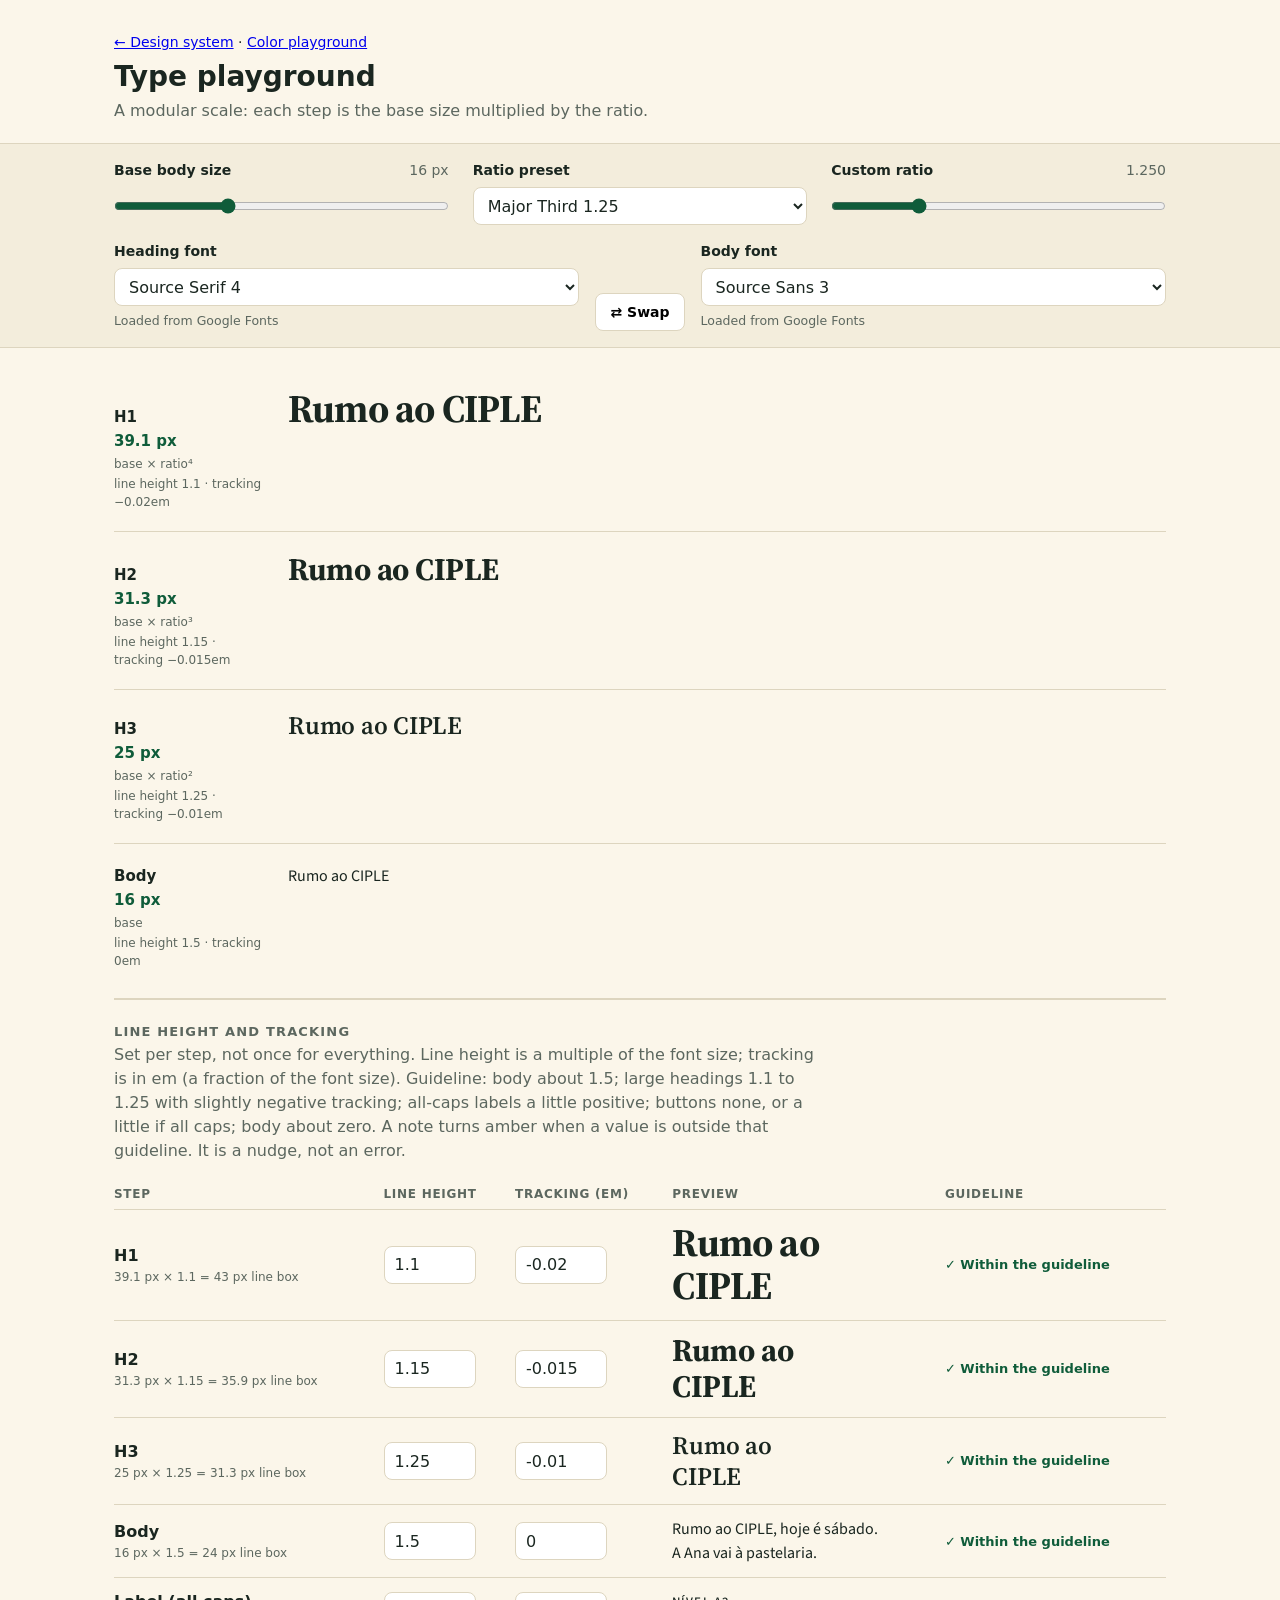
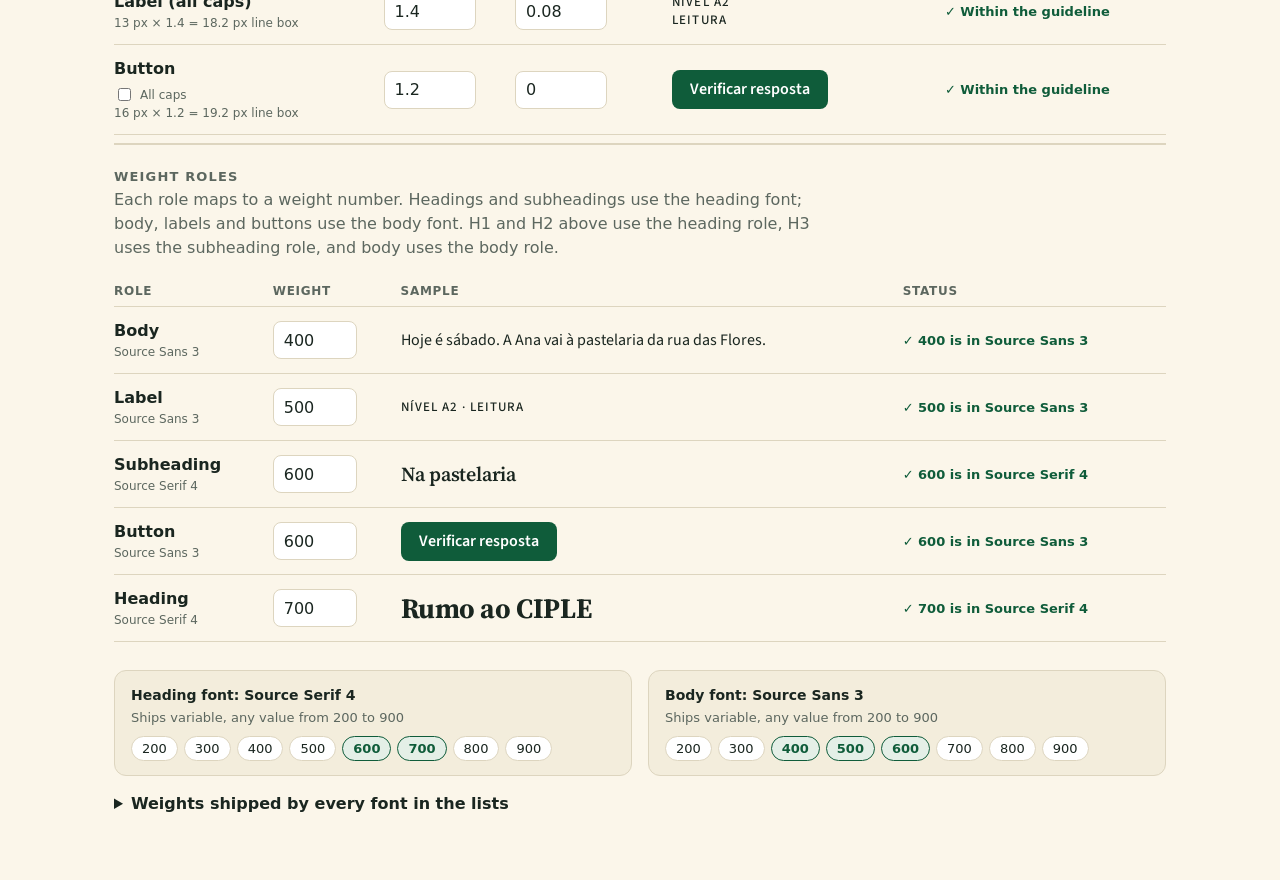
<file: type-playground.html>
<!doctype html>
<html lang="en">
<head>
<meta charset="utf-8">
<meta name="viewport" content="width=device-width, initial-scale=1">
<title>Type Playground</title>
<link rel="preconnect" href="https://fonts.googleapis.com">
<link rel="preconnect" href="https://fonts.gstatic.com" crossorigin>
<style>
  :root {
    --bg: #FBF6EA;
    --panel: #F3EDDC;
    --ink: #1A2620;
    --muted: #5C675F;
    --line: #DDD5BF;
    --green: #0F5C3A;
    --red: #B3261E;
    --red-bg: #FBE9E7;
    --focus: #1E4F94;
    --ui: system-ui, -apple-system, 'Segoe UI', sans-serif;
    /* applied live from the pickers */
    --font-h: 'Source Serif 4', Georgia, serif;
    --font-b: 'Source Sans 3', system-ui, sans-serif;
    --w-body: 400; --w-label: 500; --w-subheading: 600; --w-button: 600; --w-heading: 700;
  }
  * { box-sizing: border-box; }
  body { margin: 0; background: var(--bg); color: var(--ink); font: 16px/1.5 var(--ui); }
  :focus-visible { outline: 2px solid var(--focus); outline-offset: 2px; }

  .wrap { max-width: 1100px; margin: 0 auto; padding: 0 24px; }
  header.page { padding: 32px 0 20px; }
  header.page h1 { margin: 0; font: 700 28px/1.15 var(--ui); }
  header.page p { margin: 6px 0 0; color: var(--muted); }

  .controls { background: var(--panel); border-block: 1px solid var(--line); }
  @media (min-height: 820px) and (min-width: 761px) { .controls { position: sticky; top: 0; z-index: 5; } }
  .controls .wrap { display: grid; gap: 16px 24px; padding-block: 16px; }
  .row-a { display: grid; grid-template-columns: repeat(3, minmax(0, 1fr)); gap: 24px; }
  .row-b { display: grid; grid-template-columns: minmax(0, 1fr) auto minmax(0, 1fr); gap: 16px; align-items: end; }
  .field { display: grid; gap: 6px; min-width: 0; }
  .field label { font-weight: 600; font-size: 14px; display: flex; justify-content: space-between; gap: 8px; }
  .field output { font-variant-numeric: tabular-nums; color: var(--muted); font-weight: 400; }
  .hint { font-size: 12.5px; color: var(--muted); min-height: 1.2em; }
  .hint.err { color: var(--red); }
  input[type=range] { width: 100%; accent-color: var(--green); margin: 0; height: 28px; }
  select, input[type=number] { height: 38px; border: 1px solid var(--line); border-radius: 8px; background: #fff; padding: 0 10px; font: inherit; color: inherit; width: 100%; }
  .swap { height: 38px; border: 1px solid var(--line); border-radius: 8px; background: #fff; padding: 0 14px; font: 600 14px var(--ui); cursor: pointer; white-space: nowrap; }
  .swap:hover { background: #EFE8D4; }
  .swap:active { transform: translateY(1px); }

  h2.sec { font: 700 13px var(--ui); letter-spacing: .09em; text-transform: uppercase; color: var(--muted); margin: 0 0 4px; }
  .scale { padding: 20px 0 8px; }
  .row { display: grid; grid-template-columns: 150px minmax(0, 1fr); gap: 24px; align-items: baseline; padding: 20px 0; border-bottom: 1px solid var(--line); }
  .row:last-child { border-bottom: 0; }
  .meta { display: grid; gap: 2px; font-size: 13px; color: var(--muted); }
  .meta b { color: var(--ink); font-size: 15px; }
  .meta .px { font-variant-numeric: tabular-nums; color: var(--green); font-weight: 600; font-size: 15px; }
  .meta .formula { font-size: 12px; }
  .sample { margin: 0; min-width: 0; overflow-wrap: anywhere; }
  .sample.h { font-family: var(--font-h); }
  .sample.body { font-family: var(--font-b); }
  .meta .sp { font-size: 12px; font-variant-numeric: tabular-nums; }

  /* weight roles */
  .roles { padding: 24px 0 64px; border-top: 2px solid var(--line); }
  .roles > p { margin: 4px 0 16px; color: var(--muted); max-width: 70ch; }
  table.rt { width: 100%; border-collapse: collapse; }
  .rt th { text-align: left; font-size: 12px; letter-spacing: .06em; text-transform: uppercase; color: var(--muted); padding: 6px 12px 6px 0; border-bottom: 1px solid var(--line); }
  .rt td { padding: 12px 12px 12px 0; border-bottom: 1px solid var(--line); vertical-align: middle; }
  .rt td.rn { font-weight: 600; white-space: nowrap; }
  .rt td.rn small { display: block; font-weight: 400; color: var(--muted); font-size: 12px; }
  .rt input[type=number] { width: 84px; font-variant-numeric: tabular-nums; }
  .rt input.bad { border-color: var(--red); background: var(--red-bg); color: var(--red); font-weight: 600; }
  .smp { min-width: 0; }
  .smp.heading { font-family: var(--font-h); font-weight: var(--w-heading); font-size: 28px; line-height: var(--lh-h2); letter-spacing: var(--ls-h2); }
  .smp.subheading { font-family: var(--font-h); font-weight: var(--w-subheading); font-size: 20px; line-height: var(--lh-h3); letter-spacing: var(--ls-h3); }
  .smp.body { font-family: var(--font-b); font-weight: var(--w-body); font-size: 16px; line-height: var(--lh-body); letter-spacing: var(--ls-body); }
  .smp.label { font-family: var(--font-b); font-weight: var(--w-label); font-size: 13px; line-height: var(--lh-label); letter-spacing: var(--ls-label); text-transform: uppercase; }
  .smp.button button { font-family: var(--font-b); font-weight: var(--w-button); font-size: 16px; background: var(--green); color: #fff; border: 0; border-radius: 8px; padding: 10px 18px; cursor: default; line-height: var(--lh-button); letter-spacing: var(--ls-button); text-transform: var(--tt-button); }
  /* line height + tracking table */
  .sp-sec { padding: 24px 0 8px; border-top: 2px solid var(--line); }
  .sp-sec > p { margin: 4px 0 16px; color: var(--muted); max-width: 70ch; }
  .sp-sec table.rt input[type=number] { width: 92px; }
  .sp-sec .px2 { font-variant-numeric: tabular-nums; color: var(--muted); font-size: 12.5px; display: block; margin-top: 4px; }
  .pv { min-width: 0; }
  .pv.heading { font-family: var(--font-h); }
  .pv.body, .pv.label, .pv.button { font-family: var(--font-b); }
  .pv.label { text-transform: uppercase; }
  .caps { display: flex; align-items: center; gap: 6px; font-weight: 400; font-size: 12px; color: var(--muted); margin-top: 4px; }
  .note.ok { color: var(--green); font-weight: 600; }
  .note.warn { color: #8A5A00; font-weight: 600; }
  .note { font-size: 13px; max-width: 38ch; }
  .note small { display: block; font-weight: 400; color: var(--muted); }
  .status { font-size: 13px; max-width: 34ch; }
  .status.ok { color: var(--green); font-weight: 600; }
  .status.bad { color: var(--red); font-weight: 600; }

  .ships { display: grid; grid-template-columns: repeat(2, minmax(0, 1fr)); gap: 16px; margin-top: 28px; }
  .ship { background: var(--panel); border: 1px solid var(--line); border-radius: 12px; padding: 14px 16px; }
  .ship h3 { margin: 0 0 2px; font-size: 14px; }
  .ship .range { color: var(--muted); font-size: 13px; margin-bottom: 8px; }
  .chips { display: flex; flex-wrap: wrap; gap: 6px; }
  .chip { font-variant-numeric: tabular-nums; border: 1px solid var(--line); background: #fff; border-radius: 999px; padding: 2px 10px; font-size: 13px; }
  .chip.used { border-color: var(--green); background: #E4EFE7; color: var(--green); font-weight: 600; }
  details.all { margin-top: 16px; }
  details.all summary { cursor: pointer; font-weight: 600; }
  details.all table { border-collapse: collapse; margin-top: 8px; width: 100%; font-size: 14px; }
  details.all td, details.all th { text-align: left; padding: 6px 12px 6px 0; border-bottom: 1px solid var(--line); }
  details.all th { font-size: 12px; color: var(--muted); text-transform: uppercase; letter-spacing: .06em; }

  @media (max-width: 760px) {
    .row-a, .row-b { grid-template-columns: minmax(0, 1fr); gap: 14px; }
    .row { grid-template-columns: minmax(0, 1fr); gap: 6px; }
    .meta { grid-auto-flow: column; justify-content: start; gap: 12px; align-items: baseline; }
    .rt thead { display: none; }
    .rt, .rt tbody, .rt tr, .rt td { display: block; }
    .rt tr { padding: 12px 0; border-bottom: 1px solid var(--line); }
    .rt td { border: 0; padding: 4px 0; }
    .ships { grid-template-columns: minmax(0, 1fr); }
  }
  @media (pointer: coarse), (max-width: 640px) { nav a { display: inline-block; padding: 8px 2px; } }
</style>
</head>
<body>

<header class="page"><div class="wrap">
  <nav aria-label="Pages" style="font-size:14px;margin-bottom:8px"><a href="index.html">← Design system</a> · <a href="color-playground.html">Color playground</a></nav>
  <h1>Type playground</h1>
  <p>A modular scale: each step is the base size multiplied by the ratio.</p>
</div></header>

<section class="controls" aria-label="Type scale controls"><div class="wrap">
  <div class="row-a">
    <div class="field">
      <label for="base">Base body size <output id="baseOut" for="base"></output></label>
      <input id="base" type="range" min="12" max="24" step="1" value="16">
    </div>
    <div class="field">
      <label for="preset">Ratio preset</label>
      <select id="preset">
        <option value="1.2">Minor Third 1.2</option>
        <option value="1.25" selected>Major Third 1.25</option>
        <option value="1.333">Perfect Fourth 1.333</option>
        <option value="1.618">Golden Ratio 1.618</option>
        <option value="custom">Custom</option>
      </select>
    </div>
    <div class="field">
      <label for="ratio">Custom ratio <output id="ratioOut" for="ratio"></output></label>
      <input id="ratio" type="range" min="1.1" max="1.7" step="0.001" value="1.25">
    </div>
  </div>
  <div class="row-b">
    <div class="field">
      <label for="hfont">Heading font</label>
      <select id="hfont"></select>
      <span class="hint" id="hHint"></span>
    </div>
    <button class="swap" id="swap" type="button" aria-label="Swap heading and body fonts">⇄ Swap</button>
    <div class="field">
      <label for="bfont">Body font</label>
      <select id="bfont"></select>
      <span class="hint" id="bHint"></span>
    </div>
  </div>
</div></section>

<main class="wrap">
  <div class="scale" aria-live="polite">
    <div class="row">
      <div class="meta"><b>H1</b><span class="px" data-px="h1"></span><span class="formula" data-f="h1"></span><span class="sp" data-sp="h1"></span></div>
      <h1 class="sample h" data-s="h1" style="margin:0">Rumo ao CIPLE</h1>
    </div>
    <div class="row">
      <div class="meta"><b>H2</b><span class="px" data-px="h2"></span><span class="formula" data-f="h2"></span><span class="sp" data-sp="h2"></span></div>
      <h2 class="sample h" data-s="h2" style="margin:0">Rumo ao CIPLE</h2>
    </div>
    <div class="row">
      <div class="meta"><b>H3</b><span class="px" data-px="h3"></span><span class="formula" data-f="h3"></span><span class="sp" data-sp="h3"></span></div>
      <h3 class="sample h" data-s="h3" style="margin:0">Rumo ao CIPLE</h3>
    </div>
    <div class="row">
      <div class="meta"><b>Body</b><span class="px" data-px="body"></span><span class="formula" data-f="body"></span><span class="sp" data-sp="body"></span></div>
      <p class="sample body" data-s="body">Rumo ao CIPLE</p>
    </div>
  </div>

  <section class="sp-sec" aria-labelledby="spH">
    <h2 class="sec" id="spH">Line height and tracking</h2>
    <p>Set per step, not once for everything. Line height is a multiple of the font size; tracking is in em (a fraction of the font size). Guideline: body about 1.5; large headings 1.1 to 1.25 with slightly negative tracking; all-caps labels a little positive; buttons none, or a little if all caps; body about zero. A note turns amber when a value is outside that guideline. It is a nudge, not an error.</p>
    <table class="rt">
      <thead><tr><th scope="col">Step</th><th scope="col">Line height</th><th scope="col">Tracking (em)</th><th scope="col">Preview</th><th scope="col">Guideline</th></tr></thead>
      <tbody id="spRows"></tbody>
    </table>
  </section>

  <section class="roles" aria-labelledby="rolesH">
    <h2 class="sec" id="rolesH">Weight roles</h2>
    <p>Each role maps to a weight number. Headings and subheadings use the heading font; body, labels and buttons use the body font. H1 and H2 above use the heading role, H3 uses the subheading role, and body uses the body role.</p>
    <table class="rt">
      <thead><tr><th scope="col">Role</th><th scope="col">Weight</th><th scope="col">Sample</th><th scope="col">Status</th></tr></thead>
      <tbody id="roleRows"></tbody>
    </table>

    <div class="ships" aria-live="polite">
      <div class="ship"><h3 id="shipHName"></h3><div class="range" id="shipHRange"></div><div class="chips" id="shipHChips"></div></div>
      <div class="ship"><h3 id="shipBName"></h3><div class="range" id="shipBRange"></div><div class="chips" id="shipBChips"></div></div>
    </div>
    <details class="all">
      <summary>Weights shipped by every font in the lists</summary>
      <table><thead><tr><th>Font</th><th>Weights shipped</th></tr></thead><tbody id="allFonts"></tbody></table>
    </details>
  </section>
</main>

<script>
(() => {
  /* ---------- EDIT HERE: your shortlists ----------
     Each name must exist in FONT_DB below. To add a font, add one line there
     (weights: [min, max] for a variable font, or a plain list for static fonts). */
  const HEADING_SHORTLIST = ['Source Serif 4', 'Fraunces', 'Literata', 'Lora'];
  const BODY_SHORTLIST    = ['Source Sans 3', 'Inter', 'DM Sans', 'Nunito Sans', 'Atkinson Hyperlegible'];

  const FONT_DB = {
    'Source Serif 4':        { kind: 'serif', variable: [200, 900] },
    'Fraunces':              { kind: 'serif', variable: [100, 900] },
    'Literata':              { kind: 'serif', variable: [200, 900] },
    'Lora':                  { kind: 'serif', variable: [400, 700] },
    'Source Sans 3':         { kind: 'sans',  variable: [200, 900] },
    'Inter':                 { kind: 'sans',  variable: [100, 900] },
    'DM Sans':               { kind: 'sans',  variable: [100, 1000] },
    'Nunito Sans':           { kind: 'sans',  variable: [200, 1000] },
    'Atkinson Hyperlegible': { kind: 'sans',  list: [400, 700] },
  };

  const ROLES = [
    { key: 'body',       label: 'Body',       use: 'b', sample: 'Hoje é sábado. A Ana vai à pastelaria da rua das Flores.', def: 400 },
    { key: 'label',      label: 'Label',      use: 'b', sample: 'Nível A2 · Leitura', def: 500 },
    { key: 'subheading', label: 'Subheading', use: 'h', sample: 'Na pastelaria', def: 600 },
    { key: 'button',     label: 'Button',     use: 'b', sample: null, def: 600 },
    { key: 'heading',    label: 'Heading',    use: 'h', sample: 'Rumo ao CIPLE', def: 700 },
  ];

  const $ = id => document.getElementById(id);

  /* ---------- font data helpers ---------- */
  const spec = n => FONT_DB[n];
  const has = (n, w) => { const f = spec(n); return f.list ? f.list.includes(w) : (w >= f.variable[0] && w <= f.variable[1] && Number.isInteger(w)); };
  const steps = n => { const f = spec(n); if (f.list) return f.list; const out = []; for (let w = Math.ceil(f.variable[0] / 100) * 100; w <= f.variable[1]; w += 100) out.push(w); return out; };
  const shipsText = n => { const f = spec(n); return f.list ? 'static: ' + f.list.join(', ') : `variable, any value from ${f.variable[0]} to ${f.variable[1]}`; };
  const avail = n => { const f = spec(n); if (f.list) return f.list; const o = []; for (let w = f.variable[0]; w <= f.variable[1]; w++) o.push(w); return o; };

  // CSS font matching: what the browser picks when the exact weight is missing.
  function nearest(n, target) {
    const a = avail(n);
    if (a.includes(target)) return target;
    const up = a.filter(w => w > target).sort((x, y) => x - y);
    const down = a.filter(w => w < target).sort((x, y) => y - x);
    if (target >= 400 && target <= 500) {
      const mid = up.filter(w => w <= 500);
      return (mid[0] ?? down[0] ?? up[0]);
    }
    if (target < 400) return down[0] ?? up[0];
    return up[0] ?? down[0];
  }

  /* ---------- loading from Google Fonts ---------- */
  const loaded = {};   // name -> 'loading' | 'ok' | 'err'
  function loadFont(name, done) {
    if (loaded[name] === 'ok' || loaded[name] === 'err') { done && done(loaded[name]); return; }
    if (loaded[name] === 'loading') { (loadFont.q[name] = loadFont.q[name] || []).push(done); return; }
    loaded[name] = 'loading';
    loadFont.q[name] = [done];
    const f = spec(name);
    const w = f.list ? f.list.join(';') : `${f.variable[0]}..${f.variable[1]}`;
    const link = document.createElement('link');
    link.rel = 'stylesheet';
    link.href = `https://fonts.googleapis.com/css2?family=${name.replace(/ /g, '+')}:wght@${w}&display=swap`;
    const finish = status => { loaded[name] = status; (loadFont.q[name] || []).forEach(cb => cb && cb(status)); loadFont.q[name] = []; };
    link.onload = () => {
      // the stylesheet is in; wait for the actual font file so the sample is not measured in a fallback
      (document.fonts ? document.fonts.load(`400 16px "${name}"`) : Promise.resolve()).then(() => finish('ok'), () => finish('ok'));
    };
    link.onerror = () => finish('err');
    document.head.appendChild(link);
  }
  loadFont.q = {};

  /* ---------- state ---------- */
  const state = { h: HEADING_SHORTLIST[0], b: BODY_SHORTLIST[0], roles: Object.fromEntries(ROLES.map(r => [r.key, r.def])) };
  const stack = n => `'${n}', ${spec(n).kind === 'serif' ? 'Georgia, serif' : 'system-ui, sans-serif'}`;

  function fillSelect(sel, own, other, current) {
    const og = (label, list) => `<optgroup label="${label}">${list.map(n => `<option${n === current ? ' selected' : ''}>${n}</option>`).join('')}</optgroup>`;
    sel.innerHTML = og(sel.id === 'hfont' ? 'Heading shortlist' : 'Body shortlist', own) + og('From the other shortlist', other.filter(n => !own.includes(n)));
    sel.value = current;
  }

  /* ---------- line height + tracking, per step ---------- */
  const SP = [
    { key: 'h1',     label: 'H1',     kind: 'heading', role: 'heading',    lh: 1.1,  ls: -0.02,  preview: 'Rumo ao<br>CIPLE' },
    { key: 'h2',     label: 'H2',     kind: 'heading', role: 'heading',    lh: 1.15, ls: -0.015, preview: 'Rumo ao<br>CIPLE' },
    { key: 'h3',     label: 'H3',     kind: 'heading', role: 'subheading', lh: 1.25, ls: -0.01,  preview: 'Rumo ao<br>CIPLE' },
    { key: 'body',   label: 'Body',   kind: 'body',    role: 'body',       lh: 1.5,  ls: 0,      preview: 'Rumo ao CIPLE, hoje é sábado.<br>A Ana vai à pastelaria.' },
    { key: 'label',  label: 'Label (all caps)', kind: 'label', role: 'label', lh: 1.4, ls: 0.08,  preview: 'Nível A2<br>Leitura' },
    { key: 'button', label: 'Button', kind: 'button',  role: 'button',     lh: 1.2,  ls: 0,      preview: 'Verificar resposta' },
  ];
  const spState = Object.fromEntries(SP.map(r => [r.key, { lh: r.lh, ls: r.ls }]));
  let btnCaps = false;
  const sizes = { h1: 0, h2: 0, h3: 0, body: 16, label: 13, button: 16 };
  const sgn = n => (n > 0 ? '+' : n < 0 ? '−' : '') + Math.abs(n);

  function guideline(r) {
    const v = spState[r.key], out = [];
    const inR = (x, lo, hi) => x >= lo - 1e-9 && x <= hi + 1e-9;
    if (r.kind === 'heading') {
      if (!inR(v.lh, 1.1, 1.25)) out.push(`Line height ${v.lh} is outside 1.1–1.25 for large headings.`);
      if (v.ls > 0 || v.ls < -0.04) out.push(`Tracking ${sgn(v.ls)}em is outside slightly negative (0 to −0.04em).`);
    } else if (r.kind === 'body') {
      if (!inR(v.lh, 1.4, 1.6)) out.push(`Line height ${v.lh} is outside about 1.5 (1.4–1.6).`);
      if (!inR(v.ls, -0.01, 0.01)) out.push(`Tracking ${sgn(v.ls)}em is outside about zero (±0.01em).`);
    } else if (r.kind === 'label') {
      if (!inR(v.ls, 0.02, 0.15)) out.push(`Tracking ${sgn(v.ls)}em is outside a little positive (0.02–0.15em).`);
    } else if (r.kind === 'button') {
      if (btnCaps ? !inR(v.ls, 0.02, 0.1) : !inR(v.ls, -0.01, 0.01))
        out.push(btnCaps ? `All-caps button: tracking ${sgn(v.ls)}em is outside a little positive (0.02–0.1em).` : `Tracking ${sgn(v.ls)}em is outside none (±0.01em).`);
    }
    return out;
  }

  function buildSpacing() {
    $('spRows').innerHTML = SP.map(r => `
      <tr data-sp-row="${r.key}">
        <td class="rn">${r.label}${r.key === 'button' ? '<label class="caps"><input type="checkbox" id="btnCaps"> All caps</label>' : ''}<small data-lbox></small></td>
        <td><input type="number" id="lh-${r.key}" min="0.8" max="2.5" step="0.05" value="${r.lh}" aria-label="${r.label} line height"></td>
        <td><input type="number" id="ls-${r.key}" min="-0.1" max="0.3" step="0.005" value="${r.ls}" aria-label="${r.label} tracking in em"></td>
        <td class="pv ${r.kind}" data-pv>${r.kind === 'button' ? '<span class="smp button"><button type="button" tabindex="-1">' + r.preview + '</button></span>' : r.preview}</td>
        <td class="note" id="gl-${r.key}" role="status"></td>
      </tr>`).join('');
    $('spRows').addEventListener('input', e => {
      const el = e.target;
      if (el.id === 'btnCaps') {
        btnCaps = el.checked;
        const ls = spState.button.ls;
        if (btnCaps && ls === 0) spState.button.ls = 0.04; else if (!btnCaps && ls === 0.04) spState.button.ls = 0;
        $('ls-button').value = spState.button.ls;
        return renderSpacing();
      }
      const m = /^(lh|ls)-(\w+)$/.exec(el.id || ''); if (!m) return;
      const v = parseFloat(el.value);
      if (Number.isFinite(v)) { spState[m[2]][m[1]] = v; renderSpacing(); }
    });
  }

  function renderSpacing() {
    const root = document.documentElement.style;
    root.setProperty('--tt-button', btnCaps ? 'uppercase' : 'none');
    SP.forEach(r => {
      const v = spState[r.key];
      root.setProperty('--lh-' + r.key, v.lh);
      root.setProperty('--ls-' + r.key, v.ls + 'em');
      const size = sizes[r.key];
      const row = document.querySelector(`[data-sp-row="${r.key}"]`);
      const pv = row.querySelector('[data-pv]');
      const shown = r.kind === 'heading' ? Math.min(size, 40) : size;     // keep the two-line preview readable on huge steps
      pv.style.fontSize = shown + 'px';
      pv.style.lineHeight = v.lh;
      pv.style.letterSpacing = v.ls + 'em';
      pv.style.fontWeight = `var(--w-${r.role})`;
      if (r.kind === 'button') { const b = pv.querySelector('button'); b.style.fontSize = '16px'; pv.style.fontSize = '16px'; }
      row.querySelector('[data-lbox]').textContent = `${Math.round(size * 10) / 10} px × ${v.lh} = ${Math.round(size * v.lh * 10) / 10} px line box`;
      const g = guideline(r), cell = $('gl-' + r.key);
      cell.className = 'note ' + (g.length ? 'warn' : 'ok');
      cell.innerHTML = g.length ? g.map(t => `<div>${t}</div>`).join('') : '✓ Within the guideline';
      const tag = document.querySelector(`[data-sp="${r.key}"]`);
      if (tag) tag.textContent = `line height ${v.lh} · tracking ${sgn(v.ls)}em`;
    });
  }

  /* ---------- modular scale ---------- */
  const base = $('base'), ratio = $('ratio'), preset = $('preset');
  const PRESETS = [1.2, 1.25, 1.333, 1.618];
  const fmt = n => (Math.round(n * 10) / 10).toString();
  const EXP = { body: 0, h3: 2, h2: 3, h1: 4 };
  const SUP = ['', '', '²', '³', '⁴'];
  const SCALE_ROLE = { body: 'body', h3: 'subheading', h2: 'heading', h1: 'heading' };

  function renderScale() {
    const b = parseFloat(base.value), r = parseFloat(ratio.value);
    $('baseOut').textContent = b + ' px';
    $('ratioOut').textContent = r.toFixed(3);
    for (const [key, e] of Object.entries(EXP)) {
      const size = b * Math.pow(r, e);
      const el = document.querySelector(`[data-s="${key}"]`);
      el.style.fontSize = size + 'px';
      el.style.fontWeight = `var(--w-${SCALE_ROLE[key]})`;
      el.style.lineHeight = `var(--lh-${key})`;
      el.style.letterSpacing = `var(--ls-${key})`;
      sizes[key] = size;
      document.querySelector(`[data-px="${key}"]`).textContent = fmt(size) + ' px';
      document.querySelector(`[data-f="${key}"]`).textContent = e === 0 ? 'base' : `base × ratio${SUP[e]}`;
    }
    renderSpacing();
  }
  base.addEventListener('input', renderScale);
  ratio.addEventListener('input', () => { const r = parseFloat(ratio.value); preset.value = PRESETS.includes(r) ? String(r) : 'custom'; renderScale(); });
  preset.addEventListener('change', () => { if (preset.value !== 'custom') ratio.value = preset.value; renderScale(); });

  /* ---------- fonts + roles ---------- */
  function hint(el, name) {
    const s = loaded[name];
    el.className = 'hint' + (s === 'err' ? ' err' : '');
    el.textContent = s === 'loading' ? 'Loading from Google Fonts…' : s === 'err' ? 'Could not load from Google Fonts (offline?). Showing a fallback font.' : 'Loaded from Google Fonts';
  }

  function applyFonts() {
    document.documentElement.style.setProperty('--font-h', stack(state.h));
    document.documentElement.style.setProperty('--font-b', stack(state.b));
    hint($('hHint'), state.h); hint($('bHint'), state.b);
    [[state.h, 'hHint'], [state.b, 'bHint']].forEach(([n, id]) => loadFont(n, () => { hint($(id), id === 'hHint' ? state.h : state.b); renderRoles(); }));
    renderRoles();
  }

  function fontFor(role) { return role.use === 'h' ? state.h : state.b; }

  function buildRoles() {
    $('roleRows').innerHTML = ROLES.map(r => `
      <tr data-role="${r.key}">
        <td class="rn">${r.label}<small data-which></small></td>
        <td><input type="number" id="w-${r.key}" min="100" max="1000" step="50" value="${state.roles[r.key]}" aria-label="${r.label} weight"></td>
        <td class="smp ${r.key}">${r.sample ? r.sample : '<button type="button" tabindex="-1">Verificar resposta</button>'}</td>
        <td class="status" id="st-${r.key}" role="status"></td>
      </tr>`).join('');
    $('roleRows').addEventListener('input', e => {
      const el = e.target; if (!el.id || !el.id.startsWith('w-')) return;
      const v = parseInt(el.value, 10);
      if (Number.isFinite(v) && v >= 1 && v <= 1000) { state.roles[el.id.slice(2)] = v; renderRoles(); }
    });
  }

  function renderRoles() {
    const root = document.documentElement.style;
    const used = { h: new Set(), b: new Set() };
    ROLES.forEach(r => {
      const w = state.roles[r.key], name = fontFor(r);
      root.setProperty('--w-' + r.key, w);
      used[r.use].add(w);
      const ok = has(name, w);
      const input = $('w-' + r.key), st = $('st-' + r.key);
      input.classList.toggle('bad', !ok);
      document.querySelector(`[data-role="${r.key}"] [data-which]`).textContent = name;
      if (ok) {
        st.className = 'status ok'; st.textContent = '✓ ' + w + ' is in ' + name;
      } else {
        const n = nearest(name, w);
        const fake = w >= 600 && n < 600;
        st.className = 'status bad';
        st.textContent = `✗ ${name} doesn't ship ${w}. The browser would fake it: it would use ${n}${fake ? ' and draw synthetic bold on top' : ''}.`;
      }
    });
    renderShips(used);
  }

  function renderShips(used) {
    [['H', state.h, 'h'], ['B', state.b, 'b']].forEach(([k, name, u]) => {
      $('ship' + k + 'Name').textContent = (k === 'H' ? 'Heading font: ' : 'Body font: ') + name;
      $('ship' + k + 'Range').textContent = 'Ships ' + shipsText(name);
      $('ship' + k + 'Chips').innerHTML = steps(name).map(w => `<span class="chip${used[u].has(w) ? ' used' : ''}">${w}</span>`).join('') +
        [...used[u]].filter(w => !steps(name).includes(w) && has(name, w)).map(w => `<span class="chip used">${w}</span>`).join('');
    });
  }

  function buildAll() {
    $('allFonts').innerHTML = Object.keys(FONT_DB).map(n => `<tr><td>${n}</td><td>${steps(n).join(' ')}${spec(n).list ? '' : ' <span style="color:var(--muted)">(variable: ' + spec(n).variable[0] + '–' + spec(n).variable[1] + ')</span>'}</td></tr>`).join('');
  }

  function buildPickers() {
    const all = [...HEADING_SHORTLIST, ...BODY_SHORTLIST];
    fillSelect($('hfont'), HEADING_SHORTLIST, all, state.h);
    fillSelect($('bfont'), BODY_SHORTLIST, all, state.b);
  }

  $('hfont').addEventListener('change', e => { state.h = e.target.value; applyFonts(); });
  $('bfont').addEventListener('change', e => { state.b = e.target.value; applyFonts(); });
  $('swap').addEventListener('click', () => {
    [state.h, state.b] = [state.b, state.h];
    $('hfont').value = state.h; $('bfont').value = state.b;
    applyFonts();
  });

  buildRoles(); buildSpacing(); buildPickers(); buildAll(); renderScale(); applyFonts();
})();
</script>
</body>
</html>
</file>
<file: styles.css>
/* ============ Tool chrome (fixed look, not themed) ============ */
:root {
  --ui-bg: #F3F0E8;
  --ui-panel: #FBFAF6;
  --ui-ink: #1B2420;
  --ui-muted: #5F6A63;
  --ui-line: #DCD8CC;
  --ui-green: #0F5C3A;
  --ui-green-ink: #FFFFFF;
  --ui-focus: #1E4F94;
  --ui-font: 'Instrument Sans', system-ui, -apple-system, 'Segoe UI', sans-serif;
  --ui-mono: 'JetBrains Mono', ui-monospace, Consolas, monospace;
}
* { box-sizing: border-box; }
html { color-scheme: light; }
body { margin: 0; background: var(--ui-bg); color: var(--ui-ink); font: 14px/1.45 var(--ui-font); -webkit-font-smoothing: antialiased; }
button, input, select { font: inherit; color: inherit; }
:focus-visible { outline: 2px solid var(--ui-focus); outline-offset: 2px; }
.skip { position: absolute; left: 12px; top: -48px; background: var(--ui-ink); color: #fff; padding: 8px 12px; border-radius: 6px; z-index: 50; }
.skip:focus { top: 12px; }

.top { display: flex; align-items: center; justify-content: space-between; gap: 16px; padding: 10px 20px; background: var(--ui-panel); border-bottom: 1px solid var(--ui-line); position: sticky; top: 0; z-index: 20; }
.brand { display: flex; align-items: center; gap: 10px; min-width: 0; }
.mark { width: 28px; height: 28px; flex: none; }
.brand-name { font-weight: 700; font-size: 16px; letter-spacing: -.01em; }
.brand-sub { color: var(--ui-muted); padding-left: 10px; border-left: 1px solid var(--ui-line); }
.top-actions { display: flex; align-items: center; gap: 8px; }
.badge-view { background: #F4E3B0; color: #5B4300; padding: 5px 10px; border-radius: 999px; font-weight: 600; font-size: 12px; }

.btn { border: 1px solid var(--ui-line); background: #fff; border-radius: 8px; padding: 7px 12px; min-height: 34px; font-weight: 600; cursor: pointer; transition: background .15s, transform .08s, border-color .15s; }
.btn:hover { background: #F0EDE3; border-color: #C9C4B5; }
.btn:active { transform: translateY(1px); }
.btn.solid { background: var(--ui-green); border-color: var(--ui-green); color: var(--ui-green-ink); }
.btn.solid:hover { background: #0C4B30; }
.btn.ghost { background: transparent; border-color: transparent; color: var(--ui-muted); }
.btn.ghost:hover { background: #EAE6DA; color: var(--ui-ink); }
.btn.sm { padding: 4px 9px; min-height: 28px; font-size: 13px; }

.shell { display: grid; grid-template-columns: 360px minmax(0, 1fr); min-height: calc(100vh - 53px); }
body.view-only .shell { grid-template-columns: minmax(0, 1fr); }
body.view-only .panel, body.view-only .tab-css, body.view-only #view-css, body.view-only #btnShare, body.view-only #btnReset { display: none !important; }

/* settings panel */
.panel { background: var(--ui-panel); border-right: 1px solid var(--ui-line); padding: 6px 0 40px; overflow-y: auto; max-height: calc(100vh - 53px); position: sticky; top: 53px; align-self: start; }
.grp { padding: 14px 20px 16px; border-bottom: 1px solid var(--ui-line); }
.grp > h2 { margin: 0 0 10px; font-size: 11px; letter-spacing: .09em; text-transform: uppercase; color: var(--ui-muted); font-weight: 700; }
.field { display: grid; gap: 5px; margin-bottom: 12px; }
.field:last-child { margin-bottom: 0; }
.field > label, .field > .lbl { font-weight: 600; font-size: 13px; display: flex; justify-content: space-between; gap: 8px; }
.field output { font-family: var(--ui-mono); font-size: 12px; color: var(--ui-muted); font-weight: 500; }
.field .hint { color: var(--ui-muted); font-size: 12px; font-weight: 400; }
.color-in { display: grid; grid-template-columns: 44px 1fr; gap: 8px; }
.color-in input[type=color] { width: 44px; height: 34px; padding: 2px; border: 1px solid var(--ui-line); border-radius: 8px; background: #fff; cursor: pointer; }
.color-in input[type=text], .field select, .name-in { height: 34px; border: 1px solid var(--ui-line); border-radius: 8px; padding: 0 10px; background: #fff; width: 100%; }
.color-in input[type=text] { font-family: var(--ui-mono); text-transform: uppercase; }
.color-in input.bad { border-color: #B3261E; }
.two { display: grid; grid-template-columns: 1fr 1fr; gap: 10px; }
.two .field { margin-bottom: 0; }
input[type=range] { width: 100%; accent-color: var(--ui-green); height: 22px; margin: 0; }

.checks-list { display: grid; gap: 6px; margin-top: 4px; }
.chk { display: flex; align-items: center; justify-content: space-between; gap: 8px; font-size: 12.5px; background: #fff; border: 1px solid var(--ui-line); border-radius: 8px; padding: 6px 10px; }
.chk b { font-family: var(--ui-mono); font-weight: 500; }
.chk .ok { color: #11663F; font-weight: 700; }
.chk .low { color: #A5301F; font-weight: 700; }

.chips { display: flex; flex-wrap: wrap; gap: 6px; margin-bottom: 12px; }
.chip { border: 1px solid var(--ui-line); background: #fff; border-radius: 999px; padding: 5px 11px; font-weight: 600; font-size: 13px; cursor: pointer; display: inline-flex; align-items: center; gap: 7px; }
.chip:hover { background: #F0EDE3; }
.chip i { display: inline-flex; }
.chip i span { width: 10px; height: 10px; border-radius: 50%; margin-right: -3px; border: 1px solid rgba(0,0,0,.15); }
.saved { display: grid; gap: 6px; margin: 10px 0 0; padding: 0; list-style: none; }
.saved li { display: flex; align-items: center; justify-content: space-between; gap: 8px; background: #fff; border: 1px solid var(--ui-line); border-radius: 8px; padding: 5px 6px 5px 10px; font-weight: 600; }
.saved li span { overflow: hidden; text-overflow: ellipsis; white-space: nowrap; }
.saved li div { display: flex; gap: 4px; flex: none; }
.save-row { display: grid; grid-template-columns: 1fr auto; gap: 8px; }

h3.sub { margin: 16px 0 8px; font-size: 12px; font-weight: 700; color: var(--ui-ink); padding-top: 12px; border-top: 1px dashed var(--ui-line); }
.glyph { background: #fff; border: 1px solid var(--ui-line); border-radius: 8px; padding: 8px 10px; font-size: 20px; line-height: 1.35; letter-spacing: .06em; }
.glyph small { display: block; font: 11px var(--ui-font); letter-spacing: 0; color: var(--ui-muted); }

/* stage */
.main { padding: 14px 24px 40px; min-width: 0; outline: none; }
.tabs { display: flex; gap: 4px; flex-wrap: wrap; border-bottom: 1px solid var(--ui-line); margin-bottom: 20px; position: sticky; top: 53px; background: var(--ui-bg); z-index: 10; padding-top: 4px; }
.tabs button { border: 0; background: none; padding: 10px 14px; font-weight: 600; color: var(--ui-muted); cursor: pointer; border-bottom: 3px solid transparent; margin-bottom: -1px; }
.tabs button:hover { color: var(--ui-ink); }
.tabs button[aria-selected=true] { color: var(--ui-ink); border-bottom-color: var(--ui-green); }
.tab-css { margin-left: auto; }
.view { display: none; }
.view.on { display: block; }
.slot { min-width: 0; }
.fit { margin: 0 auto; position: relative; }
.fit .frame { transform-origin: 0 0; position: absolute; left: 0; top: 0; width: 100%; }
.fit { box-shadow: 0 1px 2px rgba(20,30,25,.08), 0 10px 30px -12px rgba(20,30,25,.25); border-radius: 4px; overflow: hidden; background: #fff; }

.all-grid { display: grid; grid-template-columns: repeat(2, minmax(0, 1fr)); gap: 28px 24px; }
.all-grid .cell { display: grid; gap: 10px; justify-items: center; min-width: 0; }
.all-grid .cell > h3 { margin: 0; font-size: 12px; letter-spacing: .08em; text-transform: uppercase; color: var(--ui-muted); }
.all-grid .slot { width: 100%; }

.print-wrap { display: grid; grid-template-columns: minmax(0, 1fr) 320px; gap: 28px; align-items: start; }
.specs { background: var(--ui-panel); border: 1px solid var(--ui-line); border-radius: 12px; padding: 16px; position: sticky; top: 120px; max-height: calc(100vh - 140px); overflow: auto; }
.specs-head { display: flex; align-items: center; justify-content: space-between; gap: 10px; }
.specs h2, .css-head h2 { margin: 0; font-size: 16px; }
.note { color: var(--ui-muted); margin: 6px 0 12px; font-size: 13px; }
.specs table { width: 100%; border-collapse: collapse; font-size: 12.5px; margin-bottom: 14px; }
.specs th { text-align: left; font-size: 11px; letter-spacing: .07em; text-transform: uppercase; color: var(--ui-muted); padding: 4px 6px 4px 0; border-bottom: 1px solid var(--ui-line); }
.specs td { padding: 6px 6px 6px 0; border-bottom: 1px solid var(--ui-line); vertical-align: top; }
.specs td small { display: block; color: var(--ui-muted); font-size: 11.5px; }
.sw { display: inline-block; width: 14px; height: 14px; border-radius: 4px; border: 1px solid rgba(0,0,0,.2); vertical-align: -2px; margin-right: 6px; }
.mono { font-family: var(--ui-mono); font-size: 12px; }

.css-wrap { max-width: 860px; }
.css-head { display: flex; justify-content: space-between; gap: 16px; align-items: flex-start; flex-wrap: wrap; margin-bottom: 8px; }
.css-actions { display: flex; gap: 8px; }
.code { margin: 0; background: #14201B; color: #E8E3D3; padding: 18px 20px; border-radius: 12px; font: 13px/1.65 var(--ui-mono); overflow: auto; max-height: calc(100vh - 230px); tab-size: 2; }
.code .c { color: #8FA39A; }
.code .k { color: #E8C468; }

.toast { position: fixed; left: 50%; bottom: 24px; transform: translate(-50%, 20px); background: var(--ui-ink); color: #fff; padding: 10px 16px; border-radius: 10px; opacity: 0; pointer-events: none; transition: opacity .2s, transform .2s; z-index: 60; font-weight: 600; }
.toast.on { opacity: 1; transform: translate(-50%, 0); }

@media (max-width: 1100px) { .print-wrap { grid-template-columns: minmax(0, 1fr); } .specs { position: static; max-height: none; } }
@media (max-width: 900px) {
  .shell { grid-template-columns: minmax(0, 1fr); }
  .panel { position: static; max-height: none; border-right: 0; border-bottom: 1px solid var(--ui-line); }
  .main { padding: 12px 16px 32px; }
  .tabs { top: 0; position: static; }
  .all-grid { grid-template-columns: minmax(0, 1fr); }
  .brand-sub { display: none; }
  .top { padding: 10px 16px; flex-wrap: wrap; }
  .tab-css { margin-left: 0; }
}

/* ============ Previews: use only --cip-* variables ============ */
.pv { font-family: var(--cip-font-body); font-weight: var(--cip-fw-body); font-size: var(--cip-fs-body); line-height: var(--cip-lh-body); letter-spacing: var(--cip-ls-body); color: var(--cip-color-ink); background: var(--cip-color-paper); text-align: left; }
.pv h1, .pv h2, .pv h3 { font-family: var(--cip-font-heading); font-weight: var(--cip-fw-heading); margin: 0; color: inherit; }
.pv h1 { font-size: var(--cip-fs-title); line-height: var(--cip-lh-h1); letter-spacing: var(--cip-ls-h1); }
.pv h2 { font-size: var(--cip-fs-section); line-height: var(--cip-lh-h2); letter-spacing: var(--cip-ls-h2); }
.pv h3 { font-size: var(--cip-fs-body); font-family: var(--cip-font-body); font-weight: var(--cip-fw-subheading); line-height: var(--cip-lh-h3); letter-spacing: var(--cip-ls-h3); }
.pv p { margin: 0; }
.pv .muted { color: var(--cip-color-muted); }
.pv .sm { font-size: var(--cip-fs-label); }
.pv .eyebrow { font-size: var(--cip-fs-label); font-weight: var(--cip-fw-label); line-height: var(--cip-lh-label); letter-spacing: var(--cip-ls-label); text-transform: uppercase; color: var(--cip-color-primary); margin-bottom: var(--cip-space-2); }
.pv .card { background: var(--cip-color-surface); border: var(--cip-border-width) solid var(--cip-color-line); border-radius: var(--cip-radius-lg); padding: var(--cip-space-4); }
.pv .bar, .pv .m-progress { height: calc(var(--cip-space-2) * .75); background: var(--cip-color-line); border-radius: var(--cip-radius-pill); overflow: hidden; }
.pv .bar u, .pv .m-progress u { display: block; height: 100%; background: var(--cip-color-primary); border-radius: inherit; }
.pv-btn { display: inline-block; background: var(--cip-color-primary); color: var(--cip-color-on-primary); border: var(--cip-border-width) solid var(--cip-color-primary); border-radius: var(--cip-radius-md); padding: var(--cip-space-3) var(--cip-space-6); font-weight: var(--cip-fw-button); font-size: var(--cip-fs-body); line-height: var(--cip-lh-button); letter-spacing: var(--cip-ls-button); text-transform: var(--cip-tt-button); text-align: center; }
.pv-btn.alt { background: transparent; color: var(--cip-color-primary); }
.pv-btn.block { display: block; width: 100%; }
.tile-strip, .s-tiles, .p-tiles { background-color: var(--cip-color-surface); background-image: var(--pv-tile); background-size: 48px 48px; }

/* web dashboard */
.pv-web { display: grid; grid-template-columns: 210px 1fr; min-height: 600px; }
.w-side { background: var(--cip-color-primary); color: var(--cip-color-on-primary); padding: var(--cip-space-6) var(--cip-space-4); }
.w-logo { font-family: var(--cip-font-heading); font-weight: var(--cip-fw-heading); font-size: var(--cip-fs-section); display: flex; align-items: center; gap: var(--cip-space-2); margin-bottom: var(--cip-space-8); line-height: 1.1; }
.w-dot { width: 14px; height: 14px; border-radius: 50%; background: var(--cip-color-gold); flex: none; box-shadow: 0 0 0 3px color-mix(in srgb, var(--cip-color-gold) 35%, transparent); }
.w-nav { display: grid; gap: var(--cip-space-1); }
.w-nav span { min-height: 44px; display: flex; align-items: center; padding: var(--cip-space-2) var(--cip-space-3); border-radius: var(--cip-radius-md); opacity: .82; font-size: var(--cip-fs-body); }
.w-nav span.on { background: color-mix(in srgb, var(--cip-color-on-primary) 16%, transparent); opacity: 1; font-weight: var(--cip-fw-ui); }
.w-main { padding: 0 var(--cip-space-8) var(--cip-space-8); min-width: 0; }
.w-main .tile-strip { height: 34px; margin: 0 calc(var(--cip-space-8) * -1) var(--cip-space-6); border-bottom: var(--cip-border-width) solid var(--cip-color-line); }
.w-head { display: flex; justify-content: space-between; align-items: flex-start; gap: var(--cip-space-4); margin-bottom: var(--cip-space-6); }
.w-count { background: var(--cip-color-red); color: var(--cip-color-on-red); border-radius: var(--cip-radius-lg); padding: var(--cip-space-3) var(--cip-space-4); text-align: center; flex: none; line-height: 1.1; }
.w-count strong { display: block; font-family: var(--cip-font-heading); font-weight: var(--cip-fw-heading); font-size: var(--cip-fs-title); }
.w-count span { font-size: var(--cip-fs-label); }
.w-skills { display: grid; grid-template-columns: 1fr 1fr; gap: var(--cip-space-4); margin-bottom: var(--cip-space-4); }
.skill .s-top { display: flex; align-items: center; gap: var(--cip-space-2); margin-bottom: var(--cip-space-3); }
.skill .s-top h3 { flex: 1; font-size: var(--cip-fs-body); }
.skill .s-top b { font-variant-numeric: tabular-nums; font-weight: var(--cip-fw-ui); }
.skill .bar { margin-bottom: var(--cip-space-2); }
.d { width: 12px; height: 12px; border-radius: 50%; flex: none; }
.d1 { background: var(--cip-color-primary); } .d2 { background: var(--cip-color-tile-blue); } .d3 { background: var(--cip-color-gold); } .d4 { background: var(--cip-color-red); }
.w-row { display: grid; grid-template-columns: 1.35fr 1fr; gap: var(--cip-space-4); }
.next h2 { margin-bottom: var(--cip-space-2); }
.next .btns { display: flex; gap: var(--cip-space-3); margin-top: var(--cip-space-4); flex-wrap: wrap; }
.days { display: flex; gap: var(--cip-space-2); margin: var(--cip-space-2) 0 var(--cip-space-3); }
.days span { flex: 1; aspect-ratio: 1; display: grid; place-items: center; border-radius: var(--cip-radius-md); border: var(--cip-border-width) solid var(--cip-color-line); font-weight: 600; font-size: var(--cip-fs-label); color: var(--cip-color-muted); }
.days span.x { background: var(--cip-color-gold); border-color: var(--cip-color-gold); color: var(--cip-color-on-gold); }

/* mobile */
.pv-mobile { min-height: 740px; display: flex; flex-direction: column; }
.m-bar { display: flex; align-items: center; justify-content: space-between; padding: var(--cip-space-4) var(--cip-space-4) var(--cip-space-3); }
.m-bar b { font-family: var(--cip-font-body); font-weight: var(--cip-fw-ui); font-size: var(--cip-fs-body); }
.m-back { width: 44px; height: 44px; display: grid; place-items: center; border-radius: var(--cip-radius-md); background: var(--cip-color-surface); border: var(--cip-border-width) solid var(--cip-color-line); }
.m-progress { margin: 0 var(--cip-space-4); }
.m-body { padding: var(--cip-space-6) var(--cip-space-4); flex: 1; }
.m-body h2 { font-size: var(--cip-fs-title-mobile); margin-bottom: var(--cip-space-3); }
.pv .m-text { font-size: var(--cip-fs-reading); line-height: var(--cip-lh-reading); text-align: left; margin-bottom: var(--cip-space-6); }
.m-q { display: grid; gap: var(--cip-space-3); }
.m-q h3 { font-size: var(--cip-fs-body); margin-bottom: var(--cip-space-1); }
.opt { display: flex; align-items: center; gap: var(--cip-space-3); padding: var(--cip-space-3) var(--cip-space-4); border: var(--cip-border-width) solid var(--cip-color-line); border-radius: var(--cip-radius-md); background: var(--cip-color-surface); }
.opt i { width: 18px; height: 18px; border-radius: 50%; border: 2px solid var(--cip-color-line); flex: none; }
.opt.on { border-color: var(--cip-color-primary); background: var(--cip-color-primary-soft); font-weight: var(--cip-fw-ui); }
.opt.on i { border-color: var(--cip-color-primary); background: radial-gradient(circle, var(--cip-color-primary) 0 40%, transparent 45%); }
.m-foot { padding: var(--cip-space-4); border-top: var(--cip-border-width) solid var(--cip-color-line); }

/* social */
.pv-social { height: 540px; position: relative; background: var(--cip-color-primary); color: var(--cip-color-on-primary); overflow: hidden; display: flex; flex-direction: column; }
.pv-social .s-body { padding: var(--cip-space-8) var(--cip-space-8) 0; flex: 1; }
.pv .s-tag { font-size: var(--cip-fs-label); font-weight: var(--cip-fw-label); letter-spacing: var(--cip-ls-label); text-transform: uppercase; color: var(--cip-color-gold); margin-bottom: var(--cip-space-4); }
.pv-social h1 { font-size: var(--cip-fs-display); line-height: 1; }
.pv .s-tr { font-size: var(--cip-fs-section); opacity: .85; margin: var(--cip-space-2) 0 var(--cip-space-8); font-style: italic; }
.s-ex { border-left: 4px solid var(--cip-color-gold); padding: var(--cip-space-2) 0 var(--cip-space-2) var(--cip-space-4); }
.pv .s-ex p { font-size: var(--cip-fs-section); font-weight: var(--cip-fw-ui); line-height: 1.3; }
.s-ex small { display: block; margin-top: var(--cip-space-2); font-size: var(--cip-fs-reading); opacity: .8; line-height: 1.4; }
.s-foot { display: flex; justify-content: space-between; padding: var(--cip-space-4) var(--cip-space-8); font-size: var(--cip-fs-label); font-weight: var(--cip-fw-ui); }
.s-foot span:last-child { color: var(--cip-color-gold); }
.pv-social .s-tiles { height: 78px; background-color: var(--cip-color-tile-blue); background-image: var(--pv-tile-light); }

/* print */
.pv-print { min-height: 1123px; display: flex; flex-direction: column; background: var(--cip-color-paper); font-size: var(--cip-fs-print-body); line-height: var(--cip-lh-body); }
.pv-print h1 { font-size: var(--cip-fs-print-title); }
.p-tiles { height: 44px; border-bottom: calc(var(--cip-border-width) + 1px) solid var(--cip-color-tile-blue); }
.p-sheet { padding: var(--cip-space-8) var(--cip-space-8) var(--cip-space-4); flex: 1; display: grid; gap: var(--cip-space-6); align-content: start; }
.p-meta { display: grid; grid-template-columns: 1.6fr 1fr; gap: var(--cip-space-6); margin-top: var(--cip-space-3); }
.p-meta span { border-bottom: var(--cip-border-width) solid var(--cip-color-ink); font-size: var(--cip-fs-print-label); color: var(--cip-color-muted); padding-bottom: var(--cip-space-4); }
.ex h2 { font-size: var(--cip-fs-print-heading); display: flex; align-items: center; gap: var(--cip-space-3); margin-bottom: var(--cip-space-3); }
.ex h2 i { font-style: normal; flex: none; width: 1.7em; height: 1.7em; border-radius: var(--cip-radius-pill); background: var(--cip-color-tile-blue); color: var(--cip-color-on-tile-blue); display: grid; place-items: center; font-size: var(--cip-fs-label); font-family: var(--cip-font-body); font-weight: var(--cip-fw-ui); }
.ex h2 em { color: var(--cip-color-red); font-style: normal; border-bottom: 2px solid var(--cip-color-gold); }
.ex .q { margin-top: var(--cip-space-3); }
.checks { list-style: none; margin: var(--cip-space-2) 0 0; padding: 0; display: flex; gap: var(--cip-space-6); flex-wrap: wrap; }
.checks li { display: flex; align-items: center; gap: var(--cip-space-2); }
.checks li::before { content: ""; width: 14px; height: 14px; border: var(--cip-border-width) solid var(--cip-color-ink); border-radius: calc(var(--cip-radius-sm) * .6); flex: none; }
.fill { margin: 0; padding-left: 1.4em; display: grid; gap: var(--cip-space-2); }
.fill u { display: inline-block; width: 90px; border-bottom: var(--cip-border-width) solid var(--cip-color-ink); text-decoration: none; margin: 0 4px; }
.rule { border-bottom: var(--cip-border-width) solid var(--cip-color-line); height: calc(var(--cip-fs-print-body) * var(--cip-lh-body) + var(--cip-space-3)); }
.p-foot { display: flex; justify-content: space-between; padding: var(--cip-space-3) var(--cip-space-8) var(--cip-space-4); border-top: var(--cip-border-width) solid var(--cip-color-line); font-size: var(--cip-fs-print-label); color: var(--cip-color-muted); }

/* ============ Print output ============ */
#print-clone { display: none; }
@media print {
  @page { size: A4; margin: 0; }
  body.printing > *:not(#print-clone) { display: none !important; }
  body.printing { background: #fff; }
  body.printing #print-clone { display: block; width: 794px; margin: 0; }
  body.printing #print-clone .frame { position: static; transform: none !important; width: 794px; box-shadow: none; }
  body.printing #print-clone .pv-print { min-height: 1123px; -webkit-print-color-adjust: exact; print-color-adjust: exact; }
  body.printing * { -webkit-print-color-adjust: exact; print-color-adjust: exact; }
}

@media (prefers-reduced-motion: reduce) { * { transition: none !important; } }

/* ============ Panel: section tabs, sub-tabs, new controls ============ */
.panel { padding-top: 0; }
.ptabs { display: flex; position: sticky; top: 0; z-index: 5; background: var(--ui-panel); border-bottom: 1px solid var(--ui-line); }
.ptabs button { flex: 1; border: 0; background: none; padding: 12px 4px 10px; font-weight: 600; font-size: 13px; color: var(--ui-muted); cursor: pointer; border-bottom: 3px solid transparent; margin-bottom: -1px; position: relative; }
.ptabs button:hover { color: var(--ui-ink); }
.ptabs button[aria-selected=true] { color: var(--ui-ink); border-bottom-color: var(--ui-green); }
.cbadge { display: inline-block; min-width: 16px; padding: 0 4px; margin-left: 4px; border-radius: 999px; background: #B3261E; color: #fff; font-size: 11px; line-height: 16px; vertical-align: 1px; }
.cbadge[hidden] { display: none; }
.pane, .sub-pane { display: none; }
.pane.on, .sub-pane.on { display: block; }
.subtabs { display: flex; gap: 4px; background: #EFECE2; border-radius: 10px; padding: 3px; margin-bottom: 14px; }
.subtabs button { flex: 1; border: 0; background: none; padding: 6px 4px; border-radius: 8px; font-weight: 600; font-size: 13px; color: var(--ui-muted); cursor: pointer; }
.subtabs button[aria-selected=true] { background: #fff; color: var(--ui-ink); box-shadow: 0 1px 2px rgba(20,30,25,.15); }
.hint.pad { display: block; margin: 0 0 12px; color: var(--ui-muted); font-size: 12.5px; }
.editing { margin: 0 0 4px; font-size: 13px; color: var(--ui-muted); }
.field code { font-family: var(--ui-mono); font-size: 11px; color: var(--ui-muted); font-weight: 500; }
.choice { display: flex; align-items: center; gap: 6px; font-size: 12px; color: var(--ui-muted); margin: -4px 0 12px; }
.choice[hidden] { display: none; }
.stack { display: grid; gap: 8px; }
.check { display: flex; align-items: center; gap: 8px; font-weight: 600; margin-bottom: 6px; }
.field input[type=number] { height: 34px; border: 1px solid var(--ui-line); border-radius: 8px; padding: 0 8px; background: #fff; width: 100%; font-family: var(--ui-mono); }
.sprow, .wrow { border-top: 1px dashed var(--ui-line); padding: 10px 0 8px; }
.sprow-h { display: flex; justify-content: space-between; align-items: center; margin-bottom: 6px; }
.caps { display: flex; align-items: center; gap: 6px; font-size: 12px; color: var(--ui-muted); font-weight: 500; }
.note2 { font-size: 12px; margin-top: 6px; color: var(--ui-muted); }
.note2.ok { color: #11663F; font-weight: 600; }
.note2.warn { color: #8A5A00; font-weight: 600; }
.note2.bad { color: #A5301F; font-weight: 600; }
.wsmp { align-self: end; padding: 6px 0; font-size: 17px; white-space: nowrap; overflow: hidden; text-overflow: ellipsis; }
.scale-out { display: grid; gap: 4px; margin: 4px 0 12px; background: #fff; border: 1px solid var(--ui-line); border-radius: 8px; padding: 8px 10px; }
.scale-out div { display: grid; grid-template-columns: 44px 70px 1fr; gap: 6px; font-size: 13px; }
.scale-out span { font-family: var(--ui-mono); }
.scale-out small, .scale-out .hint { color: var(--ui-muted); font-size: 12px; }
.scale-out p { margin: 4px 0 0; }

.swgrid { display: grid; gap: 8px; }
.swgrid.g3 { grid-template-columns: repeat(3, minmax(0, 1fr)); }
.swgrid.g5 { grid-template-columns: repeat(5, minmax(0, 1fr)); }
.swb { border: 0; background: none; padding: 0; text-align: left; cursor: pointer; display: grid; gap: 2px; min-width: 0; border-radius: 8px; }
.swb .chip { display: block; height: 36px; border-radius: 8px; border: 1px solid rgba(0,0,0,.15); padding: 0; }
.swb .sn { font-size: 11px; font-weight: 600; white-space: nowrap; overflow: hidden; text-overflow: ellipsis; }
.swb .sh { font-family: var(--ui-mono); font-size: 10px; color: var(--ui-muted); }
.swb.base .chip { box-shadow: 0 0 0 2px var(--ui-panel), 0 0 0 4px var(--ui-ink); }
.swb.pick .sh { color: var(--ui-ink); font-weight: 700; }
.swb:hover .sh { text-decoration: underline; }
.pickbox { display: flex; flex-wrap: wrap; align-items: center; gap: 8px; background: #fff; border: 1px solid var(--ui-line); border-radius: 10px; padding: 8px 10px; min-height: 46px; }
.pickbox .chip { width: 26px; height: 26px; border-radius: 6px; border: 1px solid rgba(0,0,0,.15); display: inline-block; }
.pickbox .pb2 { display: flex; gap: 6px; flex-wrap: wrap; width: 100%; }
.pickbox select { height: 28px; border: 1px solid var(--ui-line); border-radius: 6px; padding: 0 6px; background: #fff; }

.crow { display: grid; grid-template-columns: 30px minmax(0, 1fr) 62px 52px 52px; gap: 6px; align-items: center; padding: 6px 0; border-bottom: 1px solid var(--ui-line); font-size: 12px; }
.crow.ui { grid-template-columns: 30px minmax(0, 1fr) 62px 80px; }
.crow.chead { font-size: 10.5px; text-transform: uppercase; letter-spacing: .06em; color: var(--ui-muted); font-weight: 700; padding-top: 0; }
.crow .cr { font-family: var(--ui-mono); font-weight: 500; }
.pchip { height: 24px; border-radius: 5px; border: 1px solid rgba(0,0,0,.15); display: grid; place-items: center; font-weight: 700; font-size: 12px; }
.badge { display: inline-block; padding: 1px 6px; border-radius: 999px; font-weight: 700; font-size: 11px; text-align: center; white-space: nowrap; }
.badge.aaa, .badge.ok { background: #D6F0DF; color: #0B5A2B; }
.badge.aa { background: #E3EEFB; color: #174A8B; }
.badge.fail { background: #B3261E; color: #fff; }

.seg { display: inline-flex; border: 1px solid var(--ui-line); border-radius: 8px; overflow: hidden; background: #fff; }
.seg label { cursor: pointer; }
.seg input { position: absolute; opacity: 0; pointer-events: none; }
.seg span { display: block; padding: 6px 14px; font-weight: 600; font-size: 13px; color: var(--ui-muted); }
.seg input:checked + span { background: var(--ui-ink); color: #fff; }
.seg input:focus-visible + span { outline: 2px solid var(--ui-focus); outline-offset: -3px; }

/* ============ Sample UI: uses only --color-<role> ============ */
.previews { display: grid; grid-template-columns: repeat(2, minmax(0, 1fr)); gap: 20px; align-items: start; }
.pvw { margin: 0; min-width: 0; border-radius: 16px; padding: 6px; border: 2px solid transparent; }
.pvw.sel { border-color: var(--ui-ink); }
.pvw figcaption { font-weight: 700; font-size: 13px; padding: 2px 8px 6px; }
.ui { font-family: var(--cip-font-body); background: var(--color-background); color: var(--color-text); border: 1px solid var(--color-border); border-radius: 12px; padding: 20px; display: grid; gap: 18px; }
.ui h3 { font-family: var(--cip-font-heading); }
.ui .row { display: flex; gap: 10px; flex-wrap: wrap; }
.ui .btn { font: inherit; font-weight: 600; padding: 10px 16px; border-radius: 8px; cursor: pointer; border: 2px solid transparent; min-height: 0; }
.ui .btn.primary { background: var(--color-primary); color: var(--color-on-primary); border-color: var(--color-primary); }
.ui .btn.secondary { background: transparent; color: var(--color-secondary); border-color: var(--color-secondary); }
.ui .btn.secondary-fill { background: var(--color-secondary); color: var(--color-on-primary); border-color: var(--color-secondary); }
.ui .btn:focus-visible { outline: 3px solid var(--color-accent); outline-offset: 2px; }
.ui .field-demo { display: grid; gap: 6px; max-width: 320px; }
.ui .field-demo span { font-weight: 600; font-size: 14px; color: var(--color-text); }
.ui .field-demo input { font: inherit; padding: 9px 12px; border-radius: 8px; background: var(--color-surface); color: var(--color-text); border: 1.5px solid var(--color-border-strong); width: 100%; }
.ui .field-demo input::placeholder { color: var(--color-muted); opacity: 1; }
.ui .field-demo input:focus-visible { outline: 3px solid var(--color-accent); outline-offset: 1px; }
.ui .card { background: var(--color-surface); border: 1px solid var(--color-border); border-radius: 12px; padding: 16px 18px; border-top: 4px solid var(--color-accent); }
.ui .card h3 { margin: 0 0 6px; font-size: 20px; color: var(--color-text); }
.ui .card p { margin: 0; color: var(--color-muted); }
.ui .card .tip { margin-top: 12px; padding: 8px 12px; border-radius: 8px; background: color-mix(in srgb, var(--color-surface) 90%, var(--color-text)); color: var(--color-text); font-size: 14px; }
.ui .alerts { display: grid; gap: 10px; }
.ui .alert { --c: var(--color-info); background: color-mix(in srgb, var(--c) 12%, var(--color-surface)); border: 1px solid color-mix(in srgb, var(--c) 45%, var(--color-surface)); border-left: 5px solid var(--c); border-radius: 8px; padding: 10px 14px; color: var(--color-text); }
.ui .alert strong { color: var(--c); }
.ui .alert.success { --c: var(--color-success); }
.ui .alert.warning { --c: var(--color-warning); }
.ui .alert.error { --c: var(--color-error); }
.ui .alert.info { --c: var(--color-info); }
@media (max-width: 1100px) { .previews { grid-template-columns: minmax(0, 1fr); } }
@media (max-width: 900px) { .top-actions { flex-wrap: wrap; } }

/* ============ Left panel: one scroll, reference-style ("Design Options") ============ */
.panel { background: #fff; padding: 0 0 40px; }
.phead { padding: 20px 28px; font-weight: 600; font-size: 16px; border-bottom: 1px solid var(--ui-line); position: sticky; top: 0; background: #fff; z-index: 5; }
.grp { padding: 24px 28px; border-bottom: 1px solid var(--ui-line); }
.grp:last-child { border-bottom: 0; }
.grp > h2 { margin: 0 0 16px; font-size: 12px; letter-spacing: .08em; text-transform: uppercase; color: #8A8F98; font-weight: 600; display: flex; justify-content: space-between; align-items: baseline; gap: 8px; }
.mode-note { text-transform: none; letter-spacing: 0; font-weight: 500; font-size: 12px; color: var(--ui-muted); }
.mode-note b { font-weight: 700; color: var(--ui-ink); }

.field { margin-bottom: 16px; }
.field > label, .field > .lbl { font-weight: 500; font-size: 14px; color: #4A5058; align-items: center; }
.field output { font-family: var(--ui-font); font-size: 12px; font-weight: 600; color: var(--ui-ink); background: #F0F1F3; border-radius: 6px; padding: 2px 8px; }
.field select, .name-in, .gen-row select { height: 42px; border: 1px solid #D9DCE1; border-radius: 10px; padding: 0 12px; background: #fff; font-size: 15px; }
input[type=range] { accent-color: #111; }

.gen-row { display: grid; grid-template-columns: 44px 1fr; gap: 12px; margin-bottom: 12px; }
.sw32 { appearance: none; -webkit-appearance: none; width: 36px; height: 36px; padding: 0; border: 1px solid rgba(0,0,0,.14); border-radius: 9px; background: none; cursor: pointer; overflow: hidden; }
.sw32.big { width: 44px; height: 44px; border-radius: 10px; }
.sw32::-webkit-color-swatch-wrapper { padding: 0; }
.sw32::-webkit-color-swatch { border: 0; border-radius: 8px; }
.sw32::-moz-color-swatch { border: 0; border-radius: 8px; }
.btn.dark { background: #111; border-color: #111; color: #fff; min-height: 42px; border-radius: 10px; font-size: 15px; }
.btn.dark:hover { background: #2a2a2a; }
.btn.wide { width: 100%; min-height: 42px; border-radius: 10px; font-size: 14px; background: #fff; border-color: #D9DCE1; }
.btn.wide:hover { background: #F6F6F4; }
.field + .two, .two + details { margin-top: 12px; }
.baseHex { display: block; margin: 8px 0 0; }

.role-grid { display: grid; grid-template-columns: 1fr 1fr; gap: 18px 12px; }
.rc { display: grid; grid-template-columns: 36px minmax(0, 1fr); gap: 10px; align-items: center; }
.rt { display: grid; min-width: 0; }
.rn { font-weight: 600; font-size: 13px; line-height: 1.2; white-space: nowrap; overflow: hidden; text-overflow: ellipsis; cursor: pointer; }
.rh { border: 0; border-bottom: 1px solid transparent; background: none; padding: 1px 0; width: 100%; font: 11px/1.3 var(--ui-mono); color: var(--ui-muted); text-transform: uppercase; border-radius: 0; }
.rh:hover { border-bottom-color: var(--ui-line); }
.rh:focus { outline: none; border-bottom-color: var(--ui-ink); color: var(--ui-ink); }
.rh.bad { color: #B3261E; border-bottom-color: #B3261E; }
.choice { margin-top: 14px; }

details.more { margin-top: 16px; border-top: 1px dashed var(--ui-line); padding-top: 12px; }
details.more > summary { cursor: pointer; font-weight: 600; font-size: 13px; color: var(--ui-ink); list-style: none; display: flex; align-items: center; gap: 6px; }
details.more > summary::-webkit-details-marker { display: none; }
details.more > summary::before { content: "▸"; color: var(--ui-muted); font-size: 11px; transition: transform .15s; }
details.more[open] > summary::before { transform: rotate(90deg); }
details.more > :not(summary) { margin-top: 12px; }
details.more > summary .hint { font-weight: 400; }
details.more .field:last-child { margin-bottom: 0; }

.sprow:first-of-type, .wrow:first-of-type { border-top: 0; padding-top: 0; }
@media (max-width: 900px) { .phead { position: static; } .grp { padding: 20px; } }

.btn.dark.wide { background: #111; border-color: #111; color: #fff; }
.btn.dark.wide:hover { background: #2a2a2a; }

/* ============ Spacing: named scale table and sample cards (use only --cip-space-* names) ============ */
.sptab { border-collapse: collapse; width: 100%; font-size: 12.5px; margin: 14px 0; }
.sptab th { text-align: left; font-size: 10.5px; letter-spacing: .06em; text-transform: uppercase; color: var(--ui-muted); padding: 0 6px 6px 0; border-bottom: 1px solid var(--ui-line); }
.sptab td { padding: 6px 6px 6px 0; border-bottom: 1px solid var(--ui-line); vertical-align: middle; }
.sptab .n { font-family: var(--ui-mono); font-weight: 600; white-space: nowrap; }
.sptab .m, .sptab .pxv { font-family: var(--ui-mono); font-variant-numeric: tabular-nums; white-space: nowrap; color: var(--ui-muted); }
.sptab .pxv { color: var(--ui-ink); font-weight: 700; }
.spbar { height: 10px; background: var(--ui-ink); border-radius: 3px; width: var(--w); max-width: 100%; }
.unit-seg { margin-bottom: 12px; }

.spl-head { display: flex; justify-content: space-between; align-items: center; gap: 12px; flex-wrap: wrap; margin-bottom: 6px; }
.spl-head label { display: flex; gap: 8px; align-items: center; font-weight: 600; font-size: 13px; }
.spl-legend { display: flex; gap: 18px; flex-wrap: wrap; font-size: 13px; color: var(--ui-muted); margin: 0 0 14px; }
.spl-legend i { display: inline-block; width: 14px; height: 14px; border-radius: 3px; vertical-align: -2px; margin-right: 6px; border: 1px solid rgba(0,0,0,.15); }
.spl-stage { container-type: inline-size; background: #fff; border: 1px solid var(--ui-line); border-radius: 12px; padding: var(--cip-space-4); --pad-guide: #DCE8FB; --gap-guide: #F9D9D2; }
.spl-cards { display: flex; align-items: stretch; }
.spl-card { flex: 1 1 0; min-width: 0; padding: var(--cip-space-4); background: #fff; border: 1px solid var(--ui-line); border-radius: var(--cip-space-2); position: relative; }
.spl-on .spl-card { background: var(--pad-guide); }
.spl-inner { display: flex; flex-direction: column; background: #fff; }
.spl-inner > * { margin: 0; }
.spl-card h3 { font-size: 18px; line-height: 1.25; margin: 0; }
.spl-card p { color: var(--ui-muted); margin: 0; }
.spl-btn { align-self: flex-start; background: var(--ui-ink); color: #fff; border: 0; border-radius: var(--cip-space-1); padding: var(--cip-space-2) var(--cip-space-4); font: inherit; font-weight: 600; cursor: pointer; }
.spl-tag { align-self: flex-start; background: #EDEAFB; color: #3A2E8A; border-radius: 999px; padding: var(--cip-space-1) var(--cip-space-2); font-size: 12px; font-weight: 700; line-height: 1.2; }
.spl-g { position: relative; flex: none; }
.spl-on .spl-g { background: var(--gap-guide); }
.spl-gv { height: var(--gv); width: 100%; }
.spl-gh { width: var(--gh); align-self: stretch; }
.spl-lab { position: absolute; font: 700 11px/1 var(--ui-mono); color: #8F2A18; white-space: nowrap; pointer-events: none; }
.spl-gv .spl-lab { left: 8px; top: 50%; transform: translateY(-50%); z-index: 1; }
.spl-gh .spl-lab { left: 50%; top: -18px; transform: translateX(-50%); }
.spl-padlab, .spl-btnlab { font: 700 11px/1 var(--ui-mono); color: #1E4F94; }
.spl-padlab { position: absolute; top: 4px; left: 8px; pointer-events: none; }
.spl-btnlab { display: block; margin-top: 6px; }
.spl-off .spl-lab, .spl-off .spl-padlab, .spl-off .spl-btnlab { display: none; }
@container (max-width: 720px) {
  .spl-cards { flex-direction: column; }
  .spl-gh { width: 100%; height: var(--gh); align-self: auto; }
  .spl-gh .spl-lab { left: 8px; top: 50%; transform: translateY(-50%); }
}

/* ---------- Layout grid + responsive ---------- */
.three { display: grid; grid-template-columns: repeat(3, 1fr); gap: 8px; margin-bottom: 10px; }
.lg-stage { background: #fff; border: 1px solid var(--ui-line); border-radius: 12px; padding: var(--cip-space-4) 0 var(--cip-space-2); overflow: hidden; }
.lg-wrap { position: relative; padding-inline: var(--margin); }
.lg-bands { position: absolute; top: calc(-1 * var(--cip-space-4)); bottom: calc(-1 * var(--cip-space-2)); left: var(--margin); right: var(--margin); display: grid; grid-template-columns: repeat(var(--cols), minmax(0, 1fr)); column-gap: var(--gutter); pointer-events: none; z-index: 2; }
.lg-bands i { background: rgba(214, 69, 48, .13); border-inline: 1px solid rgba(214, 69, 48, .28); }
.lg-mg { position: absolute; top: calc(-1 * var(--cip-space-4)); bottom: calc(-1 * var(--cip-space-2)); width: var(--margin); background: repeating-linear-gradient(135deg, rgba(30,79,148,.10) 0 4px, transparent 4px 8px); pointer-events: none; z-index: 2; }
.lg-mg.l { left: 0; } .lg-mg.r { right: 0; }
.lg-row { display: grid; grid-template-columns: repeat(var(--cols), minmax(0, 1fr)); column-gap: var(--gutter); margin-bottom: var(--cip-space-2); }
.lg-b { grid-column: span var(--s); background: var(--ui-ink); color: #fff; border-radius: 6px; padding: 12px 4px; font: 600 12px/1.2 var(--ui-mono); text-align: center; overflow: hidden; white-space: nowrap; }
.lg-read { margin: 10px 0 0; font: 600 13px var(--ui-mono); color: var(--ui-muted); }
.lay-rstage { max-width: 900px; }
.lay-ruler { position: relative; height: 26px; margin-bottom: 6px; border-bottom: 1px solid var(--ui-line); }
.lay-ruler b { position: absolute; bottom: 0; transform: translateX(-50%); font: 700 11px var(--ui-mono); color: #8F2A18; padding-bottom: 3px; border-bottom: 2px solid #8F2A18; white-space: nowrap; }
.lay-frame { position: relative; background: #fff; border: 1px solid var(--ui-ink); border-radius: 10px; min-height: 200px; padding: var(--cip-space-2); padding-right: calc(var(--cip-space-2) + 6px); }
.lay-rcards { display: grid; gap: var(--cip-space-2); }
.lay-rcards.adaptive { grid-template-columns: repeat(var(--n), 160px); justify-content: start; }
.lay-rcards.flex { grid-template-columns: repeat(var(--n), minmax(0, 1fr)); }
.lay-rc { background: #EDEAFB; border: 1px solid #CFC8F2; border-radius: 8px; padding: var(--cip-space-2); min-height: 84px; overflow: hidden; }
.lay-rc strong { display: block; font-size: 14px; }
.lay-rc span { display: block; font: 600 12px var(--ui-mono); color: #3A2E8A; margin-top: 4px; }
.lay-handle { position: absolute; top: 0; right: -9px; bottom: 0; width: 18px; cursor: ew-resize; touch-action: none; display: grid; place-items: center; }
.lay-handle::after { content: ''; width: 6px; height: 56px; max-height: 80%; border-radius: 3px; background: var(--ui-ink); box-shadow: 0 0 0 3px #fff; }
.lay-info { margin: 10px 0 0; display: flex; gap: 8px 16px; flex-wrap: wrap; font: 700 13px var(--ui-mono); }
.lay-info span { background: #fff; border: 1px solid var(--ui-line); border-radius: 6px; padding: 3px 10px; }

/* ---------- Grid overlay on previews ---------- */
.tab-grid { margin-left: 8px; align-self: center; border: 1px solid var(--ui-line) !important; border-radius: 8px; padding: 6px 12px !important; margin-bottom: 4px !important; font-size: 13px; }
.tabs button.tab-grid[aria-pressed=true] { background: var(--ui-ink); color: #fff; border-color: var(--ui-ink) !important; }
body.view-only #btnGrid { display: none; }
.pv { position: relative; }
.grid-ov { position: absolute; inset: 0; display: none; grid-template-columns: var(--l-mar) minmax(0, 1fr) var(--l-mar); pointer-events: none; z-index: 50; }
.show-grid .grid-ov { display: grid; }
.gov-m { background: repeating-linear-gradient(135deg, rgba(30,79,148,.14) 0 4px, transparent 4px 8px); }
.gov-c { display: grid; grid-template-columns: repeat(var(--l-cols), minmax(0, 1fr)); column-gap: var(--l-gut); }
.gov-c i { background: rgba(214, 69, 48, .14); border-inline: 1px solid rgba(214, 69, 48, .32); }
body.printing .grid-ov { display: none !important; }

/* dashboard snapped to the grid (subgrid keeps cards on the same columns) */
.pv-web.snap { grid-template-columns: repeat(var(--l-cols), minmax(0, 1fr)); column-gap: var(--l-gut); padding-inline: var(--l-mar); }
.pv-web.snap .w-side { grid-column: span var(--l-side); border-radius: var(--cip-radius-lg); margin-block: var(--cip-space-4); }
.pv-web.snap .w-main { grid-column: span var(--l-main); display: grid; grid-template-columns: subgrid; padding: 0 0 var(--cip-space-8); align-content: start; }
.pv-web.snap .w-main > * { grid-column: 1 / -1; }
.pv-web.snap .w-main .tile-strip { margin: 0 0 var(--cip-space-6); }
.pv-web.snap .w-skills { display: grid; grid-template-columns: subgrid; column-gap: var(--l-gut); }
.pv-web.snap .w-skills > :nth-child(odd) { grid-column: span var(--l-a); }
.pv-web.snap .w-skills > :nth-child(even) { grid-column: span var(--l-b); }
.pv-web.snap .w-row { display: grid; grid-template-columns: subgrid; column-gap: var(--l-gut); }
.pv-web.snap .w-row > :first-child { grid-column: span var(--l-n1); }
.pv-web.snap .w-row > :last-child { grid-column: span var(--l-n2); }

/* real previews inside the responsive frame */
.lay-frame.real { padding: 0; }
.lay-frame.real .lay-real { overflow: hidden; border-radius: 9px; }
.lay-frame.real.adaptive { background: repeating-linear-gradient(135deg, #f1f0ea 0 6px, #fff 6px 12px); }
.lay-real .pv { width: 100%; min-height: 0; }
.lay-real .pv-web[data-n="1"], .lay-real .pv-web[data-n="2"] { grid-template-columns: 1fr; min-height: 0; }
.lay-real .pv-web[data-n="1"] .w-side, .lay-real .pv-web[data-n="2"] .w-side { padding: var(--cip-space-3) var(--cip-space-4); }
.lay-real .pv-web[data-n="1"] .w-logo, .lay-real .pv-web[data-n="2"] .w-logo { margin-bottom: var(--cip-space-2); }
.lay-real .pv-web[data-n="1"] .w-nav, .lay-real .pv-web[data-n="2"] .w-nav { display: flex; flex-wrap: wrap; }
.lay-real .pv-web[data-n="1"] .w-main, .lay-real .pv-web[data-n="2"] .w-main { padding: 0 var(--cip-space-4) var(--cip-space-4); }
.lay-real .pv-web[data-n="1"] .w-main .tile-strip, .lay-real .pv-web[data-n="2"] .w-main .tile-strip { margin-inline: calc(var(--cip-space-4) * -1); }
.lay-real .pv-web[data-n="1"] .w-head { flex-wrap: wrap; }
.lay-real .pv-web[data-n="1"] .w-skills, .lay-real .pv-web[data-n="1"] .w-row, .lay-real .pv-web[data-n="2"] .w-row { grid-template-columns: 1fr; }
.lay-real .pv-web[data-n="3"] { grid-template-columns: 170px 1fr; min-height: 0; }
.lay-real .pv-web[data-n="3"] .w-main { padding: 0 var(--cip-space-4) var(--cip-space-4); }
.lay-real .pv-web[data-n="3"] .w-main .tile-strip { margin-inline: calc(var(--cip-space-4) * -1); }
.lay-real .pv-web[data-n="4"] { min-height: 0; }
.lay-real .pv-web[data-n="4"] .w-skills { grid-template-columns: repeat(4, minmax(0, 1fr)); }
.lay-real .pv-mobile { min-height: 0; }
.lay-real .pv-mobile[data-n="2"] .m-body, .lay-real .pv-mobile[data-n="3"] .m-body { padding-inline: var(--cip-space-8); }
.lay-real .pv-mobile[data-n="2"] .m-text, .lay-real .pv-mobile[data-n="3"] .m-text { max-width: 30em; }
.lay-real .pv-mobile[data-n="4"] .m-body { display: grid; grid-template-columns: 1.2fr 1fr; gap: var(--cip-space-6); align-items: start; padding-inline: var(--cip-space-6); }
.lay-real .pv-mobile[data-n="4"] .m-body > .eyebrow, .lay-real .pv-mobile[data-n="4"] .m-body > h2 { grid-column: 1 / -1; margin-bottom: 0; }
.lay-real .pv-mobile[data-n="4"] .m-text { margin-bottom: 0; }
.lay-rcards[hidden], .lay-real[hidden] { display: none !important; }

/* ---------- Layout checks ---------- */
.four { display: grid; grid-template-columns: repeat(4, 1fr); gap: 6px; margin-bottom: 10px; }
.ck-wrap { overflow-x: auto; }
.ck-table { border-collapse: collapse; width: 100%; min-width: 720px; font-size: 13px; background: #fff; border: 1px solid var(--ui-line); }
.ck-table th, .ck-table td { text-align: left; padding: 8px 10px; border-bottom: 1px solid var(--ui-line); white-space: nowrap; }
.ck-table thead th { font-size: 11px; letter-spacing: .05em; text-transform: uppercase; color: var(--ui-muted); }
.ck-table small { color: var(--ui-muted); font-family: var(--ui-mono); font-size: 11.5px; }
.ck { display: inline-block; min-width: 40px; text-align: center; padding: 1px 7px; border-radius: 999px; font-weight: 700; font-size: 11px; }
.ck-pass { background: #D6F0DF; color: #0B5A2B; }
.ck-warn { background: #F9E7B8; color: #5B4300; }
.ck-fail { background: #B3261E; color: #fff; }
.ck-na { color: var(--ui-muted); }
.ck-sum { margin: 0 0 12px; font-size: 14px; }

/* top bar: let the playground links wrap instead of overlapping the brand */
.top { flex-wrap: wrap; }
.top-actions { flex-wrap: wrap; justify-content: flex-end; min-width: 0; }
.top-actions .btn { white-space: nowrap; }

/* Playgrounds menu */
.menu { position: relative; }
.menu-list { position: absolute; right: 0; top: calc(100% + 6px); z-index: 40; margin: 0; padding: 6px; list-style: none; min-width: 200px; background: var(--ui-panel); border: 1px solid var(--ui-line); border-radius: 10px; box-shadow: 0 10px 30px -10px rgba(20,30,25,.35); }
.menu-list[hidden] { display: none; }
.menu-list a { display: block; padding: 8px 12px; border-radius: 6px; color: var(--ui-ink); text-decoration: none; font-weight: 600; white-space: nowrap; }
.menu-list a:hover, .menu-list a:focus-visible { background: var(--ui-bg); }

/* ---------- Panel tabs, type scale states ---------- */
.phead { padding-bottom: 12px; }
.ptabs { margin: 12px 0 0; }
.ptabs button { padding: 7px 2px; }
.ptab[hidden] { display: none; }
.scale-ctl { border: 0; padding: 0; margin: 0 0 12px; min-width: 0; }
.scale-ctl:disabled { opacity: .45; }
.scale-ctl:disabled input, .scale-ctl:disabled select { cursor: not-allowed; }
.sr { position: absolute; width: 1px; height: 1px; overflow: hidden; clip: rect(0 0 0 0); }
.sizes h3 { margin: 16px 0 8px; font-size: 11px; letter-spacing: .08em; text-transform: uppercase; color: #8A8F98; font-weight: 700; display: flex; gap: 8px; align-items: baseline; }
.sizes input:disabled { opacity: .45; cursor: not-allowed; }
.check { margin-bottom: 12px; display: flex; }

/* ---------- Import ---------- */
.filebtn { position: relative; display: block; text-align: center; cursor: pointer; margin-bottom: 8px; }
.filebtn input { position: absolute; inset: 0; opacity: 0; cursor: pointer; width: 100%; }
.filebtn:focus-within { outline: 2px solid var(--ui-focus); outline-offset: 2px; }
.import-text { width: 100%; font: 12px/1.5 var(--ui-mono); padding: 8px 10px; border: 1px solid var(--ui-line); border-radius: 8px; margin-bottom: 8px; resize: vertical; background: #fff; color: var(--ui-ink); }
#importMsg { margin-top: 10px; }
#importMsg.bad { color: #B3261E; font-weight: 600; }
.css-head .seg { margin-bottom: 8px; }

/* long Portuguese words wrap instead of pushing the layout wider */
.pv { overflow-wrap: anywhere; hyphens: auto; }
.pv .card, .pv .skill, .w-skills > *, .w-row > * { min-width: 0; }

/* ---------- Health ---------- */
.health { display: inline-flex; align-items: center; gap: 8px; white-space: nowrap; }
.health .hd { width: 10px; height: 10px; border-radius: 50%; background: #8A8F98; }
.health.ok .hd { background: #1B7F4B; } .health.warn .hd { background: #D9901A; } .health.bad .hd { background: #B3261E; }
.health .ht { font-weight: 700; }
body.view-only #healthPill { display: none; }
.hl-title { margin: 0 0 4px; font-size: 26px; line-height: 1.2; }
.hl-title.ok { color: #1B7F4B; } .hl-title.warn { color: #8A5A00; } .hl-title.bad { color: #B3261E; }
.hl-cats { display: grid; grid-template-columns: repeat(auto-fit, minmax(190px, 1fr)); gap: 12px; margin: 16px 0 20px; }
.hl-cat { background: #fff; border: 1px solid var(--ui-line); border-radius: 10px; padding: 14px; display: grid; gap: 4px; align-content: start; }
.hl-cat-h { display: flex; justify-content: space-between; gap: 8px; align-items: center; }
.hl-cat p { margin: 0; font-size: 13px; color: var(--ui-muted); }
.hl-cat small { font: 600 12px var(--ui-mono); color: var(--ui-muted); }
.hl-chip { font-size: 11px; font-weight: 700; padding: 2px 8px; border-radius: 999px; white-space: nowrap; }
.hl-chip.ok { background: #D6F0DF; color: #0B5A2B; } .hl-chip.warn { background: #F9E7B8; color: #5B4300; } .hl-chip.bad { background: #B3261E; color: #fff; }
.hl-list { list-style: none; margin: 0; padding: 0; display: grid; gap: 8px; }
.hl-item { display: flex; align-items: center; gap: 12px; background: #fff; border: 1px solid var(--ui-line); border-left-width: 4px; border-radius: 8px; padding: 10px 12px; }
.hl-item.fail { border-left-color: #B3261E; } .hl-item.warn { border-left-color: #D9901A; } .hl-item.ok { border-left-color: #1B7F4B; }
.hl-ic { width: 22px; height: 22px; border-radius: 50%; display: grid; place-items: center; font-weight: 800; font-size: 13px; flex: none; }
.hl-item.fail .hl-ic { background: #B3261E; color: #fff; } .hl-item.warn .hl-ic { background: #F9E7B8; color: #5B4300; } .hl-item.ok .hl-ic { background: #D6F0DF; color: #0B5A2B; }
.hl-msg { flex: 1; min-width: 0; font-size: 14px; }

/* ---------- Undo / redo ---------- */
.phead-row { display: flex; justify-content: space-between; align-items: center; gap: 8px; }
.hist { display: inline-flex; gap: 6px; }
.hist .btn { white-space: nowrap; }
.hist .btn[disabled] { opacity: .4; cursor: not-allowed; }

/* ---------- Compare ---------- */
.cmp-ctl { display: flex; gap: 12px 16px; flex-wrap: wrap; align-items: end; margin: 8px 0 16px; }
.cmp-ctl .field { display: grid; gap: 4px; }
.cmp-ctl label { font-weight: 600; font-size: 13px; }
.cmp-ctl select { font: inherit; padding: 8px 10px; border: 1px solid var(--ui-line); border-radius: 8px; background: #fff; min-width: 200px; max-width: 100%; }
.cmp-grid { display: grid; grid-template-columns: repeat(2, minmax(0, 1fr)); gap: 20px; align-items: start; }
.cmp-side { min-width: 0; display: grid; gap: 10px; }
.cmp-side header { display: flex; justify-content: space-between; align-items: center; gap: 8px; }
.cmp-side h3 { margin: 0; font-size: 16px; }
.cmp-sw { display: flex; gap: 0; }
.cmp-sw i { flex: 1; height: 22px; border: 1px solid rgba(0,0,0,.15); margin-left: -1px; }
.cmp-sw i:first-child { border-radius: 6px 0 0 6px; margin-left: 0; } .cmp-sw i:last-child { border-radius: 0 6px 6px 0; }
.cmp-health { background: #fff; border: 1px solid var(--ui-line); border-left-width: 4px; border-radius: 8px; padding: 8px 12px; font-size: 13px; }
.cmp-health.ok { border-left-color: #1B7F4B; } .cmp-health.warn { border-left-color: #D9901A; } .cmp-health.bad { border-left-color: #B3261E; }
.cmp-health b { font-size: 14px; }
.cmp-health ul { margin: 6px 0 0; padding-left: 18px; }
.cmp-health li.fail::marker { color: #B3261E; } .cmp-health li.warn::marker { color: #D9901A; } .cmp-health li.more { list-style: none; margin-left: -18px; color: var(--ui-muted); }
@media (max-width: 1100px) { .cmp-grid { grid-template-columns: 1fr; } }

/* ---------- Scoped controls: hidden, not greyed out ---------- */
#panel [hidden] { display: none !important; }
.sgrp h3 { margin: 16px 0 8px; font-size: 11px; letter-spacing: .08em; text-transform: uppercase; color: #8A8F98; font-weight: 700; }
.sgrp:first-child h3 { margin-top: 4px; }

/* Easier tap targets on phones and touch screens */
@media (pointer: coarse), (max-width: 640px) { .btn.sm { min-height: 40px; } .chip { min-height: 40px; } .top-actions a, nav a { display: inline-block; padding: 8px 2px; } }

/* First-run intro */
.intro { display: flex; gap: 20px; align-items: flex-start; justify-content: space-between; padding: 16px 24px; background: #F4EFDF; border-bottom: 1px solid var(--ui-line); }
.intro h2 { margin: 0 0 6px; font-size: 16px; }
.intro ol { margin: 0; padding-left: 20px; display: grid; gap: 4px; font-size: 14px; line-height: 1.45; }
.intro-note { margin: 8px 0 0; font-size: 13px; color: var(--ui-muted, #5E645D); }
.intro[hidden] { display: none; }
@media (max-width: 640px) { .intro { flex-direction: column; padding: 16px; } .intro .btn { align-self: stretch; min-height: 44px; } }
</file>
<file: tokens.css>
/* Rumo ao CIPLE design tokens: Azulejo. Written by the design system tool. Light is the default; dark overrides only what changes. */
:root {
  /* color */
  --color-primary: #0F5C3A;
  --color-primary-hover: #0C4A2E;
  --color-on-primary: #FFFFFF;
  --color-secondary: #1E4F94;
  --color-accent: #E0B03A;
  --color-on-accent: #111111;
  --color-bg: #FBF6EA;
  --color-surface: #F1EDE1;
  --color-surface-raised: #F1EDE1;
  --color-text: #1A2620;
  --color-muted: #5E645D;
  --color-border: #D7D5CA;
  --color-border-strong: #797D75;
  --color-focus: #1E4F94;
  --color-success: #1B7F4B;
  --color-warning: #B45309;
  --color-error: #C4302B;
  --color-info: #2563EB;

  /* font */
  --font-heading: 'Source Serif 4', Georgia, serif;
  --font-body: 'Source Sans 3', system-ui, sans-serif;
  --font-mono: ui-monospace, 'Cascadia Mono', Consolas, monospace;
  --type-base: 16px;
  --font-size-sm: 14px;
  --font-size-md: 16px;
  --font-size-lg: 22px;
  --font-size-xl: 32px;
  --font-weight-regular: 400;
  --font-weight-semibold: 600;
  --font-weight-bold: 600;

  /* line */
  --line-height-body: 1.5;
  --line-height-heading: 1.1;

  /* space: every step is its number times the unit */
  --space-unit: 4px;
  --space-1: calc(1 * var(--space-unit));
  --space-2: calc(2 * var(--space-unit));
  --space-3: calc(3 * var(--space-unit));
  --space-4: calc(4 * var(--space-unit));
  --space-6: calc(6 * var(--space-unit));
  --space-8: calc(8 * var(--space-unit));
  --space-12: calc(12 * var(--space-unit));
  --space-16: calc(16 * var(--space-unit));

  /* radius */
  --radius-none: 0;
  --radius-sm: 5px;
  --radius-md: 10px;
  --radius-lg: 20px;
  --radius-full: 9999px;

  /* border */
  --border-width-default: 1px;
  --border-width-emphasis: 2px;
  --border-width-focus: 3px;

  /* shadow (none in dark: elevation is a lighter surface) */
  --shadow-sm: 0 1px 2px rgba(26, 38, 32, 0.12), 0 2px 4px rgba(26, 38, 32, 0.06);
  --shadow-md: 0 2px 4px rgba(26, 38, 32, 0.1), 0 8px 16px rgba(26, 38, 32, 0.08);
  --shadow-lg: 0 4px 8px rgba(26, 38, 32, 0.1), 0 16px 32px rgba(26, 38, 32, 0.12);
}

:root[data-theme="dark"] {
  /* color */
  --color-primary: #4FB387;
  --color-primary-hover: #72C29F;
  --color-on-primary: #0F1713;
  --color-secondary: #7FA6DD;
  --color-accent: #E6B94A;
  --color-on-accent: #111111;
  --color-bg: #0F1713;
  --color-surface: #17221C;
  --color-surface-raised: #252F2A;
  --color-text: #ECE7D8;
  --color-muted: #9DB0A5;
  --color-border: #2B3A32;
  --color-border-strong: #6B8176;
  --color-focus: #7FA6DD;
  --color-success: #5CCB92;
  --color-warning: #F2B84B;
  --color-error: #EF7B74;
  --color-info: #6EA8F5;

  /* shadow (none in dark: elevation is a lighter surface) */
  --shadow-sm: none;
  --shadow-md: none;
  --shadow-lg: none;
}
</file>
